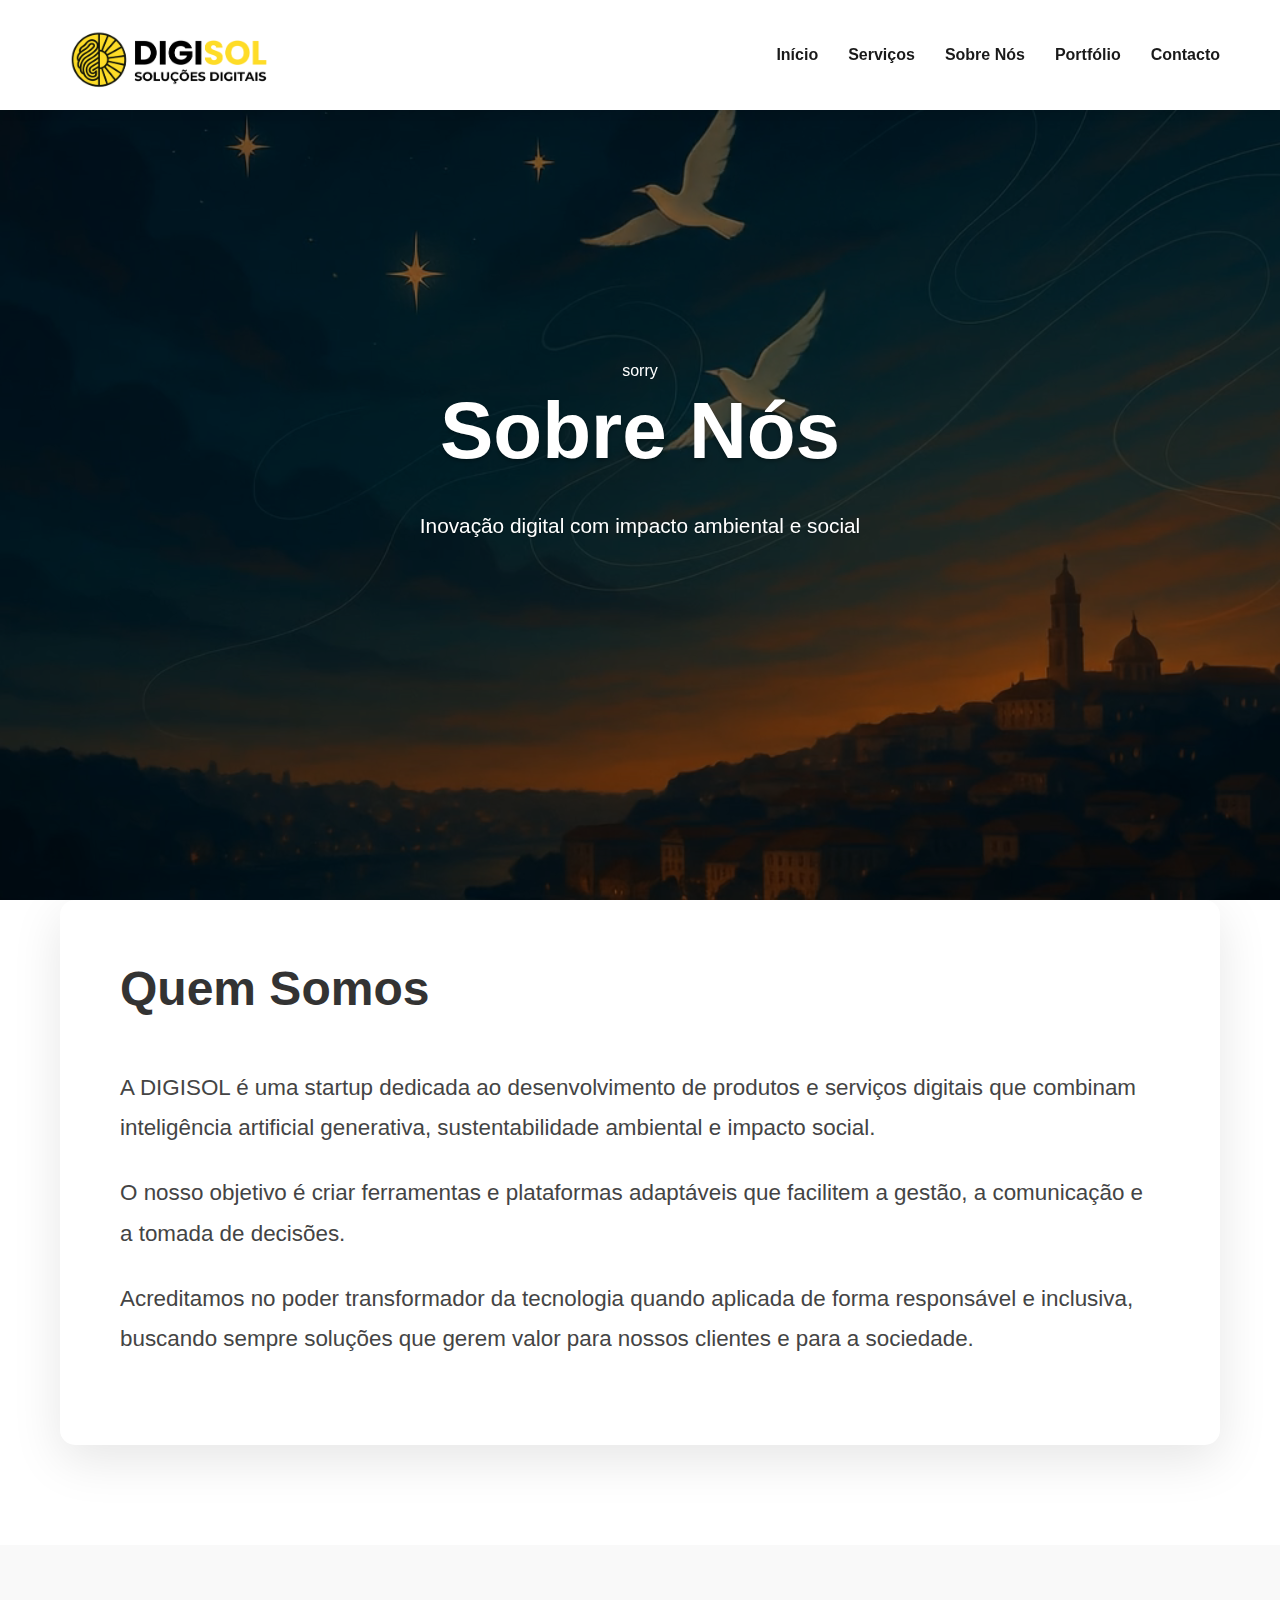
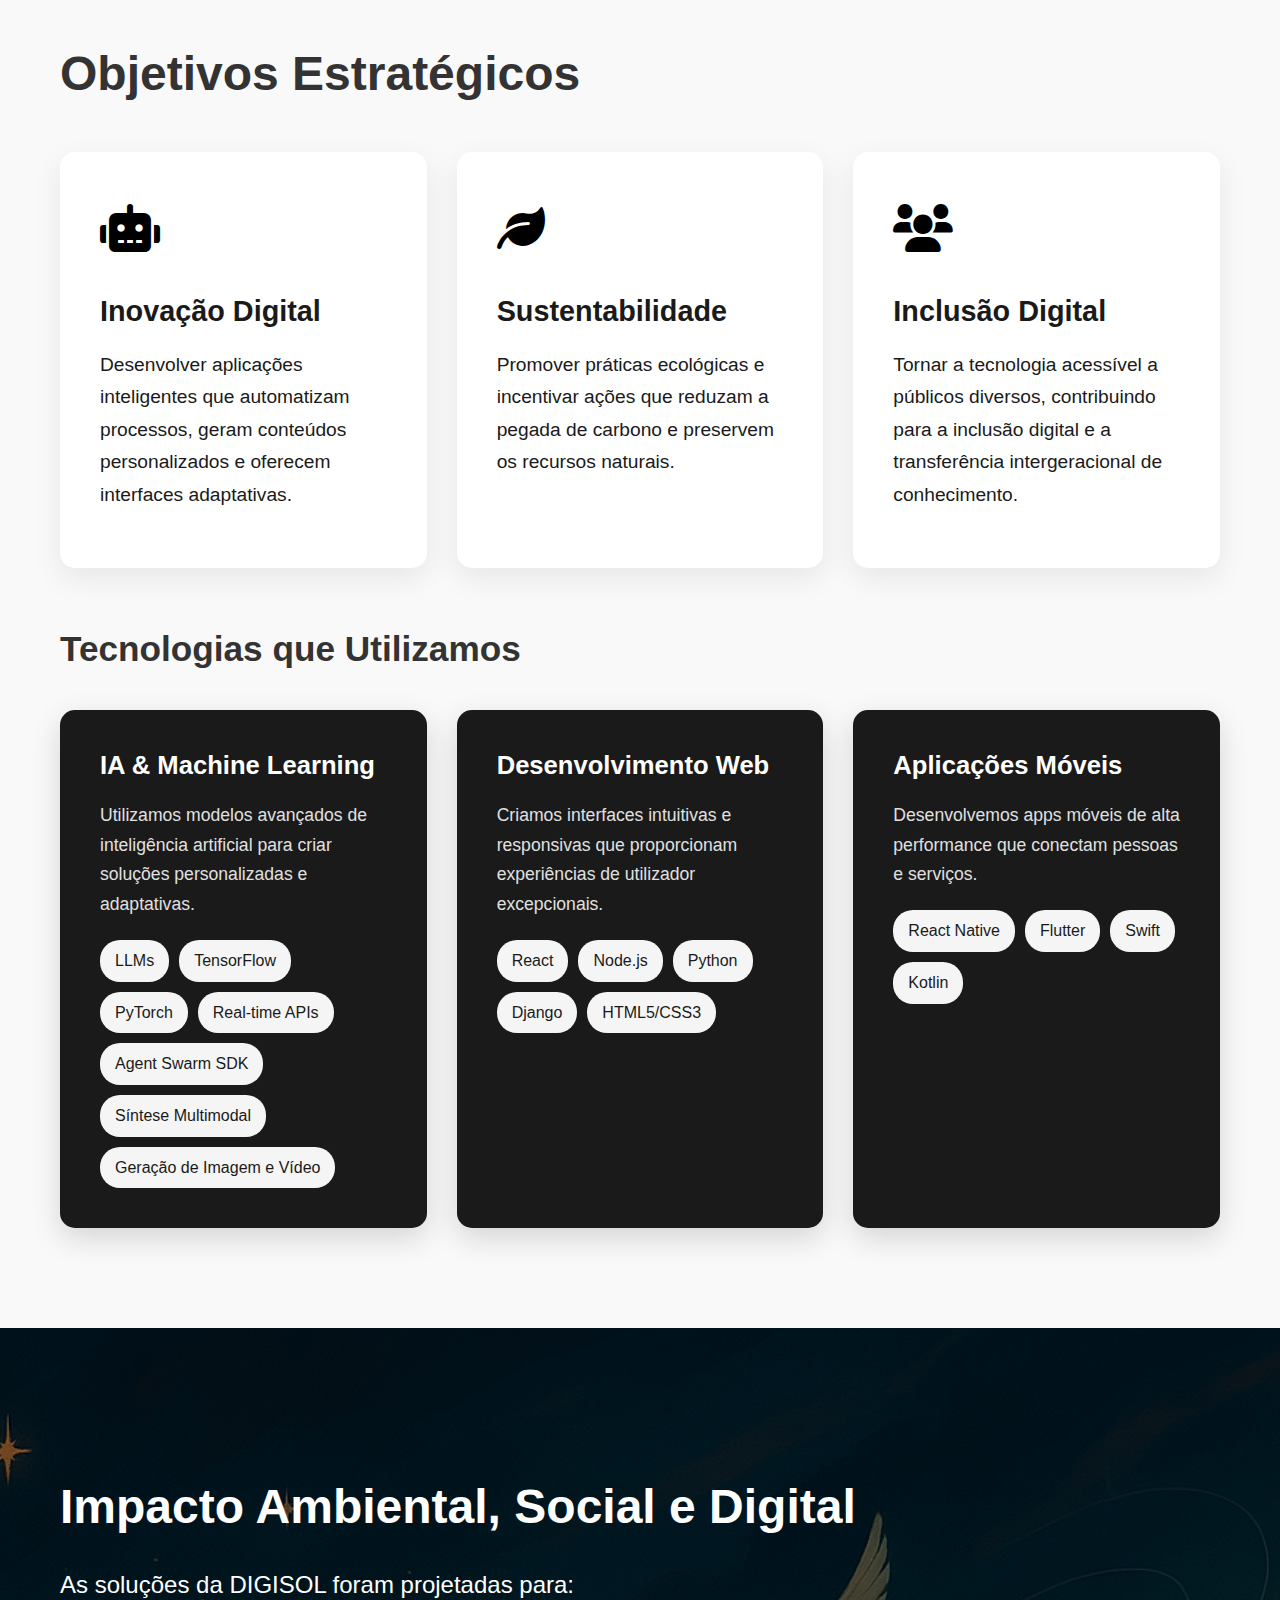
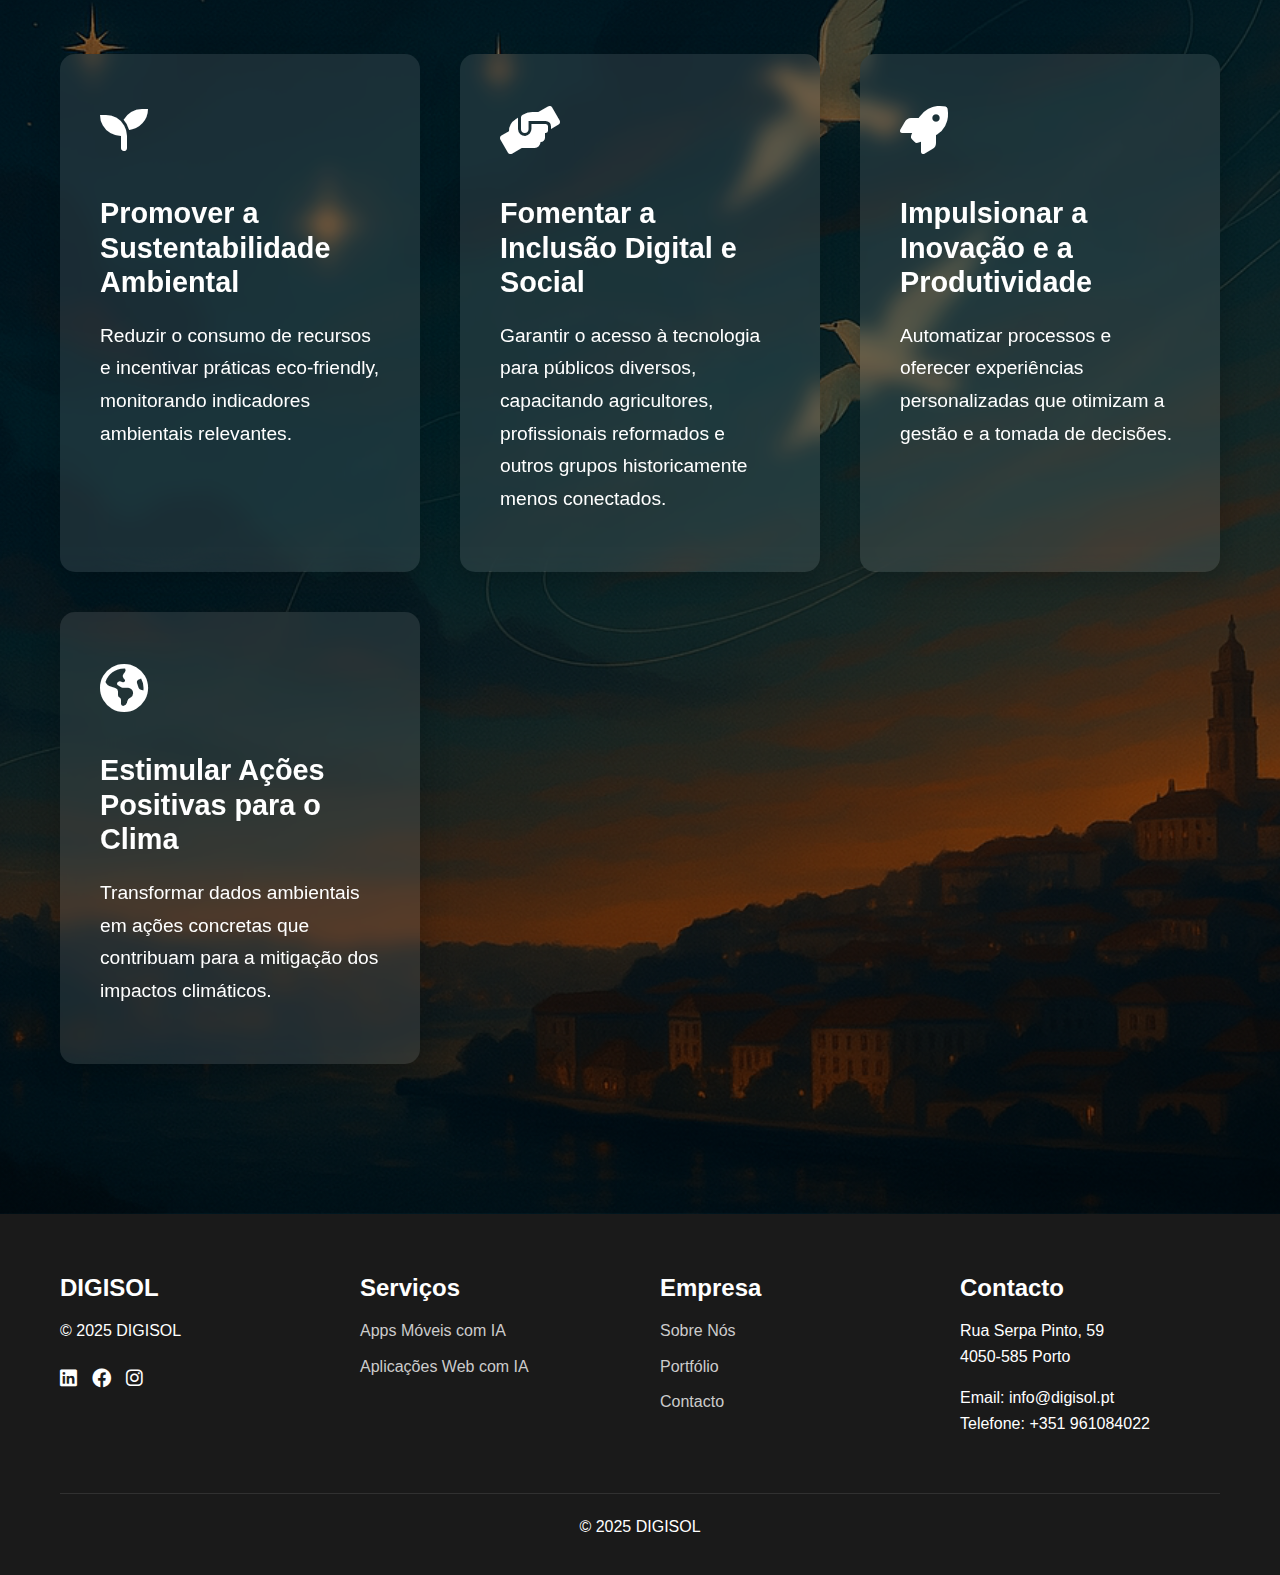
<file: html/about.html>
<!DOCTYPE html>
<html lang="pt">
<head>
    <meta charset="UTF-8">
    <meta name="viewport" content="width=device-width, initial-scale=1.0">
    <title>Sobre a DIGISOL | Inovação Digital com Impacto Ambiental e Social</title>
    <meta name="description" content="A DIGISOL é uma startup dedicada ao desenvolvimento de produtos e serviços digitais que combinam inteligência artificial generativa, sustentabilidade ambiental e impacto social.">
    <meta name="keywords" content="DIGISOL, inovação digital, impacto ambiental, impacto social, IA generativa, sustentabilidade, Portugal">
    <meta name="author" content="DIGISOL">
    <meta name="robots" content="index, follow">
    <meta property="og:title" content="Sobre a DIGISOL | Inovação Digital com Impacto">
    <meta property="og:description" content="Startup dedicada ao desenvolvimento de produtos e serviços digitais que combinam IA generativa, sustentabilidade ambiental e impacto social.">
    <meta property="og:image" content="images/logo_dg.png">
    <meta property="og:url" content="https://digisol.pt/about.html">
    <meta property="og:type" content="website">
    <meta name="twitter:card" content="summary_large_image">
    <meta name="twitter:title" content="Sobre a DIGISOL | Inovação Digital com Impacto">
    <meta name="twitter:description" content="Startup dedicada ao desenvolvimento de produtos e serviços digitais que combinam IA generativa, sustentabilidade ambiental e impacto social.">
    <meta name="twitter:image" content="images/logo_dg.png">
    <link rel="canonical" href="https://digisol.pt/about.html">
    <link rel="stylesheet" href="css/styles.css">
    <link rel="stylesheet" href="https://cdnjs.cloudflare.com/ajax/libs/font-awesome/6.0.0-beta3/css/all.min.css">
    <!-- Favicon -->
    <link rel="icon" href="images/favicon.ico" type="image/x-icon">
    <link rel="shortcut icon" href="images/favicon.ico" type="image/x-icon">
</head>
<body>
    <!-- Header -->
    <header>
        <div class="container">
            <div class="logo">
                <a href="index.html">
                    <img src="images/logo_dg.png" alt="DIGISOL Logo" class="logo-img">
                </a>
            </div>
            <nav>
                <ul>
                    <li><a href="index.html">Início</a></li>
                    <li><a href="services.html">Serviços</a></li>
                    <li><a href="about.html">Sobre Nós</a></li>
                    <li><a href="portfolio.html">Portfólio</a></li>
                    <li><a href="contact.html">Contacto</a></li>
                </ul>
            </nav>
            <div class="mobile-menu-toggle">
                <i class="fas fa-bars"></i>
            </div>
        </div>
    </header>

    <!-- About Hero Section -->
    <section class="hero about-hero">
        <video autoplay muted loop playsinline id="hero-video" style="position: absolute; width: 100%; height: 100%; object-fit: cover; z-index: 0;">
            <source src="images/porto_animated.mp4" type="video/mp4">
        </video>
        <div class="overlay" style="position: absolute; width: 100%; height: 100%; background: rgba(0, 0, 0, 0.5); z-index: 1"></div>
        <div class="container" style="height: 100%; display: flex; align-items: center; justify-content: center; position: relative; z-index: 1;">
            <div class="hero-content">sorry
                <h1 class="responsive-heading">Sobre Nós</h1>
                <p class="hero-subtitle">Inovação digital com impacto ambiental e social</p>
            </div>
        </div>
    </section>
    
    <style>
        .about-hero .hero-content {
            text-align: center;
            max-width: 1000px;
            margin: 0 auto;
        }
        
        .about-hero .responsive-heading {
            font-size: 5rem;
            margin-bottom: 30px;
            font-weight: 700;
            text-align: center;
        }
        
        .about-hero .hero-subtitle {
            font-size: 1.3rem;
            text-align: center;
            margin: 0 auto;
        }
        
        @media (max-width: 992px) {
            .about-hero .responsive-heading {
                font-size: 5.5rem;
            }
        }
        
        @media (max-width: 768px) {
            .about-hero .responsive-heading {
                font-size: 4.5rem;
                text-align: center;
            }
            
            .about-hero .hero-content {
                text-align: center;
                margin: 0 auto;
            }
            
            .about-hero .hero-subtitle {
                text-align: center;
                margin: 0 auto;
            }
        }
        
        @media (max-width: 480px) {
            .about-hero .responsive-heading {
                font-size: 3.5rem;
            }
            
            .about-hero .hero-subtitle {
                font-size: 1.4rem;
            }
        }
    </style>
    
    <!-- Quem Somos Section -->
    <section class="about-section">
        <div class="container">
            <div class="about-card">
                <h2 class="section-title" style="text-align: left !important;">Quem Somos</h2>
                <div style="text-align: left;">
                    <p class="about-text" style="text-align: left !important;">A DIGISOL é uma startup dedicada ao desenvolvimento de produtos e serviços digitais que combinam inteligência artificial generativa, sustentabilidade ambiental e impacto social.</p>
                    <p class="about-text" style="text-align: left !important;">O nosso objetivo é criar ferramentas e plataformas adaptáveis que facilitem a gestão, a comunicação e a tomada de decisões.</p>
                    <p class="about-text" style="text-align: left !important;">Acreditamos no poder transformador da tecnologia quando aplicada de forma responsável e inclusiva, buscando sempre soluções que gerem valor para nossos clientes e para a sociedade.</p>
                </div>
            </div>
        </div>
    </section>
    
    <style>
        .about-section {
            padding: 100px 0;
        }
        
        .about-card {
            background-color: white;
            border-radius: 15px;
            box-shadow: 0 15px 50px rgba(0, 0, 0, 0.1);
            padding: 60px;
            margin-top: -100px;
        }
        
        .section-title {
            margin-bottom: 50px;
            font-size: 3rem;
            color: #333;
            text-align: left;
        }
        
        .about-text {
            font-size: 1.4rem;
            line-height: 1.8;
            margin-bottom: 25px;
            color: #444;
            text-align: left;
        }
        
        @media (max-width: 768px) {
            .about-card {
                padding: 30px;
                margin-top: -50px;
            }
            
            .section-title {
                font-size: 2.2rem;
                text-align: center;
                margin-bottom: 30px;
            }
            
            .about-text {
                font-size: 1.1rem;
                text-align: center;
            }
        }
        
        @media (max-width: 480px) {
            .about-section {
                padding: 80px 0;
            }
            
            .about-card {
                padding: 20px;
            }
            
            .section-title {
                font-size: 1.8rem;
            }
            
            .about-text {
                font-size: 1rem;
            }
        }
        
        .objectives-section {
            background-color: #f9f9f9;
            padding: 100px 0;
            position: relative;
        }
        
        .objectives-grid {
            display: grid;
            grid-template-columns: repeat(3, 1fr);
            gap: 30px;
        }
        
        .objective-card {
            background-color: white;
            padding: 40px;
            border-radius: 15px;
            box-shadow: 0 10px 30px rgba(0, 0, 0, 0.08);
        }
        
        .objective-icon {
            font-size: 3rem;
            color: #000000;
            margin-bottom: 25px;
        }
        
        .objective-title {
            font-size: 1.8rem;
            margin-bottom: 20px;
            text-align: left;
        }
        
        .objective-text {
            font-size: 1.2rem;
            line-height: 1.7;
            text-align: left;
        }
        
        @media (max-width: 992px) {
            .objectives-grid {
                grid-template-columns: repeat(2, 1fr);
                gap: 20px;
            }
        }
        
        @media (max-width: 768px) {
            .objectives-grid {
                grid-template-columns: 1fr;
            }
            
            .objective-title {
                text-align: center;
                font-size: 1.6rem;
            }
            
            .objective-text {
                text-align: center;
                font-size: 1.1rem;
            }
            
            .objective-icon {
                text-align: center;
            }
        }
        
        @media (max-width: 480px) {
            .objectives-section {
                padding: 60px 0;
            }
            
            .objective-card {
                padding: 25px;
            }
            
            .objective-title {
                font-size: 1.4rem;
            }
            
            .objective-text {
                font-size: 1rem;
            }
        }
    </style>

    <!-- Objetivos Estratégicos e Tecnologias -->
    <section class="objectives-section">
        <div class="container">
            <h2 class="section-title">Objetivos Estratégicos</h2>
            <div class="objectives-grid">
                <!-- Objetivos Cards -->
                <div class="objective-card">
                    <div class="objective-icon">
                        <i class="fas fa-robot"></i>
                    </div>
                    <h3 class="objective-title">Inovação Digital</h3>
                    <p class="objective-text">Desenvolver aplicações inteligentes que automatizam processos, geram conteúdos personalizados e oferecem interfaces adaptativas.</p>
                </div>
                
                <div class="objective-card">
                    <div class="objective-icon">
                        <i class="fas fa-leaf"></i>
                    </div>
                    <h3 class="objective-title">Sustentabilidade</h3>
                    <p class="objective-text">Promover práticas ecológicas e incentivar ações que reduzam a pegada de carbono e preservem os recursos naturais.</p>
                </div>
                
                <div class="objective-card">
                    <div class="objective-icon">
                        <i class="fas fa-users"></i>
                    </div>
                    <h3 class="objective-title">Inclusão Digital</h3>
                    <p class="objective-text">Tornar a tecnologia acessível a públicos diversos, contribuindo para a inclusão digital e a transferência intergeracional de conhecimento.</p>
                </div>
            </div>
            
            <!-- Technologies Section -->
            <h3 class="tech-title">Tecnologias que Utilizamos</h3>
            <div class="tech-grid">
            
            <style>
                .tech-title {
                    font-size: 2.2rem;
                    margin: 60px 0 40px;
                    text-align: left;
                    color: #333;
                }
                
                .tech-grid {
                    display: grid;
                    grid-template-columns: repeat(3, 1fr);
                    gap: 30px;
                }
                
                @media (max-width: 992px) {
                    .tech-grid {
                        grid-template-columns: repeat(2, 1fr);
                        gap: 20px;
                    }
                }
                
                @media (max-width: 768px) {
                    .tech-grid {
                        grid-template-columns: 1fr;
                    }
                    
                    .tech-title {
                        font-size: 1.8rem;
                        text-align: center;
                    }
                }
                
                @media (max-width: 480px) {
                    .tech-title {
                        font-size: 1.6rem;
                        margin: 40px 0 30px;
                    }
                }
            </style>
                <!-- IA & Machine Learning -->
                <div class="tech-card">
                    <h4 class="tech-card-title">IA & Machine Learning</h4>
                    <p class="tech-card-text">Utilizamos modelos avançados de inteligência artificial para criar soluções personalizadas e adaptativas.</p>
                    <div class="tech-tags">
                        <span class="tech-tag">LLMs</span>
                        <span class="tech-tag">TensorFlow</span>
                        <span class="tech-tag">PyTorch</span>
                        <span class="tech-tag">Real-time APIs</span>
                        <span class="tech-tag">Agent Swarm SDK</span>
                        <span class="tech-tag">Síntese Multimodal</span>
                        <span class="tech-tag">Geração de Imagem e Vídeo</span>
                    </div>
                </div>
                
                <style>
                    .tech-card {
                        background-color: #1a1a1a;
                        padding: 40px;
                        border-radius: 15px;
                        box-shadow: 0 10px 30px rgba(0, 0, 0, 0.15);
                    }
                    
                    .tech-card-title {
                        font-size: 1.6rem;
                        margin-bottom: 20px;
                        text-align: left;
                        color: white;
                    }
                    
                    .tech-card-text {
                        font-size: 1.1rem;
                        line-height: 1.7;
                        margin-bottom: 20px;
                        text-align: left;
                        color: #e0e0e0;
                    }
                    
                    .tech-tags {
                        display: flex;
                        flex-wrap: wrap;
                        gap: 10px;
                    }
                    
                    .tech-tag {
                        display: inline-block;
                        padding: 8px 15px;
                        background-color: #f5f5f5;
                        border-radius: 20px;
                        font-size: 1rem;
                    }
                    
                    @media (max-width: 768px) {
                        .tech-card {
                            padding: 30px;
                        }
                        
                        .tech-card-title {
                            text-align: center;
                            font-size: 1.4rem;
                        }
                        
                        .tech-card-text {
                            text-align: center;
                            font-size: 1rem;
                        }
                        
                        .tech-tags {
                            justify-content: center;
                        }
                    }
                    
                    @media (max-width: 480px) {
                        .tech-card {
                            padding: 20px;
                        }
                        
                        .tech-tag {
                            padding: 6px 12px;
                            font-size: 0.9rem;
                        }
                    }
                </style>
                
                <!-- Desenvolvimento Web -->
                <div class="tech-card">
                    <h4 class="tech-card-title">Desenvolvimento Web</h4>
                    <p class="tech-card-text">Criamos interfaces intuitivas e responsivas que proporcionam experiências de utilizador excepcionais.</p>
                    <div class="tech-tags">
                        <span class="tech-tag">React</span>
                        <span class="tech-tag">Node.js</span>
                        <span class="tech-tag">Python</span>
                        <span class="tech-tag">Django</span>
                        <span class="tech-tag">HTML5/CSS3</span>
                    </div>
                </div>
                
                <!-- Aplicações Móveis -->
                <div class="tech-card">
                    <h4 class="tech-card-title">Aplicações Móveis</h4>
                    <p class="tech-card-text">Desenvolvemos apps móveis de alta performance que conectam pessoas e serviços.</p>
                    <div class="tech-tags">
                        <span class="tech-tag">React Native</span>
                        <span class="tech-tag">Flutter</span>
                        <span class="tech-tag">Swift</span>
                        <span class="tech-tag">Kotlin</span>
                    </div>
                </div>
            </div>
        </div>
    </section>

    <!-- Impacto -->
    <section class="impact-section">
        <div class="container">
            <h2 class="impact-title">Impacto Ambiental, Social e Digital</h2>
            <p class="impact-subtitle">As soluções da DIGISOL foram projetadas para:</p>
            <div class="impact-grid">
            
            <style>
                .impact-section {
                    background: linear-gradient(rgba(0, 0, 0, 0.5), rgba(0, 0, 0, 0.5)), url('images/bkg3.png');
                    background-size: cover;
                    background-position: center;
                    padding: 150px 0;
                    color: white;
                    position: relative;
                }
                
                .impact-title {
                    font-size: 3rem;
                    margin-bottom: 30px;
                    text-align: left;
                }
                
                .impact-subtitle {
                    font-size: 1.5rem;
                    margin-bottom: 50px;
                    text-align: left;
                }
                
                .impact-grid {
                    display: grid;
                    grid-template-columns: repeat(auto-fit, minmax(300px, 1fr));
                    gap: 40px;
                }
                
                @media (max-width: 992px) {
                    .impact-grid {
                        grid-template-columns: repeat(2, 1fr);
                    }
                    
                    .impact-title {
                        font-size: 2.5rem;
                    }
                    
                    .impact-subtitle {
                        font-size: 1.3rem;
                    }
                }
                
                @media (max-width: 768px) {
                    .impact-section {
                        padding: 100px 0;
                    }
                    
                    .impact-grid {
                        grid-template-columns: 1fr;
                        gap: 30px;
                    }
                    
                    .impact-title {
                        font-size: 2.2rem;
                        text-align: center;
                    }
                    
                    .impact-subtitle {
                        font-size: 1.2rem;
                        text-align: center;
                        margin-bottom: 40px;
                    }
                }
                
                @media (max-width: 480px) {
                    .impact-section {
                        padding: 80px 0;
                    }
                    
                    .impact-title {
                        font-size: 1.8rem;
                    }
                    
                    .impact-subtitle {
                        font-size: 1.1rem;
                        margin-bottom: 30px;
                    }
                }
            </style>
                <div class="impact-card">
                    <div class="impact-icon">
                        <i class="fas fa-seedling"></i>
                    </div>
                    <h3 class="impact-card-title">Promover a Sustentabilidade Ambiental</h3>
                    <p class="impact-card-text">Reduzir o consumo de recursos e incentivar práticas eco-friendly, monitorando indicadores ambientais relevantes.</p>
                </div>
                
                <style>
                    .impact-card {
                        background-color: rgba(255, 255, 255, 0.1);
                        backdrop-filter: blur(10px);
                        padding: 40px;
                        border-radius: 15px;
                        box-shadow: 0 10px 30px rgba(0, 0, 0, 0.2);
                    }
                    
                    .impact-icon {
                        font-size: 3rem;
                        color: #ffffff;
                        margin-bottom: 25px;
                    }
                    
                    .impact-card-title {
                        font-size: 1.8rem;
                        margin-bottom: 20px;
                        text-align: left;
                    }
                    
                    .impact-card-text {
                        font-size: 1.2rem;
                        line-height: 1.7;
                        text-align: left;
                    }
                    
                    @media (max-width: 768px) {
                        .impact-card {
                            padding: 30px;
                        }
                        
                        .impact-card-title {
                            font-size: 1.6rem;
                            text-align: center;
                        }
                        
                        .impact-card-text {
                            font-size: 1.1rem;
                            text-align: center;
                        }
                        
                        .impact-icon {
                            text-align: center;
                            margin-bottom: 20px;
                        }
                    }
                    
                    @media (max-width: 480px) {
                        .impact-card {
                            padding: 25px;
                        }
                        
                        .impact-card-title {
                            font-size: 1.4rem;
                        }
                        
                        .impact-card-text {
                            font-size: 1rem;
                        }
                    }
                </style>
                <div class="impact-card">
                    <div class="impact-icon">
                        <i class="fas fa-hands-helping"></i>
                    </div>
                    <h3 class="impact-card-title">Fomentar a Inclusão Digital e Social</h3>
                    <p class="impact-card-text">Garantir o acesso à tecnologia para públicos diversos, capacitando agricultores, profissionais reformados e outros grupos historicamente menos conectados.</p>
                </div>
                <div class="impact-card">
                    <div class="impact-icon">
                        <i class="fas fa-rocket"></i>
                    </div>
                    <h3 class="impact-card-title">Impulsionar a Inovação e a Produtividade</h3>
                    <p class="impact-card-text">Automatizar processos e oferecer experiências personalizadas que otimizam a gestão e a tomada de decisões.</p>
                </div>
                <div class="impact-card">
                    <div class="impact-icon">
                        <i class="fas fa-globe-americas"></i>
                    </div>
                    <h3 class="impact-card-title">Estimular Ações Positivas para o Clima</h3>
                    <p class="impact-card-text">Transformar dados ambientais em ações concretas que contribuam para a mitigação dos impactos climáticos.</p>
                </div>
            </div>

        </div>
    </section>


    <!-- Footer -->
    <footer>
        <div class="container">
            <div class="footer-grid">
                <div class="footer-col">
                    <h3>DIGISOL</h3>
                    <p>&copy; 2025 DIGISOL</p>
                    <div class="social-links">
                        <a href="#"><i class="fab fa-linkedin"></i></a>
                        <a href="#"><i class="fab fa-facebook"></i></a>
                        <a href="#"><i class="fab fa-instagram"></i></a>
                    </div>
                </div>
                <div class="footer-col">
                    <h3>Serviços</h3>
                    <ul>
                        <li><a href="services.html#ai-mobile-apps">Apps Móveis com IA</a></li>
                        <li><a href="services.html#ai-web-apps">Aplicações Web com IA</a></li>
                    </ul>
                </div>
                <div class="footer-col">
                    <h3>Empresa</h3>
                    <ul>
                        <li><a href="about.html">Sobre Nós</a></li>
                        <li><a href="portfolio.html">Portfólio</a></li>
                        <li><a href="contact.html">Contacto</a></li>
                    </ul>
                </div>
                <div class="footer-col">
                    <h3>Contacto</h3>
                    <p>Rua Serpa Pinto, 59<br>4050-585 Porto</p>
                    <p>Email: info@digisol.pt<br>Telefone: +351 961084022</p>
                </div>
            </div>
            <div class="copyright">
                <p>&copy; 2025 DIGISOL</p>
            </div>
        </div>
    </footer>

    <script src="js/main.js"></script>
</body>
</html>
</file>
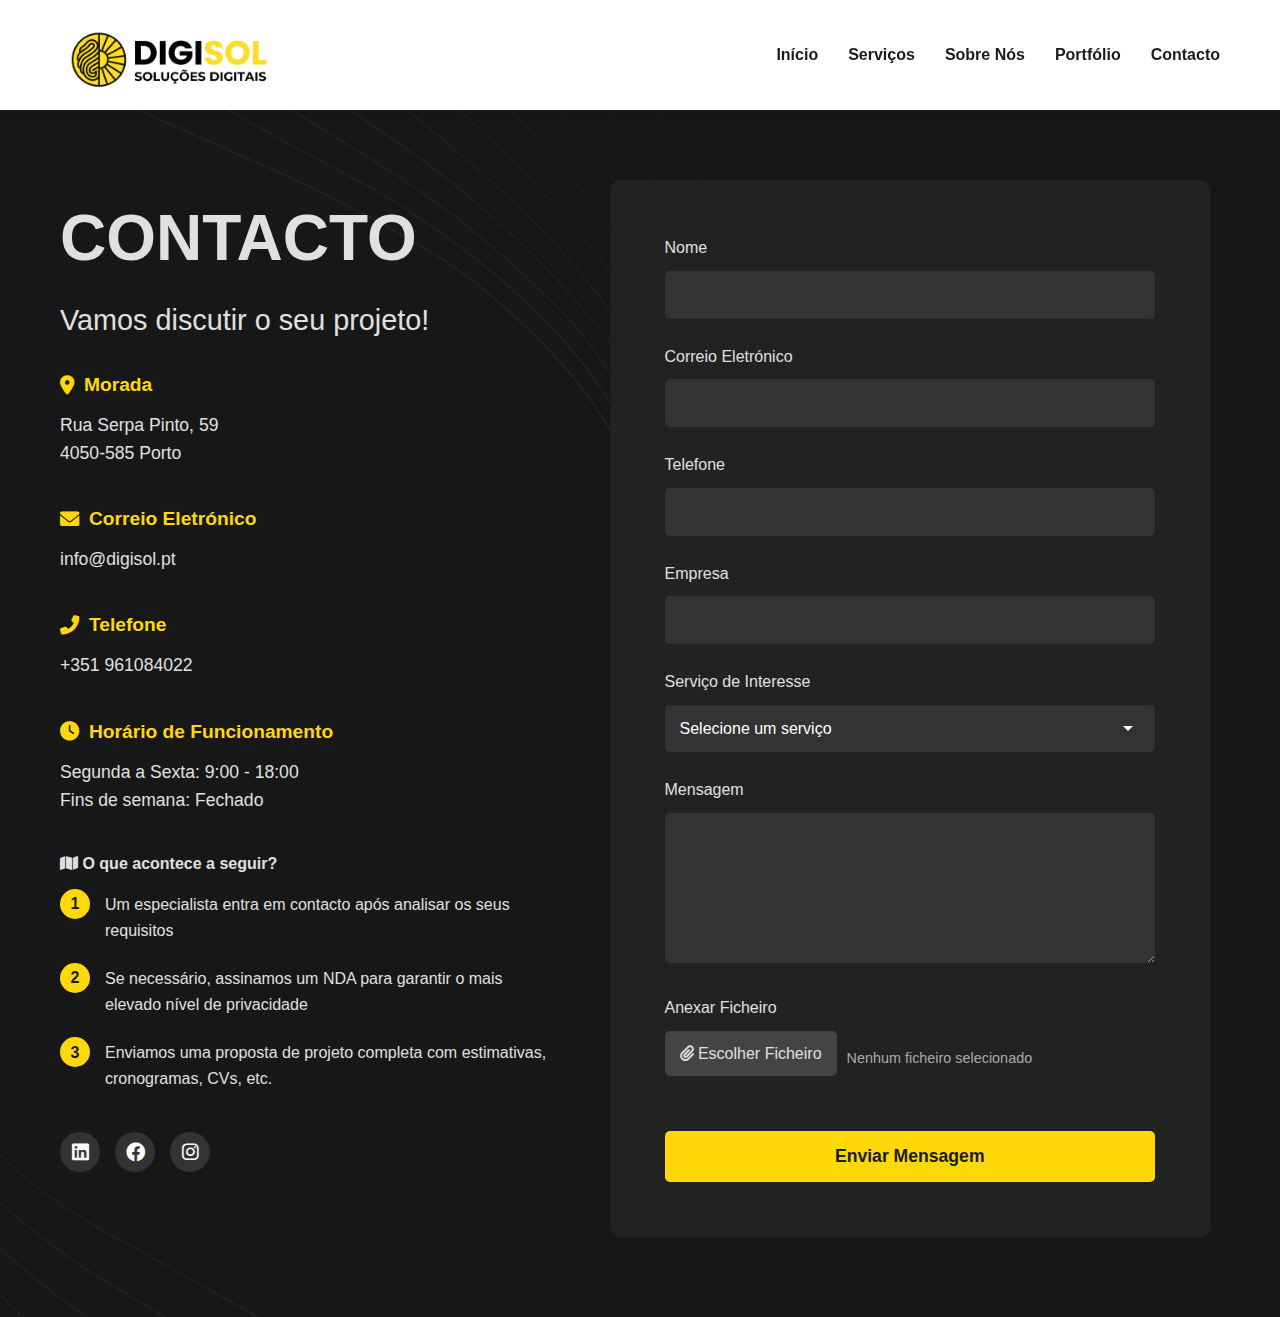
<file: html/contact.html>
<!DOCTYPE html>
<html lang="pt">
<head>
    <meta charset="UTF-8">
    <meta name="viewport" content="width=device-width, initial-scale=1.0">
    <title>Contacte a DIGISOL | Soluções Digitais em Portugal</title>
    <meta name="description" content="Entre em contacto com a DIGISOL para discutir o seu projeto digital. Oferecemos soluções inovadoras com inteligência artificial em toda Portugal.">
    <meta name="keywords" content="contacto, DIGISOL, soluções digitais, inteligência artificial, desenvolvimento web, Portugal">
    <meta name="author" content="DIGISOL">
    <meta name="robots" content="index, follow">
    <meta property="og:title" content="Contacte a DIGISOL | Soluções Digitais em Portugal">
    <meta property="og:description" content="Entre em contacto com a DIGISOL para discutir o seu projeto digital. Oferecemos soluções inovadoras com IA em Portugal.">
    <meta property="og:image" content="images/logo_dg.png">
    <meta property="og:url" content="https://digisol.pt/contact.html">
    <meta property="og:type" content="website">
    <meta name="twitter:card" content="summary_large_image">
    <meta name="twitter:title" content="Contacte a DIGISOL | Soluções Digitais em Portugal">
    <meta name="twitter:description" content="Entre em contacto com a DIGISOL para discutir o seu projeto digital. Oferecemos soluções inovadoras com IA em Portugal.">
    <meta name="twitter:image" content="images/logo_dg.png">
    <link rel="canonical" href="https://digisol.pt/contact.html">
    <link rel="stylesheet" href="css/styles.css">
    <link rel="stylesheet" href="https://cdnjs.cloudflare.com/ajax/libs/font-awesome/6.0.0-beta3/css/all.min.css">
    <!-- Favicon -->
    <link rel="icon" href="images/favicon.ico" type="image/x-icon">
    <link rel="shortcut icon" href="images/favicon.ico" type="image/x-icon">
    <style>
        body {
            margin: 0;
            padding: 0;
            color: #fff;
        }
        
        .contact-section {
            background: linear-gradient(rgba(26, 26, 26, 0.85), rgba(26, 26, 26, 0.85)), url('images/bkg7.png');
            background-size: cover;
            background-position: center;
            min-height: 100vh;
            display: flex;
            align-items: center;
            padding-top: 180px;
            padding-bottom: 80px;
        }
        
        .contact-container {
            max-width: 1200px;
            margin: 0 auto;
            padding: 0 20px;
        }
        
        .contact-info h1 {
            font-size: 4rem;
            margin-bottom: 20px;
            font-weight: 700;
            text-align: left;
        }
        
        @media (max-width: 992px) {
            .contact-info h1 {
                font-size: 3.5rem;
            }
        }
        
        @media (max-width: 768px) {
            .contact-grid {
                grid-template-columns: 1fr;
            }
            
            .contact-info h1 {
                font-size: 3rem;
                text-align: center;
                margin-top: 0;
            }
            
            .contact-info h2 {
                text-align: center;
            }
            
            .contact-info .hero-subtitle {
                text-align: left !important;
            }
            
            .contact-section {
                padding-top: 160px;
            }
        }
        
        @media (max-width: 480px) {
            .contact-info h1 {
                font-size: 2.5rem;
                margin-top: 0;
            }
            
            .contact-info h2 {
                font-size: 1.5rem;
            }
            
            .contact-info .hero-subtitle {
                text-align: left !important;
                font-size: 1.5rem;
            }
            
            .contact-section {
                padding-top: 140px;
                min-height: auto;
            }
        }
        
        .contact-info h2 {
            font-size: 2rem;
            font-weight: 400;
            margin-bottom: 40px;
            color: #e0e0e0;
            text-align: left;
        }
        
        .contact-info .hero-subtitle {
            font-size: 1.8rem;
            font-weight: 500;
            margin-bottom: 30px;
            text-align: left !important;
        }
        
        .contact-grid {
            display: grid;
            grid-template-columns: 0.9fr 1.1fr;
            gap: 50px;
            padding: 0;
        }
        
        .contact-form {
            background-color: #222;
            padding: 55px;
            border-radius: 10px;
            margin-right: 10px;
        }
        
        .form-group {
            margin-bottom: 25px;
        }
        
        .form-group label {
            display: block;
            margin-bottom: 10px;
            font-weight: 500;
            color: #e0e0e0;
        }
        
        .form-group input,
        .form-group textarea,
        .form-group select {
            width: 100%;
            padding: 15px;
            background-color: #333;
            border: none;
            border-radius: 5px;
            color: #fff;
            font-size: 1rem;
        }
        
        .form-group input:focus,
        .form-group textarea:focus,
        .form-group select:focus {
            outline: none;
            box-shadow: 0 0 0 2px var(--primary-color);
        }
        
        .form-group textarea {
            min-height: 150px;
            resize: vertical;
        }
        
        .form-group select {
            appearance: none;
            background-image: url('data:image/svg+xml;utf8,<svg fill="white" height="24" viewBox="0 0 24 24" width="24" xmlns="http://www.w3.org/2000/svg"><path d="M7 10l5 5 5-5z"/><path d="M0 0h24v24H0z" fill="none"/></svg>');
            background-repeat: no-repeat;
            background-position: right 15px center;
        }
        
        .submit-btn {
            background-color: var(--primary-color);
            color: var(--dark-color);
            font-size: 1.1rem;
            font-weight: 700;
            padding: 15px 40px;
            border: none;
            border-radius: 5px;
            cursor: pointer;
            transition: all 0.3s ease;
            display: inline-block;
            margin-top: 20px;
            width: 100%;
        }
        
        .submit-btn:hover {
            background-color: var(--secondary-color);
        }
        
        .contact-info {
            color: #e0e0e0;
        }
        
        .contact-info h3 {
            font-size: 1.8rem;
            margin-bottom: 30px;
            color: #fff;
        }
        
        .info-item {
            margin-bottom: 40px;
        }
        
        .info-item h4 {
            font-size: 1.2rem;
            margin-bottom: 15px;
            color: var(--primary-color);
            display: flex;
            align-items: center;
        }
        
        .info-item h4 i {
            margin-right: 10px;
        }
        
        .info-item p {
            font-size: 1.1rem;
            line-height: 1.6;
        }
        
        
        .social-links {
            display: flex;
            gap: 15px;
            margin-top: 20px;
        }
        
        .social-links a {
            display: inline-flex;
            align-items: center;
            justify-content: center;
            width: 40px;
            height: 40px;
            background-color: #333;
            border-radius: 50%;
            color: #fff;
            transition: all 0.3s ease;
            text-decoration: none;
        }
        
        .social-links a:hover {
            background-color: var(--primary-color);
            color: var(--dark-color);
        }
        
        .roadmap {
            margin-top: 40px;
            margin-bottom: 40px;
        }
        
        .roadmap-item {
            display: flex;
            align-items: flex-start;
            margin-bottom: 20px;
        }
        
        .roadmap-number {
            display: flex;
            align-items: center;
            justify-content: center;
            width: 30px;
            height: 30px;
            background-color: var(--primary-color);
            color: var(--dark-color);
            border-radius: 50%;
            font-weight: bold;
            margin-right: 15px;
            flex-shrink: 0;
        }
        
        .roadmap-item p {
            margin: 0;
            padding-top: 3px;
        }
        
        .file-input-container {
            position: relative;
            display: flex;
            align-items: center;
        }
        
        .file-input {
            position: absolute;
            left: 0;
            top: 0;
            opacity: 0;
            width: 0.1px;
            height: 0.1px;
        }
        
        .file-label {
            display: inline-block;
            background-color: #444;
            color: #fff;
            padding: 10px 15px;
            border-radius: 5px;
            cursor: pointer;
            margin-right: 10px;
            transition: all 0.3s ease;
        }
        
        .file-label:hover {
            background-color: #555;
        }
        
        .file-name {
            color: #aaa;
            font-size: 0.9rem;
        }
        
        @media (max-width: 992px) {
            .contact-grid {
                grid-template-columns: 1fr;
                gap: 40px;
            }
            
            .contact-info h1 {
                font-size: 3rem;
            }
            
            .contact-info h2 {
                font-size: 1.6rem;
            }
        }
    </style>
</head>
<body>
    <!-- Header -->
    <header>
        <div class="container">
            <div class="logo">
                <a href="index.html">
                    <img src="images/logo_dg.png" alt="DIGISOL Logo" class="logo-img">
                </a>
            </div>
            <nav>
                <ul>
                    <li><a href="index.html">Início</a></li>
                    <li><a href="services.html">Serviços</a></li>
                    <li><a href="about.html">Sobre Nós</a></li>
                    <li><a href="portfolio.html">Portfólio</a></li>
                    <li><a href="contact.html">Contacto</a></li>
                </ul>
            </nav>
            <div class="mobile-menu-toggle">
                <i class="fas fa-bars" style="color: #000;"></i>
            </div>
        </div>
    </header>

    <!-- Contact Section -->
    <section class="contact-section">
        <div class="contact-container">
            <div class="contact-grid">
                <div class="contact-info">
                    <h1 class="responsive-heading" style="margin-top: 0; padding-top: 20px; text-align: left;">CONTACTO</h1>
                    <p class="hero-subtitle" style="text-align: left !important;">Vamos discutir o seu projeto!</p>
                    
                    <div class="info-item">
                        <h4><i class="fas fa-map-marker-alt"></i> Morada</h4>
                        <p>Rua Serpa Pinto, 59<br>4050-585 Porto</p>
                    </div>
                    
                    <div class="info-item">
                        <h4><i class="fas fa-envelope"></i> Correio Eletrónico</h4>
                        <p>info@digisol.pt</p>
                    </div>
                    
                    <div class="info-item">
                        <h4><i class="fas fa-phone-alt"></i> Telefone</h4>
                        <p>+351 961084022</p>
                    </div>
                    
                    <div class="info-item">
                        <h4><i class="fas fa-clock"></i> Horário de Funcionamento</h4>
                        <p>Segunda a Sexta: 9:00 - 18:00<br>Fins de semana: Fechado</p>
                    </div>
                    
                    <div class="roadmap">
                        <h4><i class="fas fa-map"></i> O que acontece a seguir?</h4>
                        <div class="roadmap-item">
                            <div class="roadmap-number">1</div>
                            <p>Um especialista entra em contacto após analisar os seus requisitos</p>
                        </div>
                        <div class="roadmap-item">
                            <div class="roadmap-number">2</div>
                            <p>Se necessário, assinamos um NDA para garantir o mais elevado nível de privacidade</p>
                        </div>
                        <div class="roadmap-item">
                            <div class="roadmap-number">3</div>
                            <p>Enviamos uma proposta de projeto completa com estimativas, cronogramas, CVs, etc.</p>
                        </div>
                    </div>
                    
                    
                    <div class="social-links">
                        <a href="#"><i class="fab fa-linkedin"></i></a>
                        <a href="#"><i class="fab fa-facebook"></i></a>
                        <a href="#"><i class="fab fa-instagram"></i></a>
                    </div>
                </div>
                
                <div class="contact-form">
                    <form id="contactForm">
                        <div class="form-group">
                            <label for="name">Nome</label>
                            <input type="text" id="name" name="name" required>
                        </div>
                        <div class="form-group">
                            <label for="email">Correio Eletrónico</label>
                            <input type="email" id="email" name="email" required>
                        </div>
                        <div class="form-group">
                            <label for="phone">Telefone</label>
                            <input type="tel" id="phone" name="phone">
                        </div>
                        <div class="form-group">
                            <label for="company">Empresa</label>
                            <input type="text" id="company" name="company">
                        </div>
                        <div class="form-group">
                            <label for="service">Serviço de Interesse</label>
                            <select id="service" name="service">
                                <option value="">Selecione um serviço</option>
                                <option value="web">Desenvolvimento Web</option>
                                <option value="mobile">Aplicações Móveis</option>
                                <option value="ai">Inteligência Artificial</option>
                                <option value="consulting">Consultoria</option>
                                <option value="other">Outro</option>
                            </select>
                        </div>
                        <div class="form-group">
                            <label for="message">Mensagem</label>
                            <textarea id="message" name="message" rows="5" required></textarea>
                        </div>
                        <div class="form-group">
                            <label for="attachment">Anexar Ficheiro</label>
                            <div class="file-input-container">
                                <input type="file" id="attachment" name="attachment" class="file-input">
                                <label for="attachment" class="file-label"><i class="fas fa-paperclip"></i> Escolher Ficheiro</label>
                                <span class="file-name">Nenhum ficheiro selecionado</span>
                            </div>
                        </div>
                        <button type="submit" class="submit-btn">Enviar Mensagem</button>
                    </form>
                </div>
            </div>
        </div>
    </section>

    <script src="js/main.js"></script>
</body>
</html>
</file>
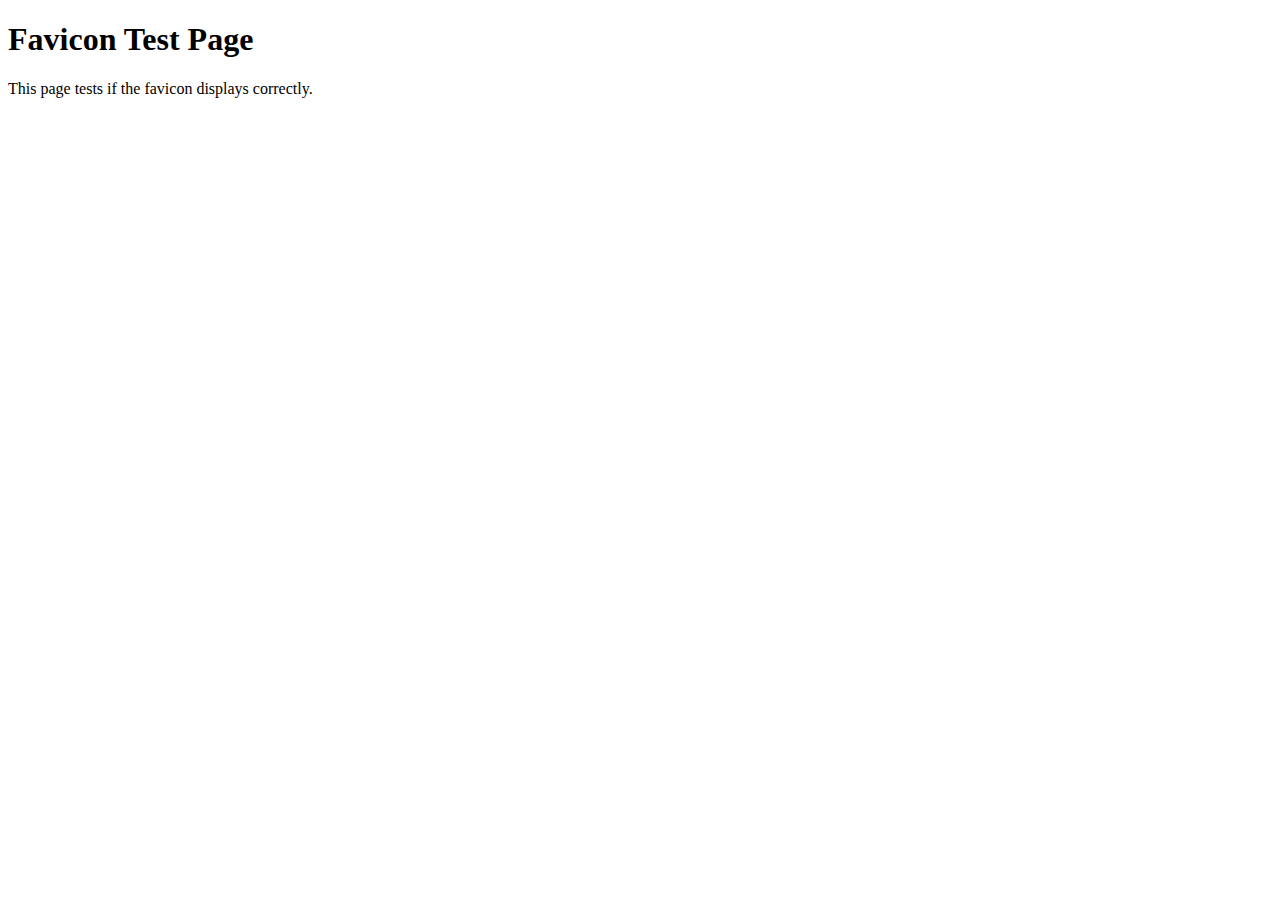
<file: html/favicon-test.html>
<!DOCTYPE html>
<html lang="pt">
<head>
    <meta charset="UTF-8">
    <meta name="viewport" content="width=device-width, initial-scale=1.0">
    <title>Favicon Test</title>
    
    <!-- Basic Favicon -->
    <link rel="icon" href="favicon.ico">
    
    <!-- Alternative formats -->
    <link rel="icon" type="image/png" href="images/logo_dg.png">
    <link rel="apple-touch-icon" href="images/logo_dg.png">
</head>
<body>
    <h1>Favicon Test Page</h1>
    <p>This page tests if the favicon displays correctly.</p>
</body>
</html>
</file>
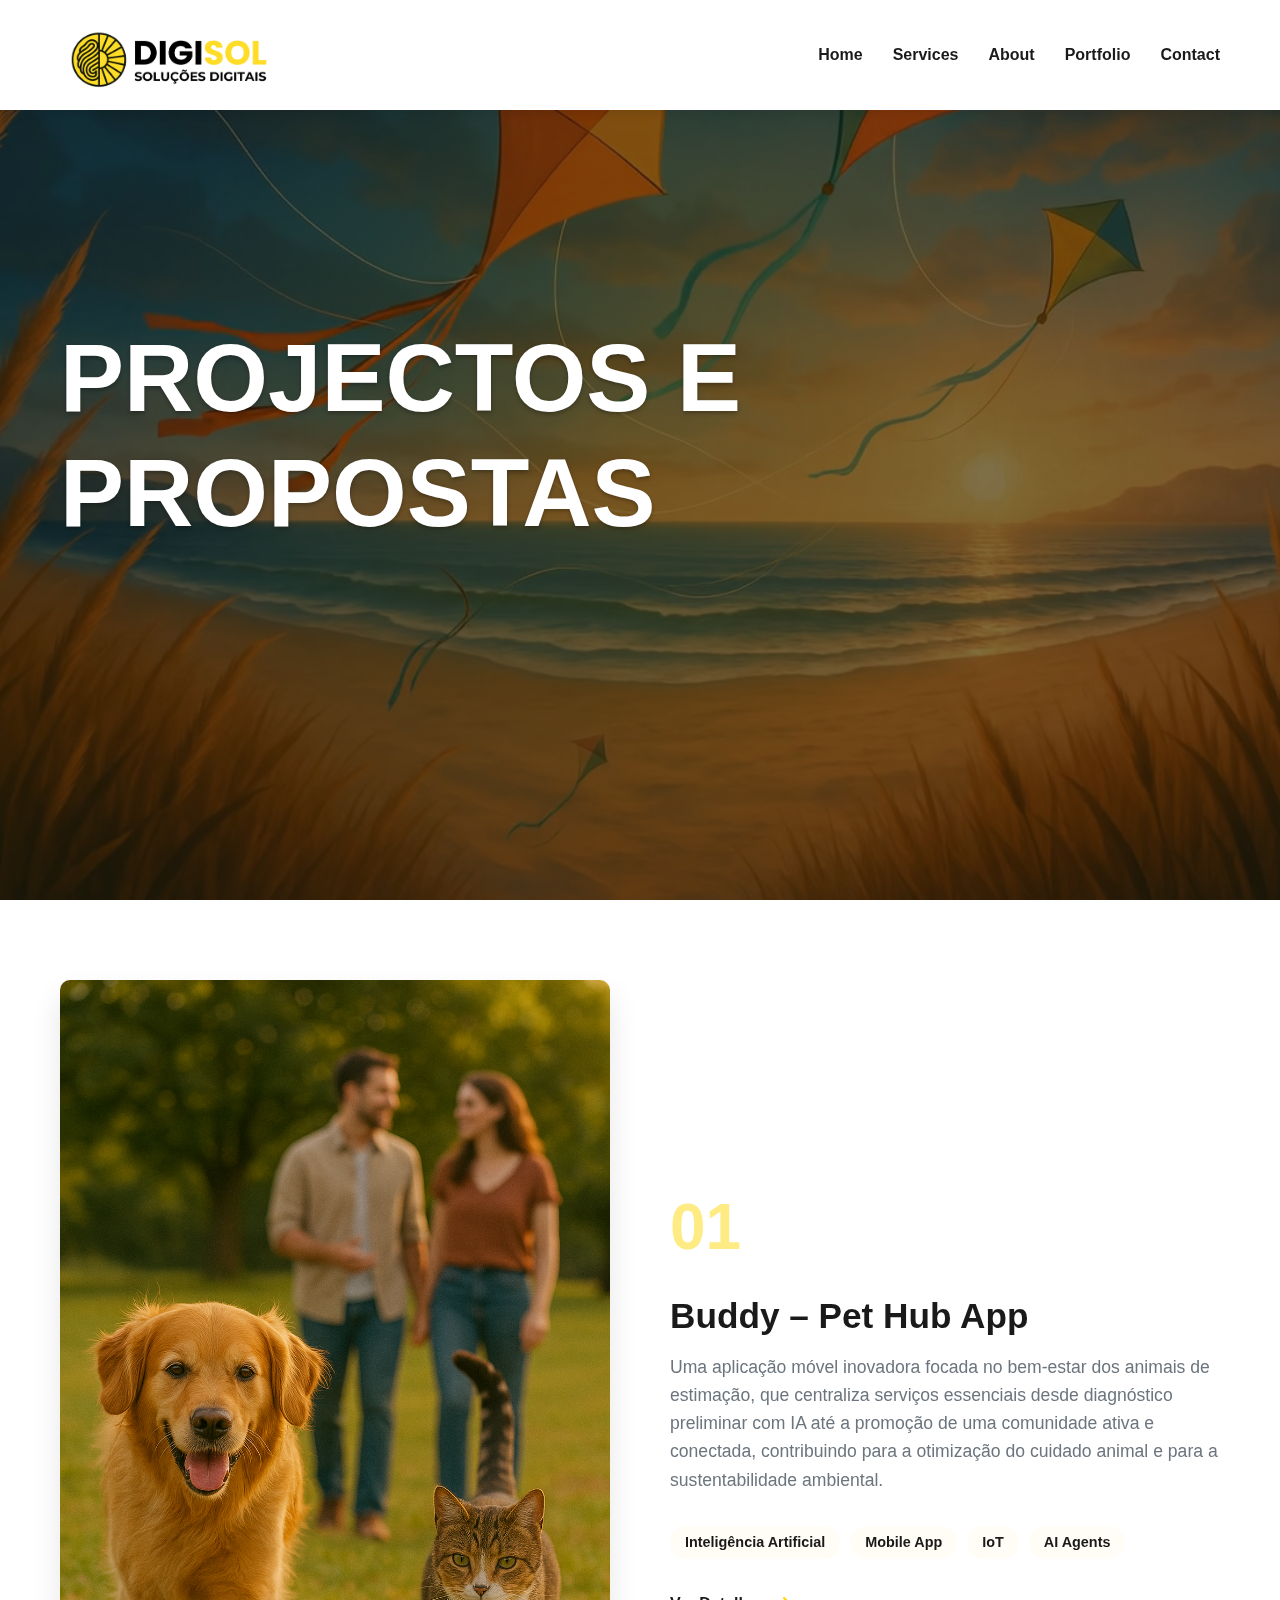
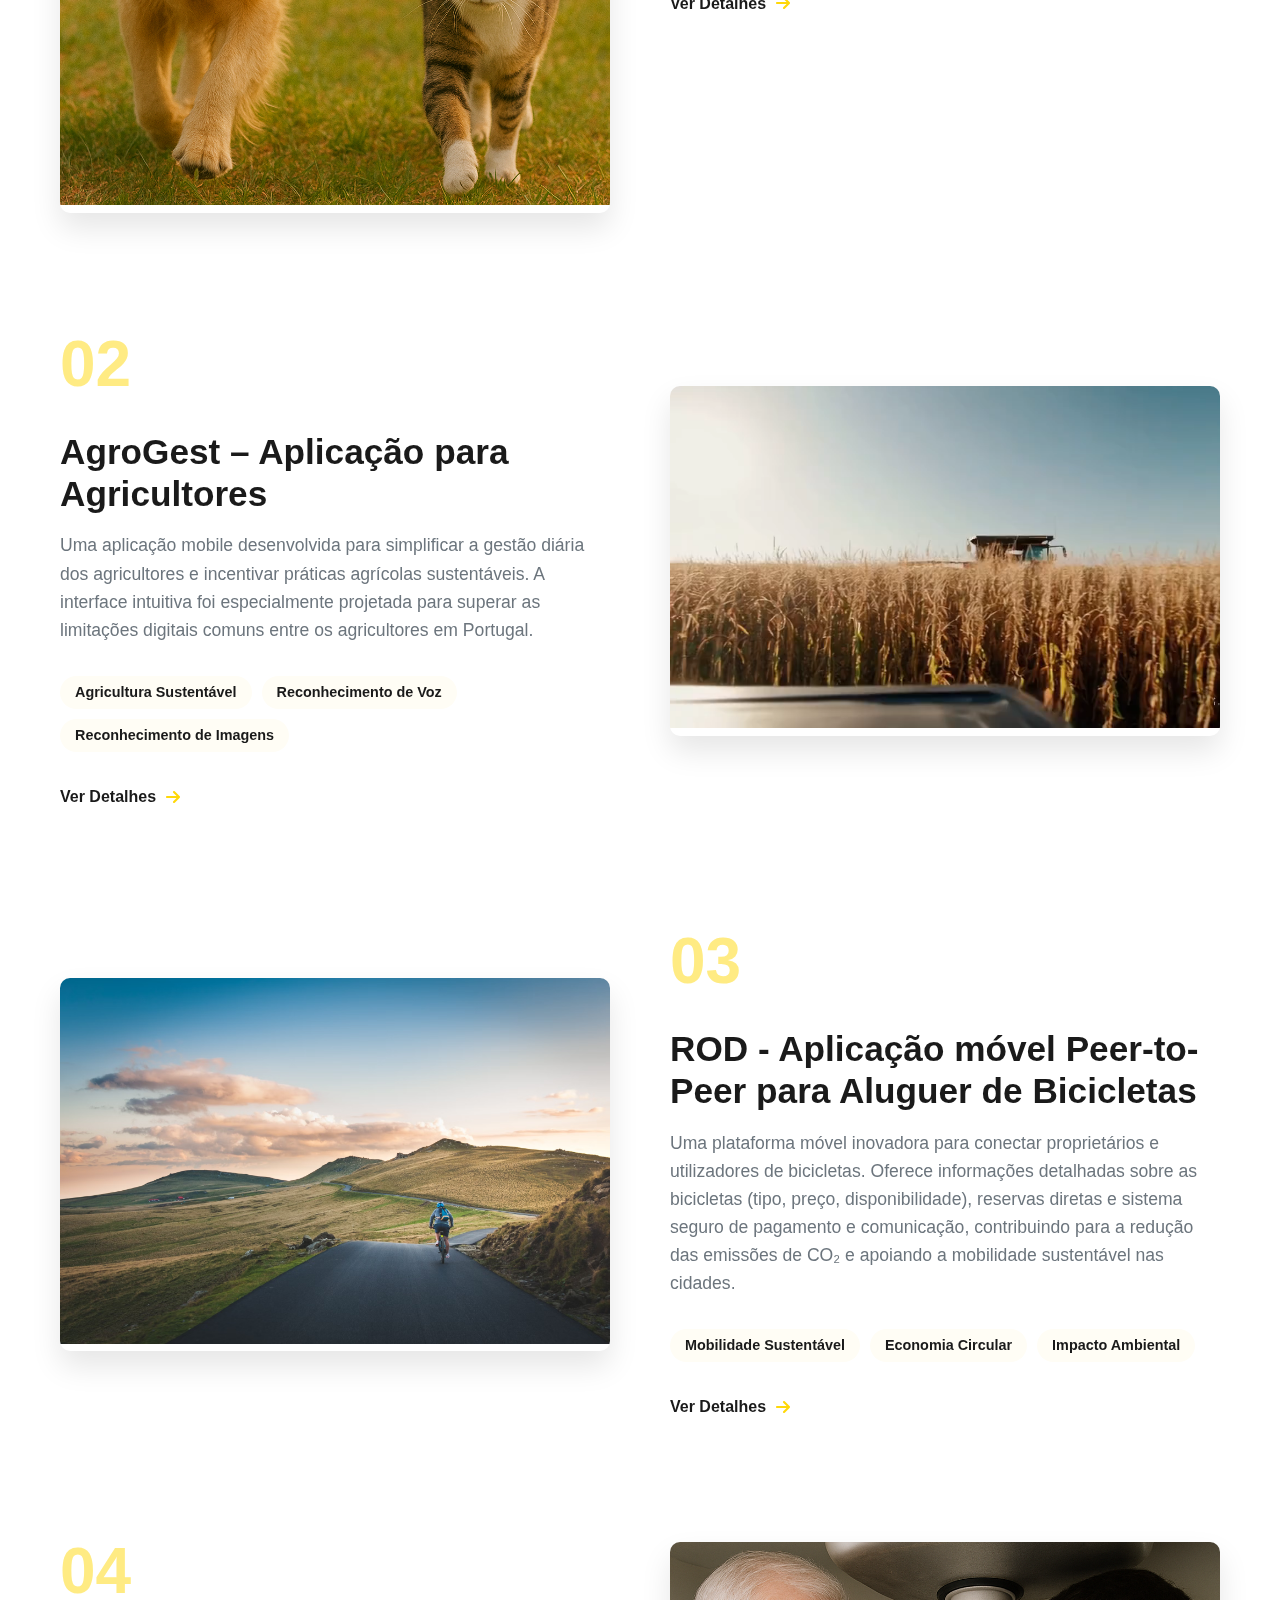
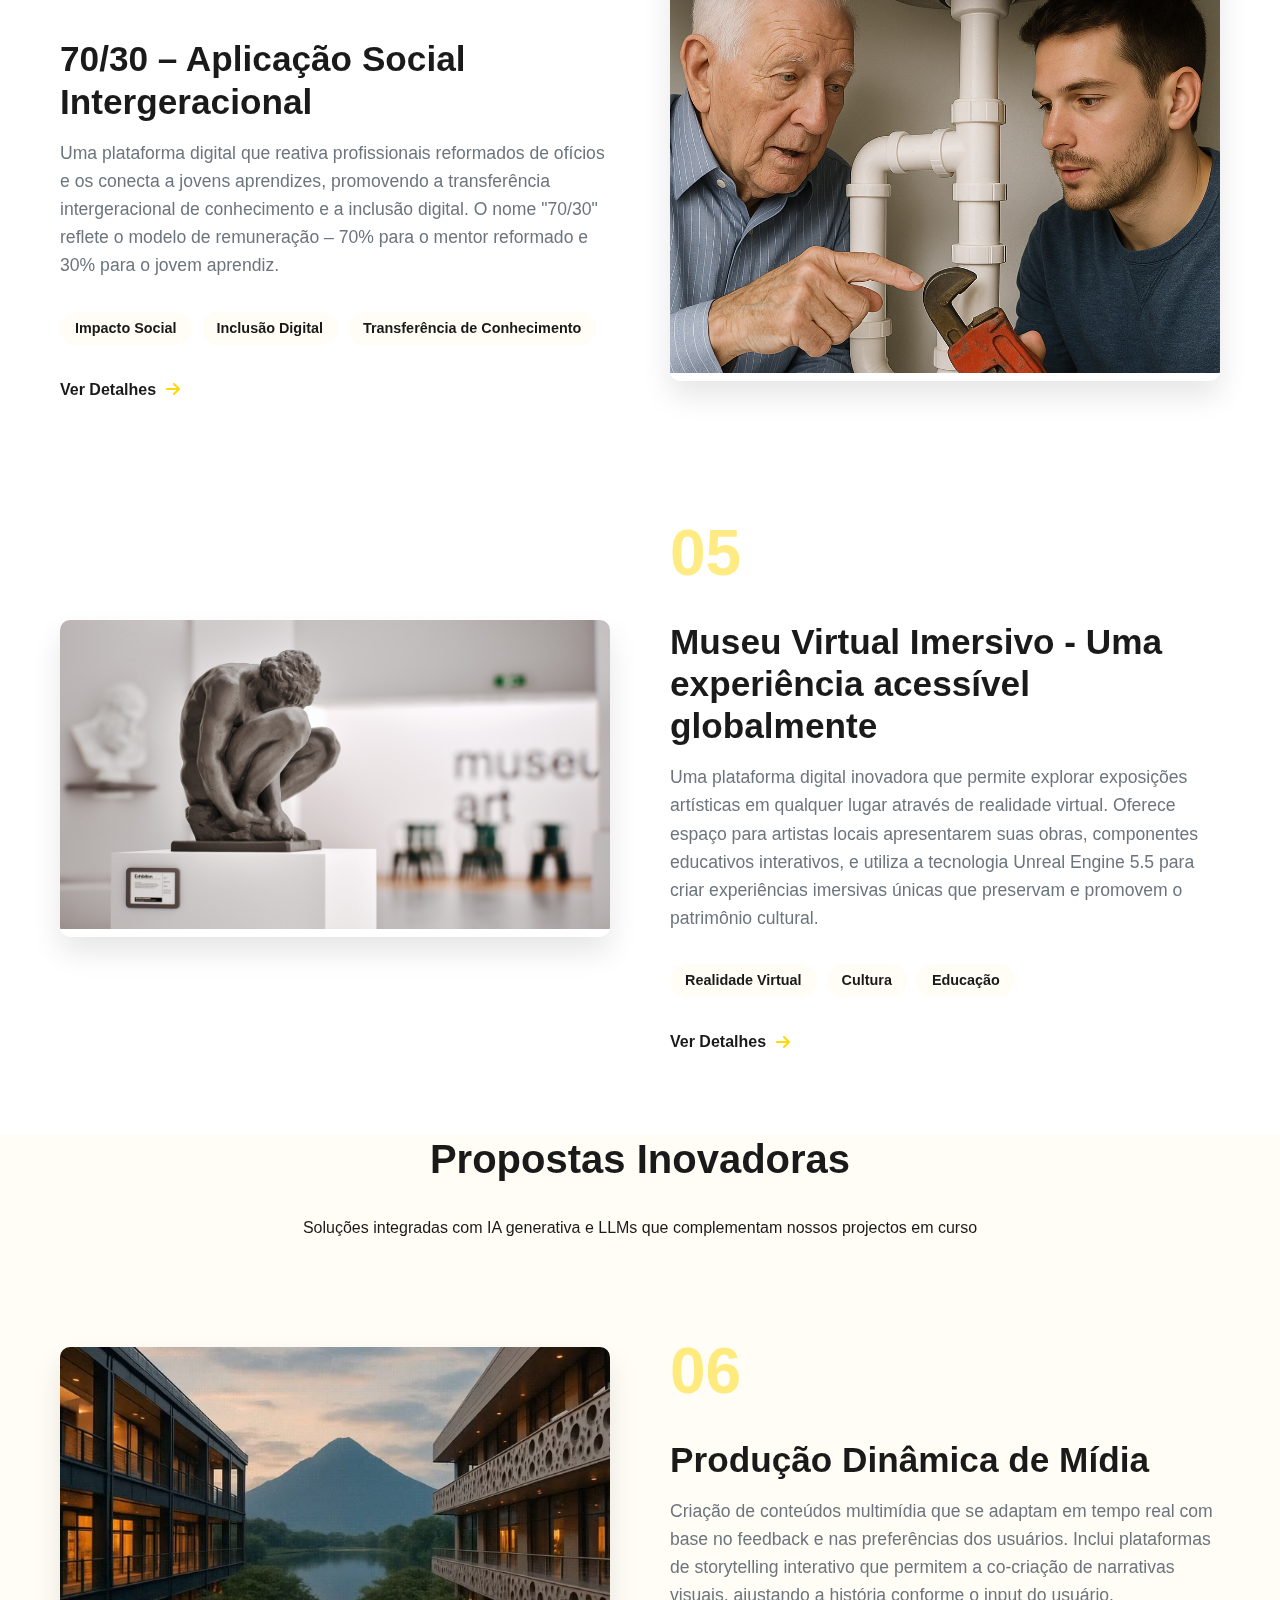
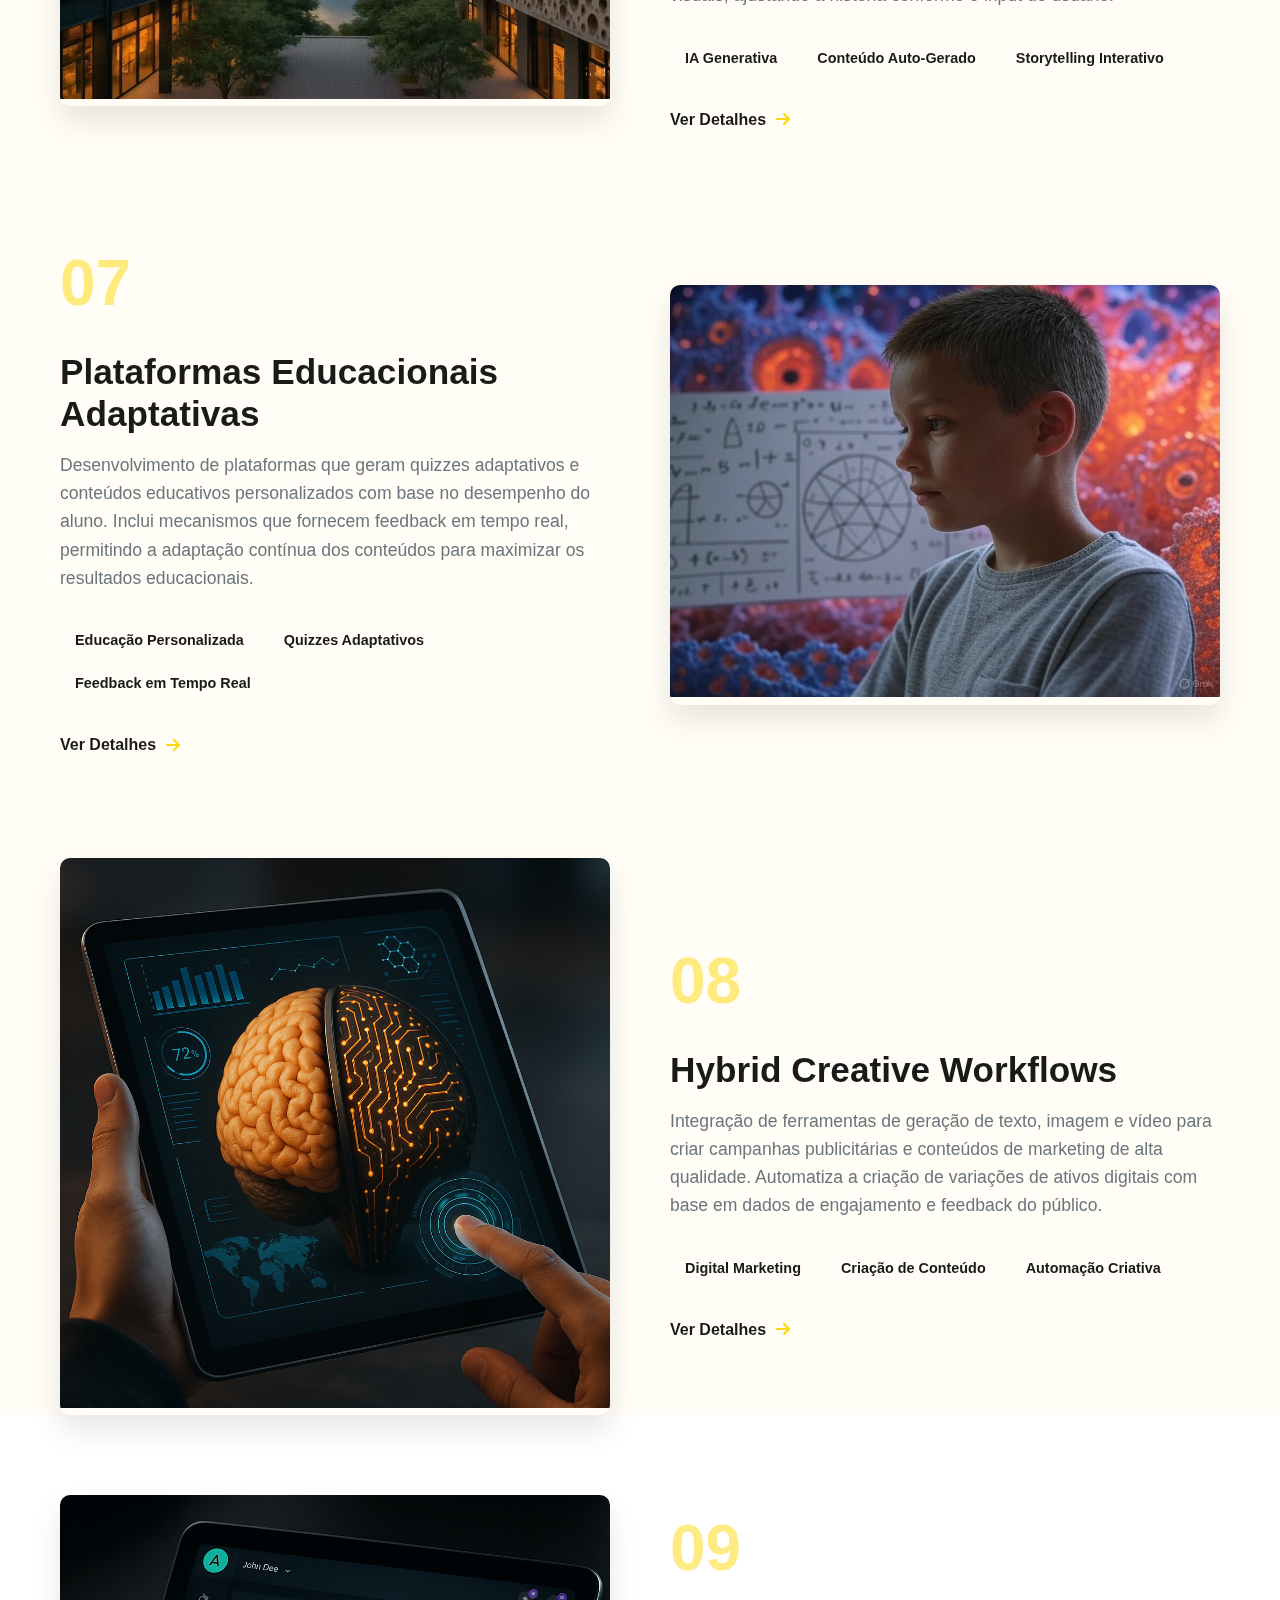
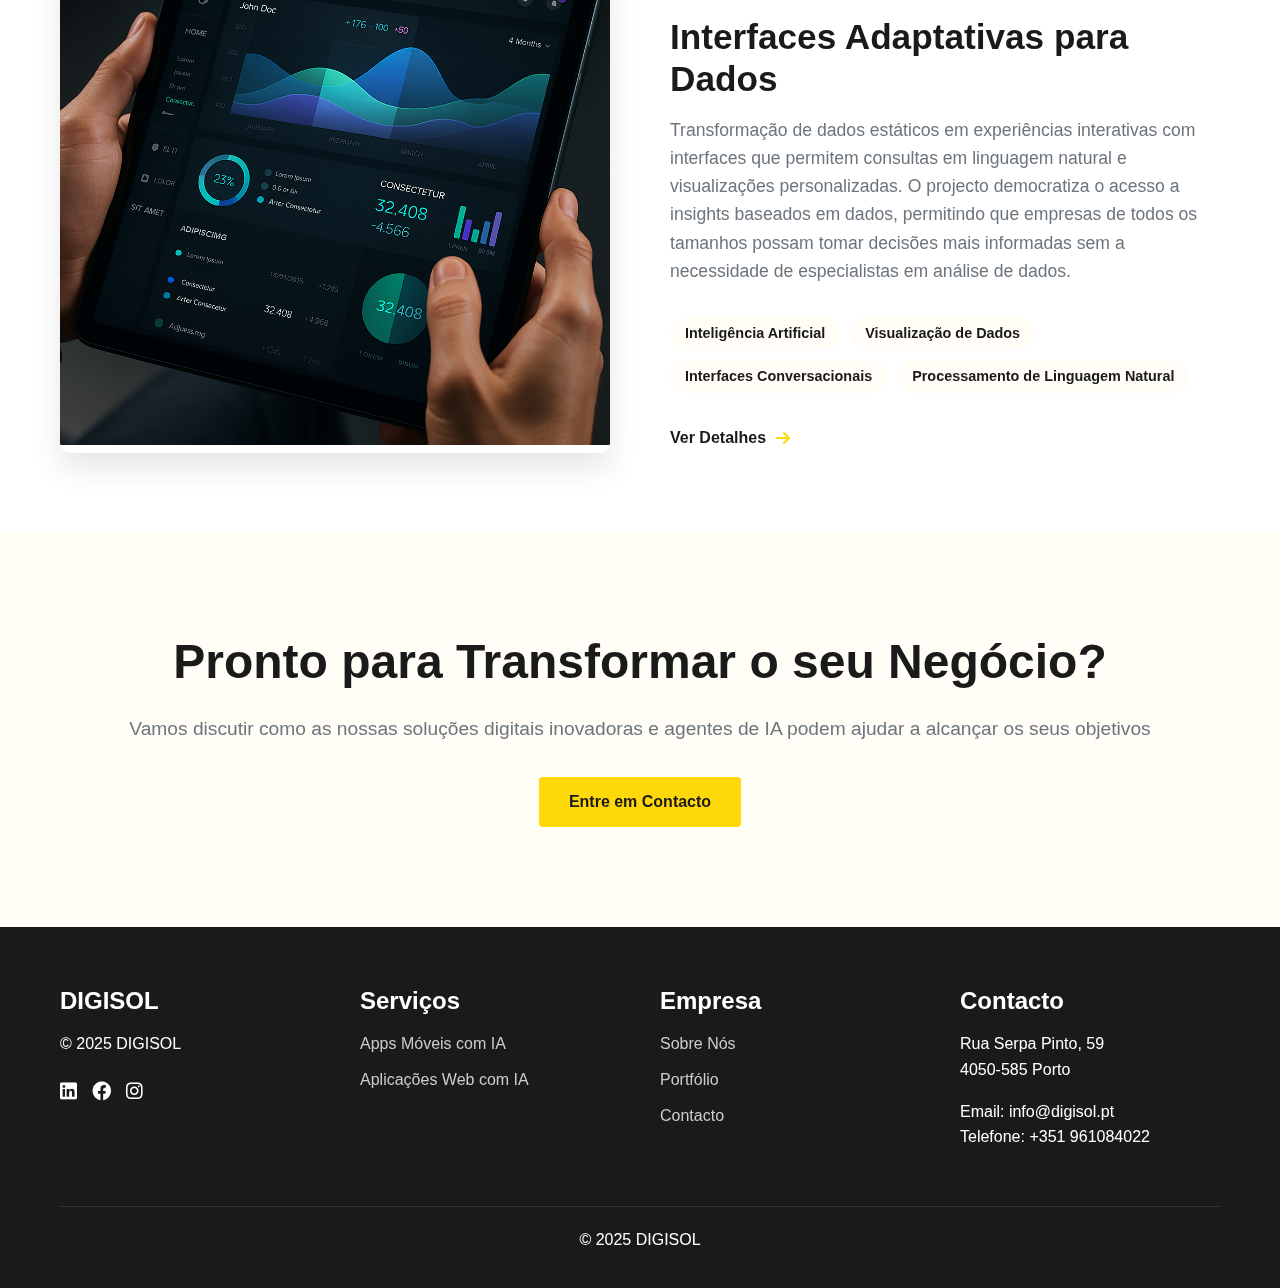
<file: html/portfolio.html>
<!DOCTYPE html>
<html lang="pt">
<head>
    <meta charset="UTF-8">
    <meta name="viewport" content="width=device-width, initial-scale=1.0">
    <title>Portfólio de Projectos Digitais | DIGISOL Portugal</title>
    <meta name="description" content="Conheça os projectos inovadores da DIGISOL com inteligência artificial, aplicações móveis e plataformas web. Soluções digitais personalizadas em Portugal.">
    <meta name="keywords" content="portfólio digital, projectos IA, aplicações móveis, desenvolvimento web, inteligência artificial, Portugal">
    <meta name="author" content="DIGISOL">
    <meta name="robots" content="index, follow">
    <meta property="og:title" content="Portfólio de Projectos Digitais | DIGISOL Portugal">
    <meta property="og:description" content="Conheça os projectos inovadores da DIGISOL com inteligência artificial, aplicações móveis e plataformas web.">
    <meta property="og:image" content="images/logo_dg.png">
    <meta property="og:url" content="https://digisol.pt/portfolio.html">
    <meta property="og:type" content="website">
    <meta name="twitter:card" content="summary_large_image">
    <meta name="twitter:title" content="Portfólio de Projectos Digitais | DIGISOL Portugal">
    <meta name="twitter:description" content="Conheça os projectos inovadores da DIGISOL com inteligência artificial, aplicações móveis e plataformas web.">
    <meta name="twitter:image" content="images/logo_dg.png">
    <link rel="canonical" href="https://digisol.pt/portfolio.html">
    <link rel="stylesheet" href="css/styles.css">
    <link rel="stylesheet" href="https://cdnjs.cloudflare.com/ajax/libs/font-awesome/6.0.0-beta3/css/all.min.css">
    <!-- Favicon -->
    <link rel="icon" href="images/favicon.ico" type="image/x-icon">
    <link rel="shortcut icon" href="images/favicon.ico" type="image/x-icon">
    <style>
        /* Portfolio specific styles */
        .portfolio-hero {
            position: relative;
            height: 100vh;
            color: white;
            display: flex;
            align-items: center;
        }
        
        .portfolio-hero .hero-content {
            text-align: left;
            max-width: 1000px;
            margin-left: 0;
            position: relative;
            z-index: 2;
        }
        
        .portfolio-hero .responsive-heading {
            font-size: 6rem;
            margin-bottom: 30px;
            font-weight: 700;
            text-align: left;
        }
        
        @media (max-width: 992px) {
            .portfolio-hero .responsive-heading {
                font-size: 4.5rem;
            }
        }
        
        @media (max-width: 768px) {
            .portfolio-hero .responsive-heading {
                font-size: 3.5rem;
            }
        }
        
        @media (max-width: 480px) {
            .portfolio-hero .responsive-heading {
                font-size: 2.8rem;
            }
        }
        
        .projects-grid {
            display: grid;
            grid-template-columns: 1fr;
            gap: 100px;
            margin: 80px 0;
        }
        
        .project-item {
            display: grid;
            grid-template-columns: 1fr 1fr;
            gap: 60px;
            align-items: center;
        }
        
        .project-item:nth-child(even) {
            direction: rtl;
        }
        
        .project-item:nth-child(even) .project-content {
            direction: ltr;
        }
        
        .project-image {
            position: relative;
            overflow: hidden;
            border-radius: 10px;
            box-shadow: 0 15px 30px rgba(0, 0, 0, 0.1);
        }
        
        .project-image img {
            width: 100%;
            height: auto;
            transition: transform 0.5s ease;
        }
        
        .project-image:hover img {
            transform: scale(1.05);
        }
        
        .project-number {
            font-size: 4rem;
            font-weight: 700;
            color: var(--primary-color);
            opacity: 0.5;
            margin-bottom: 1rem;
            display: block;
        }
        
        .project-content h3 {
            font-size: 2.2rem;
            margin-bottom: 1rem;
        }
        
        .project-content p {
            font-size: 1.1rem;
            color: var(--gray-color);
            margin-bottom: 2rem;
        }
        
        .project-tags {
            display: flex;
            flex-wrap: wrap;
            gap: 10px;
            margin-bottom: 2rem;
        }
        
        .project-tag {
            background-color: var(--light-color);
            color: var(--dark-color);
            padding: 5px 15px;
            border-radius: 20px;
            font-size: 0.9rem;
            font-weight: 600;
        }
        
        .view-project-btn {
            display: inline-flex;
            align-items: center;
            gap: 10px;
            font-weight: 600;
            color: var(--dark-color);
            transition: gap 0.3s ease;
        }
        
        .view-project-btn:hover {
            gap: 15px;
        }
        
        .view-project-btn i {
            color: var(--primary-color);
        }
        
        @media (max-width: 992px) {
            .project-item {
                grid-template-columns: 1fr;
                gap: 40px;
            }
            
            .project-item:nth-child(even) {
                direction: ltr;
            }
            
            .project-number {
                font-size: 3rem;
            }
        }
    </style>
</head>
<body>
    <!-- Header -->
    <header>
        <div class="container">
            <div class="logo">
                <a href="index.html">
                    <img src="images/logo_dg.png" alt="DIGISOL Logo" class="logo-img">
                </a>
            </div>
            <nav>
                <ul>
                    <li><a href="index.html">Home</a></li>
                    <li><a href="services.html">Services</a></li>
                    <li><a href="about.html">About</a></li>
                    <li><a href="portfolio.html">Portfolio</a></li>
                    <li><a href="contact.html">Contact</a></li>
                </ul>
            </nav>
            <div class="mobile-menu-toggle">
                <i class="fas fa-bars"></i>
            </div>
        </div>
    </header>

    <!-- Hero Section -->
    <section class="hero portfolio-hero">
        <video autoplay muted loop playsinline id="hero-video" style="position: absolute; top: 0; left: 0; width: 100%; height: 100%; object-fit: cover; z-index: -1;">
            <source src="images/beach_animated.mp4" type="video/mp4">
        </video>
        <div class="overlay" style="position: absolute; top: 0; left: 0; width: 100%; height: 100%; background: rgba(0, 0, 0, 0.5); z-index: 0;"></div>
        <div class="container">
            <div class="hero-content">
                <h1 class="responsive-heading">PROJECTOS E PROPOSTAS</h1>
            </div>
        </div>
    </section>

    <!-- Projects Showcase -->
    <section class="projects-showcase">
        <div class="container">
            <div class="projects-grid">
                <!-- Project 1: Buddy - Pet Hub App -->
                <div class="project-item" id="buddy">
                    <div class="project-image">
                        <img src="images/couplepets.png" alt="Buddy - Pet Hub App">
                    </div>
                    <div class="project-content">
                        <span class="project-number">01</span>
                        <h3>Buddy – Pet Hub App</h3>
                        <p>Uma aplicação móvel inovadora focada no bem-estar dos animais de estimação, que centraliza serviços essenciais desde diagnóstico preliminar com IA até a promoção de uma comunidade ativa e conectada, contribuindo para a otimização do cuidado animal e para a sustentabilidade ambiental.</p>
                        <div class="project-tags">
                            <span class="project-tag">Inteligência Artificial</span>
                            <span class="project-tag">Mobile App</span>
                            <span class="project-tag">IoT</span>
                            <span class="project-tag">AI Agents</span>
                        </div>
                        <a href="projects/buddy.html" class="view-project-btn">Ver Detalhes <i class="fas fa-arrow-right"></i></a>
                    </div>
                </div>

                <!-- Project 2: AgroGest -->
                <div class="project-item" id="agrogest">
                    <div class="project-image">
                        <video autoplay muted loop playsinline style="width: 100%; height: 100%; object-fit: cover;">
                            <source src="images/farm.mp4" type="video/mp4">
                            Your browser does not support the video tag.
                        </video>
                    </div>
                    <div class="project-content">
                        <span class="project-number">02</span>
                        <h3>AgroGest – Aplicação para Agricultores</h3>
                        <p>Uma aplicação mobile desenvolvida para simplificar a gestão diária dos agricultores e incentivar práticas agrícolas sustentáveis. A interface intuitiva foi especialmente projetada para superar as limitações digitais comuns entre os agricultores em Portugal.</p>
                        <div class="project-tags">
                            <span class="project-tag">Agricultura Sustentável</span>
                            <span class="project-tag">Reconhecimento de Voz</span>
                            <span class="project-tag">Reconhecimento de Imagens</span>
                        </div>
                        <a href="projects/agrogest.html" class="view-project-btn">Ver Detalhes <i class="fas fa-arrow-right"></i></a>
                    </div>
                </div>

                <!-- Project 3: ROD -->
                <div class="project-item" id="rod">
                    <div class="project-image">
                        <img src="images/bike_rod.jpg" alt="ROD - Aplicação móvel Peer-to-Peer para Aluguer de Bicicletas">
                    </div>
                    <div class="project-content">
                        <span class="project-number">03</span>
                        <h3>ROD - Aplicação móvel Peer-to-Peer para Aluguer de Bicicletas</h3>
                        <p>Uma plataforma móvel inovadora para conectar proprietários e utilizadores de bicicletas. Oferece informações detalhadas sobre as bicicletas (tipo, preço, disponibilidade), reservas diretas e sistema seguro de pagamento e comunicação, contribuindo para a redução das emissões de CO₂ e apoiando a mobilidade sustentável nas cidades.</p>
                        <div class="project-tags">
                            <span class="project-tag">Mobilidade Sustentável</span>
                            <span class="project-tag">Economia Circular</span>
                            <span class="project-tag">Impacto Ambiental</span>
                        </div>
                        <a href="projects/rod.html" class="view-project-btn">Ver Detalhes <i class="fas fa-arrow-right"></i></a>
                    </div>
                </div>
                
                <!-- Project 4: 70/30 -->
                <div class="project-item" id="7030">
                    <div class="project-image">
                        <img src="images/7030img.png" alt="70/30 - Aplicação Social Intergeracional">
                    </div>
                    <div class="project-content">
                        <span class="project-number">04</span>
                        <h3>70/30 – Aplicação Social Intergeracional</h3>
                        <p>Uma plataforma digital que reativa profissionais reformados de ofícios e os conecta a jovens aprendizes, promovendo a transferência intergeracional de conhecimento e a inclusão digital. O nome "70/30" reflete o modelo de remuneração – 70% para o mentor reformado e 30% para o jovem aprendiz.</p>
                        <div class="project-tags">
                            <span class="project-tag">Impacto Social</span>
                            <span class="project-tag">Inclusão Digital</span>
                            <span class="project-tag">Transferência de Conhecimento</span>
                        </div>
                        <a href="projects/7030.html" class="view-project-btn">Ver Detalhes <i class="fas fa-arrow-right"></i></a>
                    </div>
                </div>

                <!-- Project 5: Museu Virtual Imersivo -->
                <div class="project-item" id="museu-virtual">
                    <div class="project-image">
                        <img src="images/museu4.jpg" alt="Museu Virtual Imersivo - Uma experiência acessível globalmente">
                    </div>
                    <div class="project-content">
                        <span class="project-number">05</span>
                        <h3>Museu Virtual Imersivo - Uma experiência acessível globalmente</h3>
                        <p>Uma plataforma digital inovadora que permite explorar exposições artísticas em qualquer lugar através de realidade virtual. Oferece espaço para artistas locais apresentarem suas obras, componentes educativos interativos, e utiliza a tecnologia Unreal Engine 5.5 para criar experiências imersivas únicas que preservam e promovem o patrimônio cultural.</p>
                        <div class="project-tags">
                            <span class="project-tag">Realidade Virtual</span>
                            <span class="project-tag">Cultura</span>
                            <span class="project-tag">Educação</span>
                        </div>
                        <a href="projects/museu-virtual.html" class="view-project-btn">Ver Detalhes <i class="fas fa-arrow-right"></i></a>
                    </div>
                </div>
            </div>
        </div>
    </section>

    <!-- Additional Innovative Solutions Section -->
    <section class="projects-showcase" style="background-color: var(--light-color);">
        <div class="container">
            <h2 style="margin-top: 40px;">Propostas Inovadoras</h2>
            <p style="text-align: center; margin-bottom: 60px;">Soluções integradas com IA generativa e LLMs que complementam nossos projectos em curso</p>
            
            <div class="projects-grid">
                <!-- Project 5: Produção Dinâmica de Mídia -->
                <div class="project-item" id="midia-dinamica">
                    <div class="project-image">
                        <video autoplay muted loop playsinline style="width: 100%; height: 100%; object-fit: cover;">
                            <source src="images/drone.mp4" type="video/mp4">
                            Your browser does not support the video tag.
                        </video>
                    </div>
                    <div class="project-content">
                        <span class="project-number">06</span>
                        <h3>Produção Dinâmica de Mídia</h3>
                        <p>Criação de conteúdos multimídia que se adaptam em tempo real com base no feedback e nas preferências dos usuários. Inclui plataformas de storytelling interativo que permitem a co-criação de narrativas visuais, ajustando a história conforme o input do usuário.</p>
                        <div class="project-tags">
                            <span class="project-tag">IA Generativa</span>
                            <span class="project-tag">Conteúdo Auto-Gerado</span>
                            <span class="project-tag">Storytelling Interativo</span>
                        </div>
                        <a href="projects/midia-dinamica.html" class="view-project-btn">Ver Detalhes <i class="fas fa-arrow-right"></i></a>
                    </div>
                </div>

                <!-- Project 7: Plataformas Educacionais Adaptativas -->
                <div class="project-item" id="plataformas-educacionais">
                    <div class="project-image">
                        <img src="images/aikid.jpeg" alt="Plataformas Educacionais Adaptativas">
                    </div>
                    <div class="project-content">
                        <span class="project-number">07</span>
                        <h3>Plataformas Educacionais Adaptativas</h3>
                        <p>Desenvolvimento de plataformas que geram quizzes adaptativos e conteúdos educativos personalizados com base no desempenho do aluno. Inclui mecanismos que fornecem feedback em tempo real, permitindo a adaptação contínua dos conteúdos para maximizar os resultados educacionais.</p>
                        <div class="project-tags">
                            <span class="project-tag">Educação Personalizada</span>
                            <span class="project-tag">Quizzes Adaptativos</span>
                            <span class="project-tag">Feedback em Tempo Real</span>
                        </div>
                        <a href="projects/plataformas-educacionais.html" class="view-project-btn">Ver Detalhes <i class="fas fa-arrow-right"></i></a>
                    </div>
                </div>

                <!-- Project 8: Hybrid Creative Workflows -->
                <div class="project-item" id="hybrid-creative">
                    <div class="project-image">
                        <img src="images/brainapp.png" alt="Hybrid Creative Workflows para Digital Marketing">
                    </div>
                    <div class="project-content">
                        <span class="project-number">08</span>
                        <h3>Hybrid Creative Workflows</h3>
                        <p>Integração de ferramentas de geração de texto, imagem e vídeo para criar campanhas publicitárias e conteúdos de marketing de alta qualidade. Automatiza a criação de variações de ativos digitais com base em dados de engajamento e feedback do público.</p>
                        <div class="project-tags">
                            <span class="project-tag">Digital Marketing</span>
                            <span class="project-tag">Criação de Conteúdo</span>
                            <span class="project-tag">Automação Criativa</span>
                        </div>
                        <a href="projects/hybrid-creative.html" class="view-project-btn">Ver Detalhes <i class="fas fa-arrow-right"></i></a>
                    </div>
                </div>
            </div>
        </div>
    </section>
    
    <!-- Additional Projects Section -->
    <section class="projects-showcase">
        <div class="container">
            
            <div class="projects-grid">
                <!-- Project 9: Interfaces Adaptativas para Dados -->
                <div class="project-item" id="interfaces-adaptativas">
                    <div class="project-image">
                        <img src="images/mobile3.png" alt="Interfaces Adaptativas para Dados">
                    </div>
                    <div class="project-content">
                        <span class="project-number">09</span>
                        <h3>Interfaces Adaptativas para Dados</h3>
                        <p>Transformação de dados estáticos em experiências interativas com interfaces que permitem consultas em linguagem natural e visualizações personalizadas. O projecto democratiza o acesso a insights baseados em dados, permitindo que empresas de todos os tamanhos possam tomar decisões mais informadas sem a necessidade de especialistas em análise de dados.</p>
                        <div class="project-tags">
                            <span class="project-tag">Inteligência Artificial</span>
                            <span class="project-tag">Visualização de Dados</span>
                            <span class="project-tag">Interfaces Conversacionais</span>
                            <span class="project-tag">Processamento de Linguagem Natural</span>
                        </div>
                        <a href="projects/interfaces-adaptativas.html" class="view-project-btn">Ver Detalhes <i class="fas fa-arrow-right"></i></a>
                    </div>
                </div>
                


            </div>
        </div>
    </section>

    <!-- CTA Section -->
    <section class="cta-section">
        <div class="container">
            <div class="cta-content">
                <h2>Pronto para Transformar o seu Negócio?</h2>
                <p>Vamos discutir como as nossas soluções digitais inovadoras e agentes de IA podem ajudar a alcançar os seus objetivos</p>
                <a href="contact.html" class="btn primary-btn">Entre em Contacto</a>
            </div>
        </div>
    </section>

    <!-- Footer -->
    <footer>
        <div class="container">
            <div class="footer-grid">
                <div class="footer-col">
                    <h3>DIGISOL</h3>
                    <p>&copy; 2025 DIGISOL</p>
                    <div class="social-links">
                        <a href="#"><i class="fab fa-linkedin"></i></a>
                        <a href="#"><i class="fab fa-facebook"></i></a>
                        <a href="#"><i class="fab fa-instagram"></i></a>
                    </div>
                </div>
                <div class="footer-col">
                    <h3>Serviços</h3>
                    <ul>
                        <li><a href="services.html#ai-mobile-apps">Apps Móveis com IA</a></li>
                        <li><a href="services.html#ai-web-apps">Aplicações Web com IA</a></li>
                    </ul>
                </div>
                <div class="footer-col">
                    <h3>Empresa</h3>
                    <ul>
                        <li><a href="about.html">Sobre Nós</a></li>
                        <li><a href="portfolio.html">Portfólio</a></li>
                        <li><a href="contact.html">Contacto</a></li>
                    </ul>
                </div>
                <div class="footer-col">
                    <h3>Contacto</h3>
                    <p>Rua Serpa Pinto, 59<br>4050-585 Porto</p>
                    <p>Email: info@digisol.pt<br>Telefone: +351 961084022</p>
                </div>
            </div>
            <div class="copyright">
                <p>&copy; 2025 DIGISOL</p>
            </div>
        </div>
    </footer>

    <script src="js/main.js"></script>
</body>
</html>
</file>
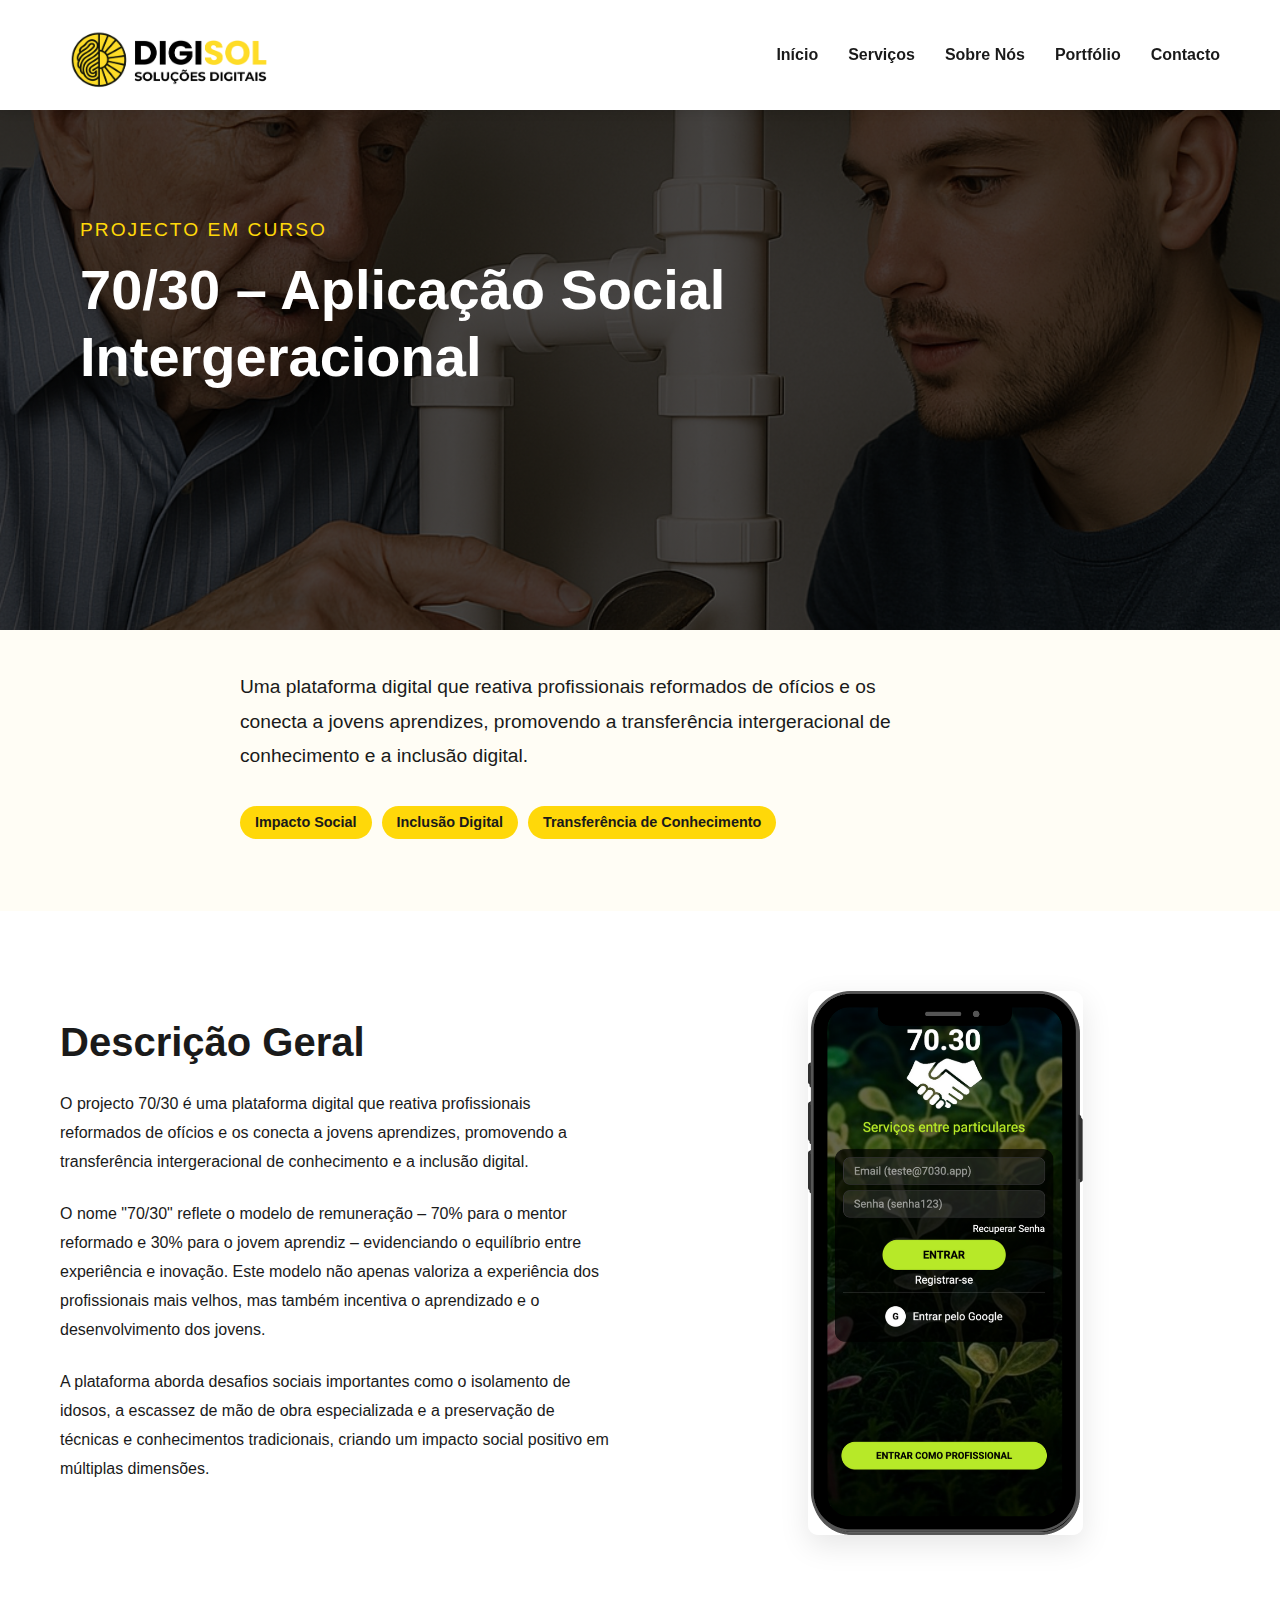
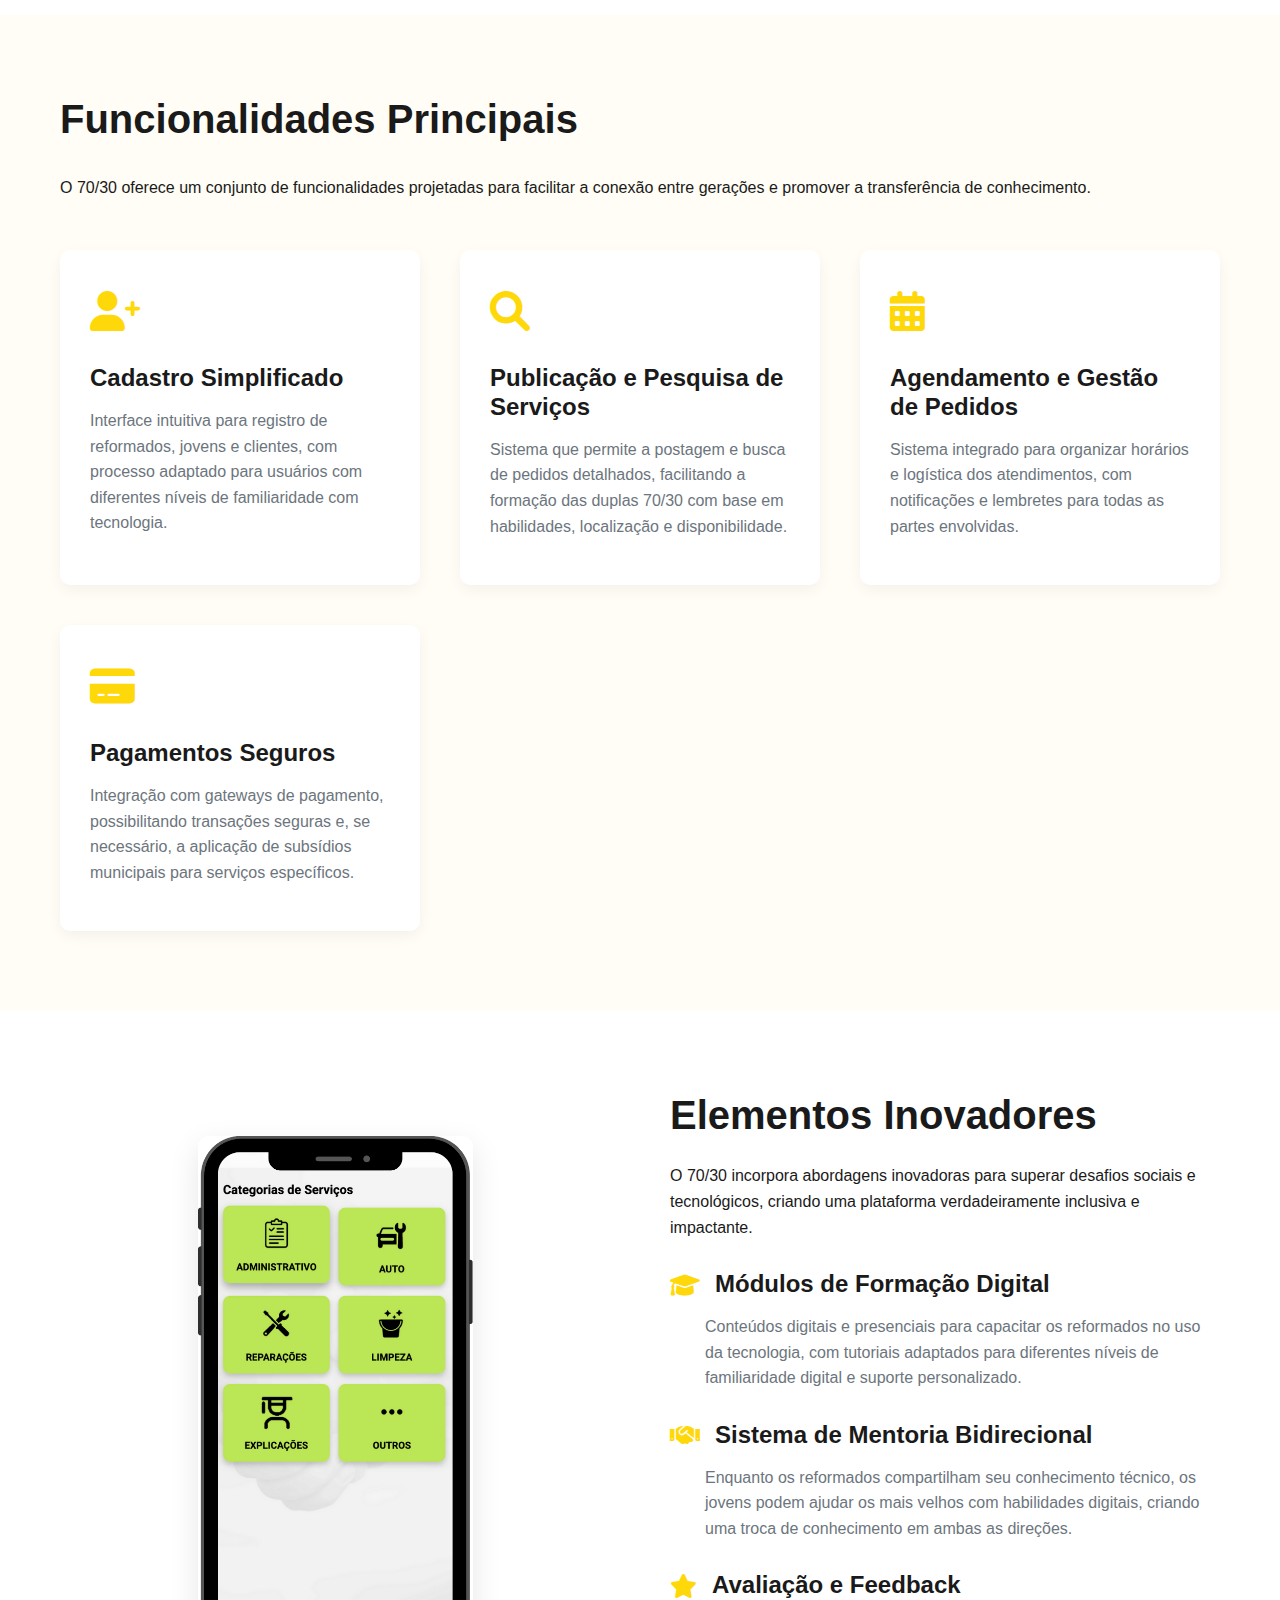
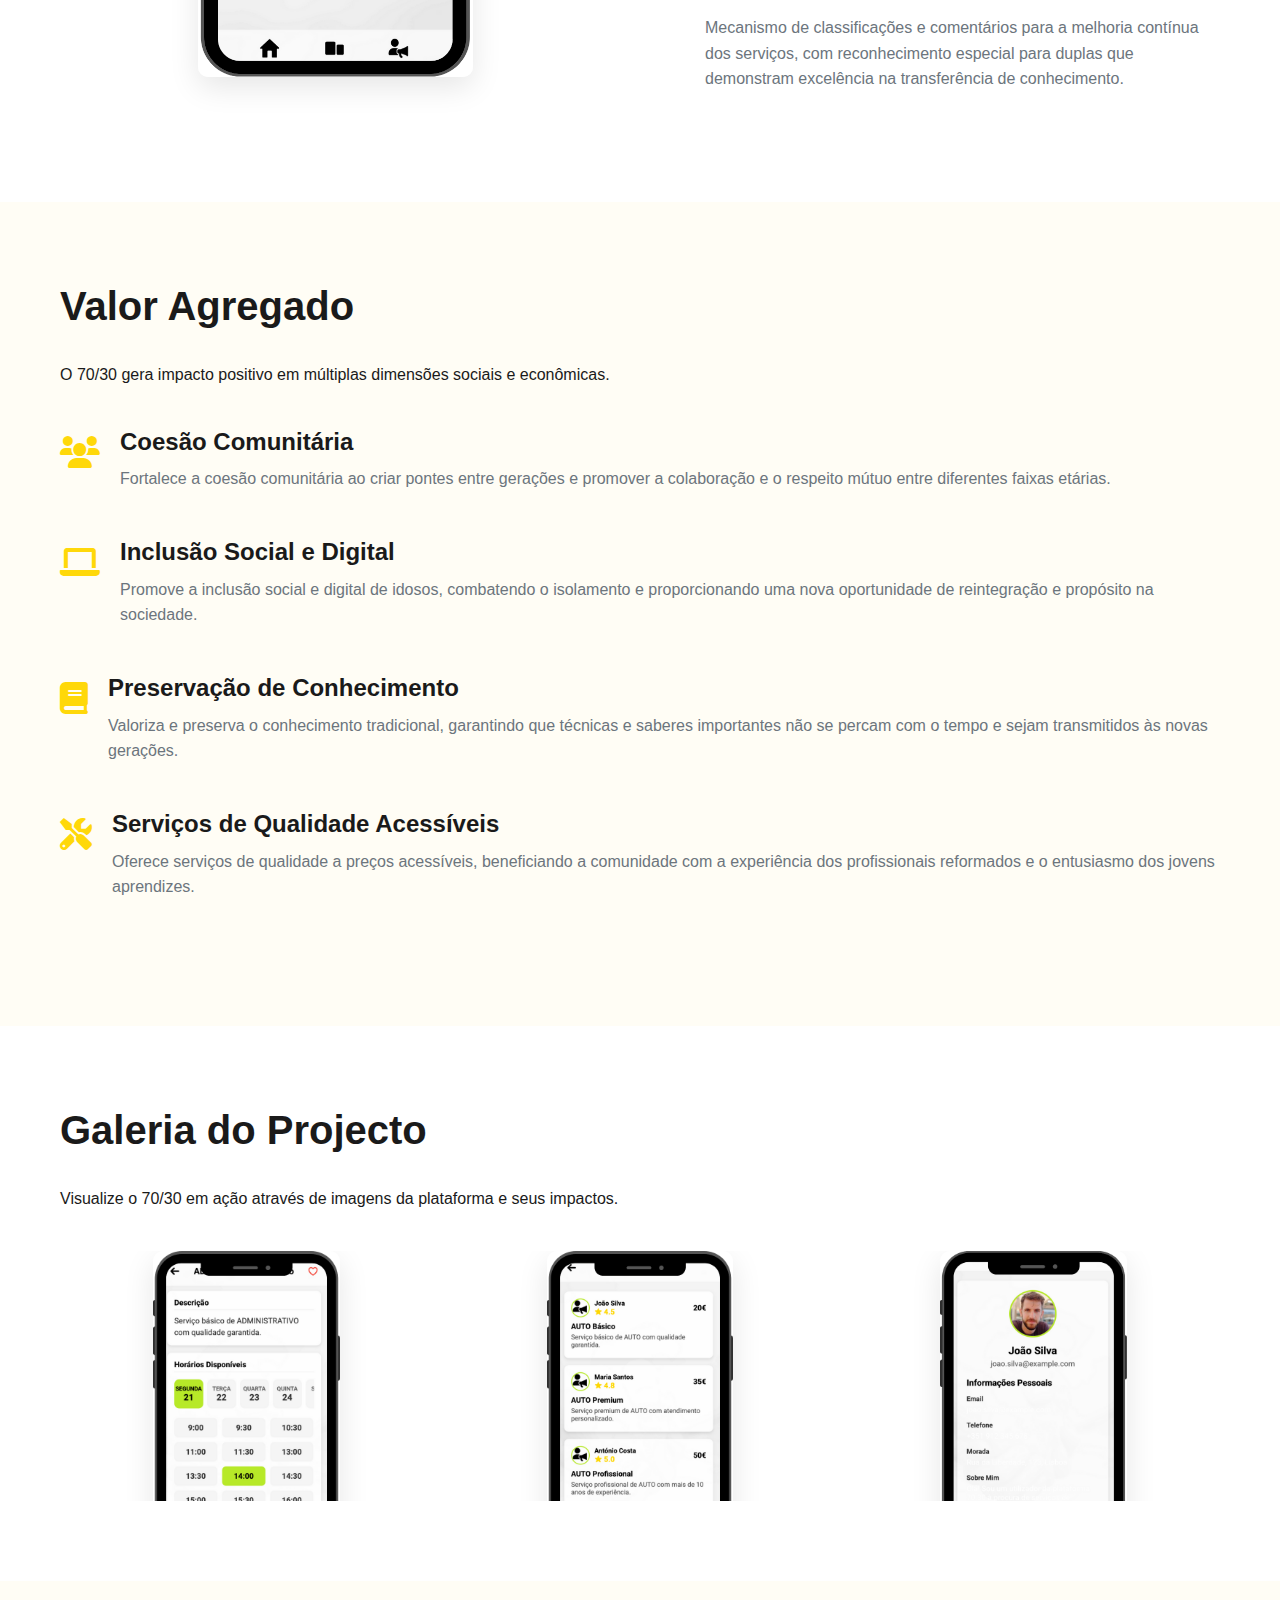
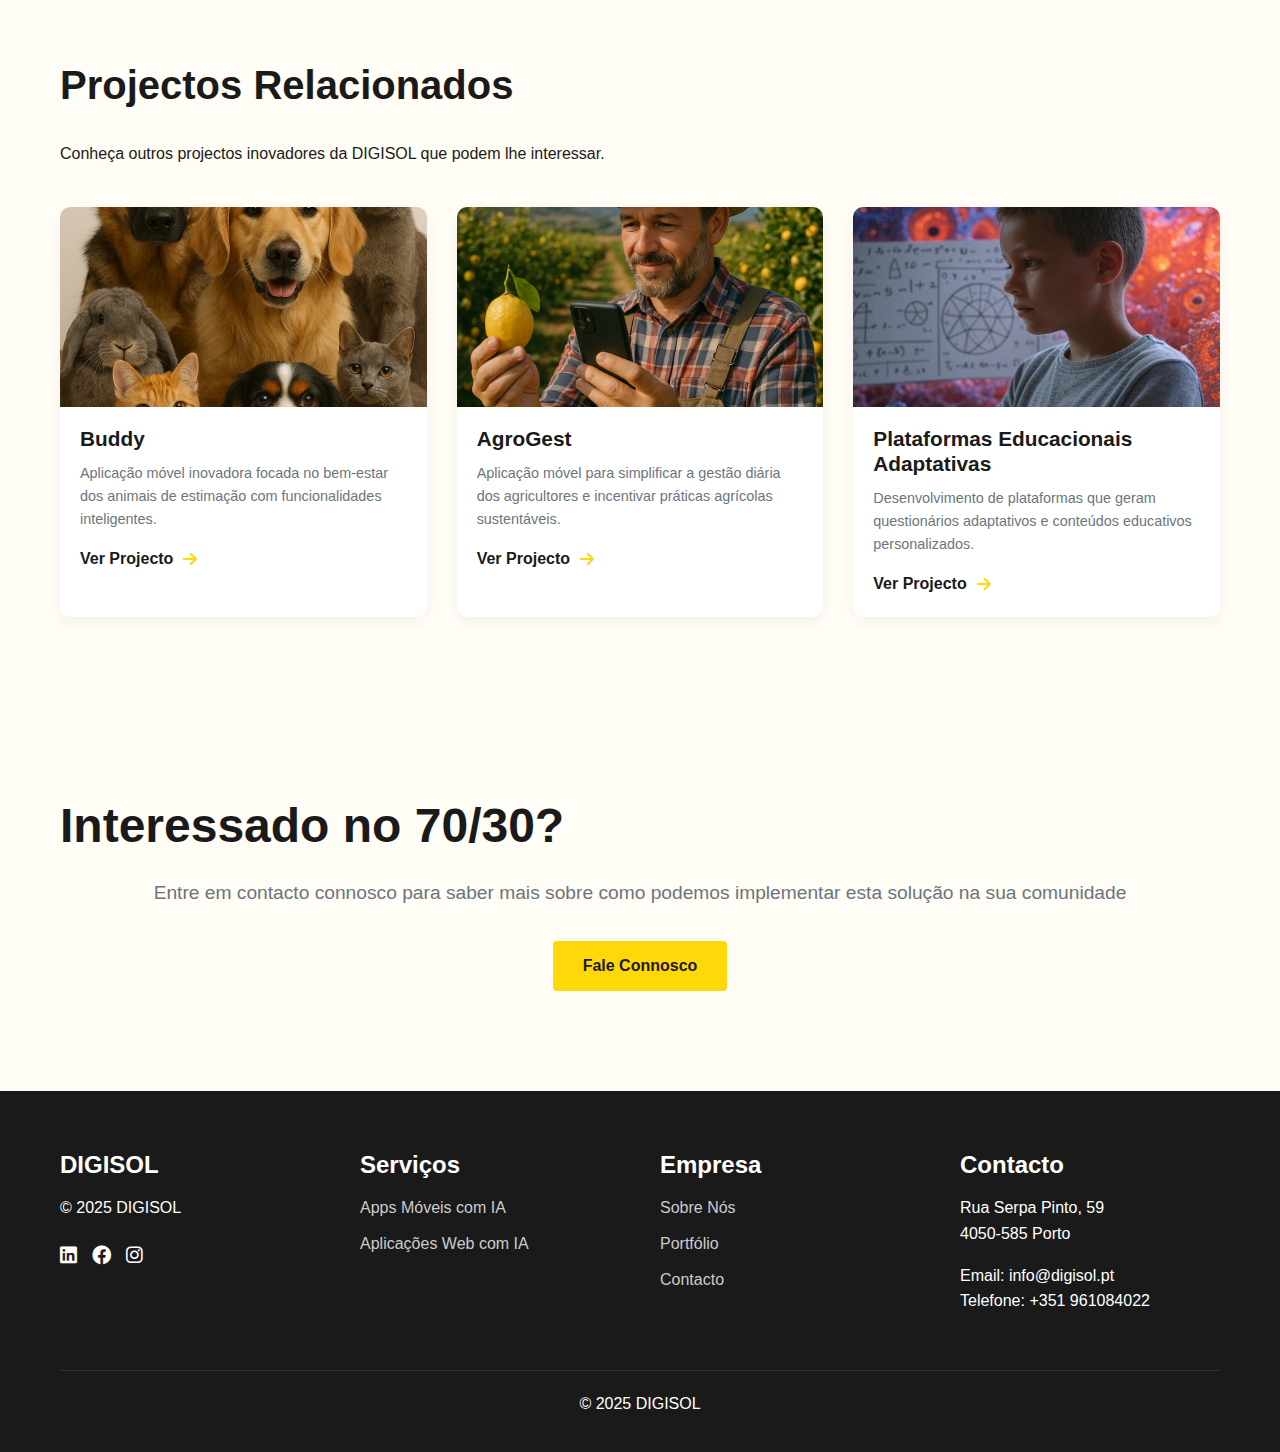
<file: html/projects/7030.html>
<!DOCTYPE html>
<html lang="pt">
<head>
    <meta charset="UTF-8">
    <meta name="viewport" content="width=device-width, initial-scale=1.0">
    <title>70/30 - Plataforma de Mentoria Intergeracional | DIGISOL Portugal</title>
    <meta name="description" content="Plataforma digital que conecta profissionais reformados a jovens aprendizes em Portugal, promovendo a transferência de conhecimento e a colaboração intergeracional.">
    <meta name="keywords" content="70/30, mentoria intergeracional, transferência de conhecimento, aplicação social, aprendizagem colaborativa, reformados, jovens profissionais, Portugal">
    <meta name="author" content="DIGISOL">
    <meta name="robots" content="index, follow">
    <meta property="og:title" content="70/30 - Plataforma de Mentoria Intergeracional | DIGISOL Portugal">
    <meta property="og:description" content="Plataforma digital que conecta profissionais reformados a jovens aprendizes em Portugal, promovendo a transferência de conhecimento.">
    <meta property="og:image" content="../images/7030img.png">
    <meta property="og:url" content="https://digisol.pt/projects/7030.html">
    <meta property="og:type" content="website">
    <meta name="twitter:card" content="summary_large_image">
    <meta name="twitter:title" content="70/30 - Plataforma de Mentoria Intergeracional | DIGISOL Portugal">
    <meta name="twitter:description" content="Plataforma digital que conecta profissionais reformados a jovens aprendizes em Portugal, promovendo a transferência de conhecimento.">
    <meta name="twitter:image" content="../images/7030img.png">
    <link rel="canonical" href="https://digisol.pt/projects/7030.html">
    <link rel="stylesheet" href="../css/styles.css">
    <link rel="stylesheet" href="../css/project-pages.css">
    <link rel="stylesheet" href="https://cdnjs.cloudflare.com/ajax/libs/font-awesome/6.0.0-beta3/css/all.min.css">
    <!-- Favicon -->
    <link rel="icon" href="../images/favicon.ico" type="image/x-icon">
    <link rel="shortcut icon" href="../images/favicon.ico" type="image/x-icon">
    <style>
        /* Project-specific background */
        .project-hero {
            background: linear-gradient(rgba(0, 0, 0, 0.7), rgba(0, 0, 0, 0.7)), url('../images/7030img.png');
            background-size: cover;
            background-repeat: no-repeat;
            background-position: center;
        }

        .project-hero-content {
            position: relative;
            z-index: 1;
            max-width: 800px;
            text-align: center;
        }

        .project-hero h1 {
            font-size: 3.5rem;
            margin-bottom: 1.5rem;
        }

        .project-hero p {
            font-size: 1.2rem;
            margin-bottom: 2rem;
            line-height: 1.8;
        }

        .project-tags {
            display: flex;
            flex-wrap: wrap;
            gap: 10px;
            margin-bottom: 2rem;
        }
        
        .project-tag {
            background-color: var(--primary-color);
            color: var(--dark-color);
            padding: 5px 15px;
            border-radius: 20px;
            font-size: 0.9rem;
            font-weight: 600;
        }

        .project-overview {
            padding: 80px 0;
        }

        .project-overview-grid {
            display: grid;
            grid-template-columns: 1fr 1fr;
            gap: 60px;
            align-items: center;
        }

        .project-overview-content h2 {
            text-align: left;
            margin-bottom: 1.5rem;
        }

        .project-overview-content p {
            margin-bottom: 1.5rem;
            line-height: 1.8;
        }

        .project-overview-image img {
            width: 50%;
            border-radius: 10px;
            box-shadow: 0 10px 30px rgba(0, 0, 0, 0.1);
            display: block;
            margin: 0 auto;
        }

        .project-features {
            padding: 80px 0;
            background-color: var(--light-color);
        }

        .feature-list {
            margin-top: 50px;
            display: grid;
            grid-template-columns: repeat(auto-fit, minmax(300px, 1fr));
            gap: 40px;
        }

        .feature-item {
            background-color: white;
            padding: 30px;
            border-radius: 10px;
            box-shadow: 0 5px 15px rgba(0, 0, 0, 0.05);
            transition: transform 0.3s ease;
        }

        .feature-item:hover {
            transform: translateY(-10px);
        }

        .feature-icon {
            font-size: 2.5rem;
            color: var(--primary-color);
            margin-bottom: 20px;
        }

        .feature-item h3 {
            margin-bottom: 15px;
        }

        .feature-item p {
            color: var(--gray-color);
            line-height: 1.6;
        }

        .project-innovation {
            padding: 80px 0;
        }

        .innovation-grid {
            display: grid;
            grid-template-columns: 1fr 1fr;
            gap: 60px;
            align-items: center;
        }

        .innovation-content h2 {
            text-align: left;
            margin-bottom: 1.5rem;
        }

        .innovation-list {
            margin-top: 30px;
        }

        .innovation-item {
            margin-bottom: 30px;
        }

        .innovation-item h3 {
            display: flex;
            align-items: center;
            margin-bottom: 15px;
        }

        .innovation-item h3 i {
            color: var(--primary-color);
            margin-right: 15px;
        }

        .innovation-item p {
            padding-left: 35px;
            color: var(--gray-color);
            line-height: 1.6;
        }

        .innovation-image img {
            width: 50%;
            border-radius: 10px;
            box-shadow: 0 10px 30px rgba(0, 0, 0, 0.1);
            display: block;
            margin: 0 auto;
        }

        .project-value {
            padding: 80px 0;
            background-color: var(--light-color);
        }

        .value-list {
            margin-top: 40px;
        }

        .value-item {
            display: flex;
            margin-bottom: 30px;
        }

        .value-icon {
            font-size: 2rem;
            color: var(--primary-color);
            margin-right: 20px;
            flex-shrink: 0;
        }

        .value-content h3 {
            margin-bottom: 10px;
        }

        .value-content p {
            color: var(--gray-color);
            line-height: 1.6;
        }

        .project-gallery {
            padding: 80px 0;
        }

        .gallery-grid {
            display: grid;
            grid-template-columns: repeat(auto-fit, minmax(300px, 1fr));
            gap: 20px;
            margin-top: 40px;
        }

        .gallery-item {
            position: relative;
            overflow: hidden;
            border-radius: 10px;
            height: 250px;
        }

        .gallery-item img {
            width: 50%;
            height: auto;
            object-fit: contain;
            transition: transform 0.5s ease;
            display: block;
            margin: 0 auto;
        }

        .gallery-item:hover img {
            transform: scale(1.05);
        }

        .related-projects {
            padding: 80px 0;
            background-color: var(--light-color);
        }

        .related-grid {
            display: grid;
            grid-template-columns: repeat(auto-fit, minmax(300px, 1fr));
            gap: 30px;
            margin-top: 40px;
        }

        .related-item {
            background-color: white;
            border-radius: 10px;
            overflow: hidden;
            box-shadow: 0 5px 15px rgba(0, 0, 0, 0.05);
            transition: transform 0.3s ease;
        }

        .related-item:hover {
            transform: translateY(-10px);
        }

        .related-image {
            height: 200px;
            overflow: hidden;
        }

        .related-image img {
            width: 100%;
            height: 100%;
            object-fit: cover;
            transition: transform 0.5s ease;
        }

        .related-item:hover .related-image img {
            transform: scale(1.05);
        }

        .related-content {
            padding: 20px;
        }

        .related-content h3 {
            margin-bottom: 10px;
            font-size: 1.3rem;
        }

        .related-content p {
            color: var(--gray-color);
            margin-bottom: 15px;
            font-size: 0.9rem;
        }

        .view-project-btn {
            display: inline-flex;
            align-items: center;
            gap: 10px;
            font-weight: 600;
            color: var(--dark-color);
            transition: gap 0.3s ease;
        }
        
        .view-project-btn:hover {
            gap: 15px;
        }
        
        .view-project-btn i {
            color: var(--primary-color);
        }

        .gallery-section {
            padding: 80px 0;
            background-color: #f9f9f9;
        }
        
        .gallery-section h2 {
            text-align: center;
            font-size: 2.5rem;
            margin-bottom: 50px;
            color: black;
        }

        @media (max-width: 992px) {
            .project-overview-grid,
            .innovation-grid {
                grid-template-columns: 1fr;
                gap: 40px;
            }

            .project-hero h1 {
                font-size: 2.8rem;
            }
            
            .feature-list {
                grid-template-columns: repeat(auto-fit, minmax(250px, 1fr));
            }
            
            .gallery-grid {
                grid-template-columns: repeat(auto-fit, minmax(250px, 1fr));
            }
            
            .related-grid {
                grid-template-columns: 1fr;
                gap: 30px;
            }
        }
        
        @media (max-width: 768px) {
            .project-hero {
                height: auto;
                min-height: 500px;
                padding: 100px 0;
            }
            
            .project-hero-content {
                text-align: center;
            }
            
            .project-hero h1 {
                font-size: 2.5rem;
            }
            
            .project-tags {
                justify-content: center;
            }
            
            .project-overview-image img,
            .innovation-image img,
            .gallery-item img {
                width: 70%;
                margin: 0 auto;
                display: block;
            }
            
            .related-item {
                flex-direction: column;
            }
            
            .related-image {
                width: 100%;
                margin-bottom: 20px;
            }
            
            .related-content {
                width: 100%;
                padding-left: 0;
            }
        }
        
        @media (max-width: 480px) {
            .project-hero h1 {
                font-size: 2rem;
            }
            
            .project-hero p {
                font-size: 1rem;
            }
            
            .feature-item {
                height: 250px;
            }
            
            .project-overview-image img,
            .innovation-image img,
            .gallery-item img {
                width: 100%;
            }
        }
    </style>
</head>
<body>
    <!-- Header -->
    <header>
        <div class="container">
            <div class="logo">
                <a href="../index.html">
                    <img src="../images/logo_dg.png" alt="DIGISOL Logo" class="logo-img">
                </a>
            </div>
            <nav>
                <ul>
                    <li><a href="../index.html">Início</a></li>
                    <li><a href="../services.html">Serviços</a></li>
                    <li><a href="../about.html">Sobre Nós</a></li>
                    <li><a href="../portfolio.html">Portfólio</a></li>
                    <li><a href="../contact.html">Contacto</a></li>
                </ul>
            </nav>
            <div class="mobile-menu-toggle">
                <i class="fas fa-bars"></i>
            </div>
        </div>
    </header>

    <!-- Project Hero Section -->
    <section class="project-hero">
        <div class="container">
            <div class="project-hero-content">
                <span class="hero-label">Projecto em Curso</span>
                <h1>70/30 – Aplicação Social Intergeracional</h1>
            </div>
        </div>
    </section>

    <!-- Project Description Section -->
    <section class="project-description">
        <div class="container">
            <div class="project-description-content">
                <p>Uma plataforma digital que reativa profissionais reformados de ofícios e os conecta a jovens aprendizes, promovendo a transferência intergeracional de conhecimento e a inclusão digital.</p>
                <div class="project-tags">
                    <span class="project-tag">Impacto Social</span>
                    <span class="project-tag">Inclusão Digital</span>
                    <span class="project-tag">Transferência de Conhecimento</span>
                </div>
            </div>
        </div>
    </section>

    <!-- Project Overview Section -->
    <section class="project-overview">
        <div class="container">
            <div class="project-overview-grid">
                <div class="project-overview-content">
                    <h2>Descrição Geral</h2>
                    <p>O projecto 70/30 é uma plataforma digital que reativa profissionais reformados de ofícios e os conecta a jovens aprendizes, promovendo a transferência intergeracional de conhecimento e a inclusão digital.</p>
                    <p>O nome "70/30" reflete o modelo de remuneração – 70% para o mentor reformado e 30% para o jovem aprendiz – evidenciando o equilíbrio entre experiência e inovação. Este modelo não apenas valoriza a experiência dos profissionais mais velhos, mas também incentiva o aprendizado e o desenvolvimento dos jovens.</p>
                    <p>A plataforma aborda desafios sociais importantes como o isolamento de idosos, a escassez de mão de obra especializada e a preservação de técnicas e conhecimentos tradicionais, criando um impacto social positivo em múltiplas dimensões.</p>
                </div>
                <div class="project-overview-image">
                    <img src="../images/70301.png" alt="70/30 App Overview">
                </div>
            </div>
        </div>
    </section>

    <!-- Project Features Section -->
    <section class="project-features">
        <div class="container">
            <h2>Funcionalidades Principais</h2>
            <p class="text-center">O 70/30 oferece um conjunto de funcionalidades projetadas para facilitar a conexão entre gerações e promover a transferência de conhecimento.</p>
            
            <div class="feature-list">
                <div class="feature-item">
                    <div class="feature-icon">
                        <i class="fas fa-user-plus"></i>
                    </div>
                    <h3>Cadastro Simplificado</h3>
                    <p>Interface intuitiva para registro de reformados, jovens e clientes, com processo adaptado para usuários com diferentes níveis de familiaridade com tecnologia.</p>
                </div>
                
                <div class="feature-item">
                    <div class="feature-icon">
                        <i class="fas fa-search"></i>
                    </div>
                    <h3>Publicação e Pesquisa de Serviços</h3>
                    <p>Sistema que permite a postagem e busca de pedidos detalhados, facilitando a formação das duplas 70/30 com base em habilidades, localização e disponibilidade.</p>
                </div>
                
                <div class="feature-item">
                    <div class="feature-icon">
                        <i class="fas fa-calendar-alt"></i>
                    </div>
                    <h3>Agendamento e Gestão de Pedidos</h3>
                    <p>Sistema integrado para organizar horários e logística dos atendimentos, com notificações e lembretes para todas as partes envolvidas.</p>
                </div>
                
                <div class="feature-item">
                    <div class="feature-icon">
                        <i class="fas fa-credit-card"></i>
                    </div>
                    <h3>Pagamentos Seguros</h3>
                    <p>Integração com gateways de pagamento, possibilitando transações seguras e, se necessário, a aplicação de subsídios municipais para serviços específicos.</p>
                </div>
            </div>
        </div>
    </section>

    <!-- Project Innovation Section -->
    <section class="project-innovation">
        <div class="container">
            <div class="innovation-grid">
                <div class="innovation-image">
                    <img src="../images/70302.png" alt="70/30 App Innovations">
                </div>
                <div class="innovation-content">
                    <h2>Elementos Inovadores</h2>
                    <p>O 70/30 incorpora abordagens inovadoras para superar desafios sociais e tecnológicos, criando uma plataforma verdadeiramente inclusiva e impactante.</p>
                    
                    <div class="innovation-list">
                        <div class="innovation-item">
                            <h3><i class="fas fa-graduation-cap"></i> Módulos de Formação Digital</h3>
                            <p>Conteúdos digitais e presenciais para capacitar os reformados no uso da tecnologia, com tutoriais adaptados para diferentes níveis de familiaridade digital e suporte personalizado.</p>
                        </div>
                        
                        <div class="innovation-item">
                            <h3><i class="fas fa-handshake"></i> Sistema de Mentoria Bidirecional</h3>
                            <p>Enquanto os reformados compartilham seu conhecimento técnico, os jovens podem ajudar os mais velhos com habilidades digitais, criando uma troca de conhecimento em ambas as direções.</p>
                        </div>
                        
                        <div class="innovation-item">
                            <h3><i class="fas fa-star"></i> Avaliação e Feedback</h3>
                            <p>Mecanismo de classificações e comentários para a melhoria contínua dos serviços, com reconhecimento especial para duplas que demonstram excelência na transferência de conhecimento.</p>
                        </div>
                    </div>
                </div>
            </div>
        </div>
    </section>

    <!-- Project Value Section -->
    <section class="project-value">
        <div class="container">
            <h2>Valor Agregado</h2>
            <p class="text-center">O 70/30 gera impacto positivo em múltiplas dimensões sociais e econômicas.</p>
            
            <div class="value-list">
                <div class="value-item">
                    <div class="value-icon">
                        <i class="fas fa-users"></i>
                    </div>
                    <div class="value-content">
                        <h3>Coesão Comunitária</h3>
                        <p>Fortalece a coesão comunitária ao criar pontes entre gerações e promover a colaboração e o respeito mútuo entre diferentes faixas etárias.</p>
                    </div>
                </div>
                
                <div class="value-item">
                    <div class="value-icon">
                        <i class="fas fa-laptop"></i>
                    </div>
                    <div class="value-content">
                        <h3>Inclusão Social e Digital</h3>
                        <p>Promove a inclusão social e digital de idosos, combatendo o isolamento e proporcionando uma nova oportunidade de reintegração e propósito na sociedade.</p>
                    </div>
                </div>
                
                <div class="value-item">
                    <div class="value-icon">
                        <i class="fas fa-book"></i>
                    </div>
                    <div class="value-content">
                        <h3>Preservação de Conhecimento</h3>
                        <p>Valoriza e preserva o conhecimento tradicional, garantindo que técnicas e saberes importantes não se percam com o tempo e sejam transmitidos às novas gerações.</p>
                    </div>
                </div>
                
                <div class="value-item">
                    <div class="value-icon">
                        <i class="fas fa-tools"></i>
                    </div>
                    <div class="value-content">
                        <h3>Serviços de Qualidade Acessíveis</h3>
                        <p>Oferece serviços de qualidade a preços acessíveis, beneficiando a comunidade com a experiência dos profissionais reformados e o entusiasmo dos jovens aprendizes.</p>
                    </div>
                </div>
            </div>
        </div>
    </section>

    <!-- Project Gallery Section -->
    <section class="project-gallery">
        <div class="container">
            <h2>Galeria do Projecto</h2>
            <p class="text-center">Visualize o 70/30 em ação através de imagens da plataforma e seus impactos.</p>
            
            <div class="gallery-grid">
                <div class="gallery-item">
                    <img src="../images/70303.png" alt="70/30 Interface">
                </div>
                <div class="gallery-item">
                    <img src="../images/70304.png" alt="70/30 Mentorship">
                </div>
                <div class="gallery-item">
                    <img src="../images/70305.png" alt="70/30 Community">
                </div>
            </div>
        </div>
    </section>

    <!-- Related Projects Section -->
    <section class="related-projects">
        <div class="container">
            <h2>Projectos Relacionados</h2>
            <p class="text-center">Conheça outros projectos inovadores da DIGISOL que podem lhe interessar.</p>
            
            <div class="related-grid">
                <div class="related-item">
                    <div class="related-image">
                        <img src="../images/buddies.png" alt="Buddy">
                    </div>
                    <div class="related-content">
                        <h3>Buddy</h3>
                        <p>Aplicação móvel inovadora focada no bem-estar dos animais de estimação com funcionalidades inteligentes.</p>
                        <a href="buddy.html" class="view-project-btn">Ver Projecto <i class="fas fa-arrow-right"></i></a>
                    </div>
                </div>
                
                <div class="related-item">
                    <div class="related-image">
                        <img src="../images/farmer.png" alt="AgroGest">
                    </div>
                    <div class="related-content">
                        <h3>AgroGest</h3>
                        <p>Aplicação móvel para simplificar a gestão diária dos agricultores e incentivar práticas agrícolas sustentáveis.</p>
                        <a href="agrogest.html" class="view-project-btn">Ver Projecto <i class="fas fa-arrow-right"></i></a>
                    </div>
                </div>
                
                <div class="related-item">
                    <div class="related-image">
                        <img src="../images/aikid.jpeg" alt="Plataformas Educacionais Adaptativas">
                    </div>
                    <div class="related-content">
                        <h3>Plataformas Educacionais Adaptativas</h3>
                        <p>Desenvolvimento de plataformas que geram questionários adaptativos e conteúdos educativos personalizados.</p>
                        <a href="plataformas-educacionais.html" class="view-project-btn">Ver Projecto <i class="fas fa-arrow-right"></i></a>
                    </div>
                </div>
            </div>
        </div>
    </section>

    <!-- CTA Section -->
    <section class="cta-section">
        <div class="container">
            <div class="cta-content">
                <h2>Interessado no 70/30?</h2>
                <p>Entre em contacto connosco para saber mais sobre como podemos implementar esta solução na sua comunidade</p>
                <a href="../contact.html" class="btn primary-btn">Fale Connosco</a>
            </div>
        </div>
    </section>

    <!-- Footer -->
    <footer>
        <div class="container">
            <div class="footer-grid">
                <div class="footer-col">
                    <h3>DIGISOL</h3>
                    <p>&copy; 2025 DIGISOL</p>
                    <div class="social-links">
                        <a href="#"><i class="fab fa-linkedin"></i></a>
                        <a href="#"><i class="fab fa-facebook"></i></a>
                        <a href="#"><i class="fab fa-instagram"></i></a>
                    </div>
                </div>
                <div class="footer-col">
                    <h3>Serviços</h3>
                    <ul>
                        <li><a href="../services.html#ai-mobile-apps">Apps Móveis com IA</a></li>
                        <li><a href="../services.html#ai-web-apps">Aplicações Web com IA</a></li>
                    </ul>
                </div>
                <div class="footer-col">
                    <h3>Empresa</h3>
                    <ul>
                        <li><a href="../about.html">Sobre Nós</a></li>
                        <li><a href="../portfolio.html">Portfólio</a></li>
                        <li><a href="../contact.html">Contacto</a></li>
                    </ul>
                </div>
                <div class="footer-col">
                    <h3>Contacto</h3>
                    <p>Rua Serpa Pinto, 59<br>4050-585 Porto</p>
                    <p>Email: info@digisol.pt<br>Telefone: +351 961084022</p>
                </div>
            </div>
            <div class="copyright">
                <p>&copy; 2025 DIGISOL</p>
            </div>
        </div>
    </footer>

    <script src="../js/main.js"></script>
</body>
</html>
</file>
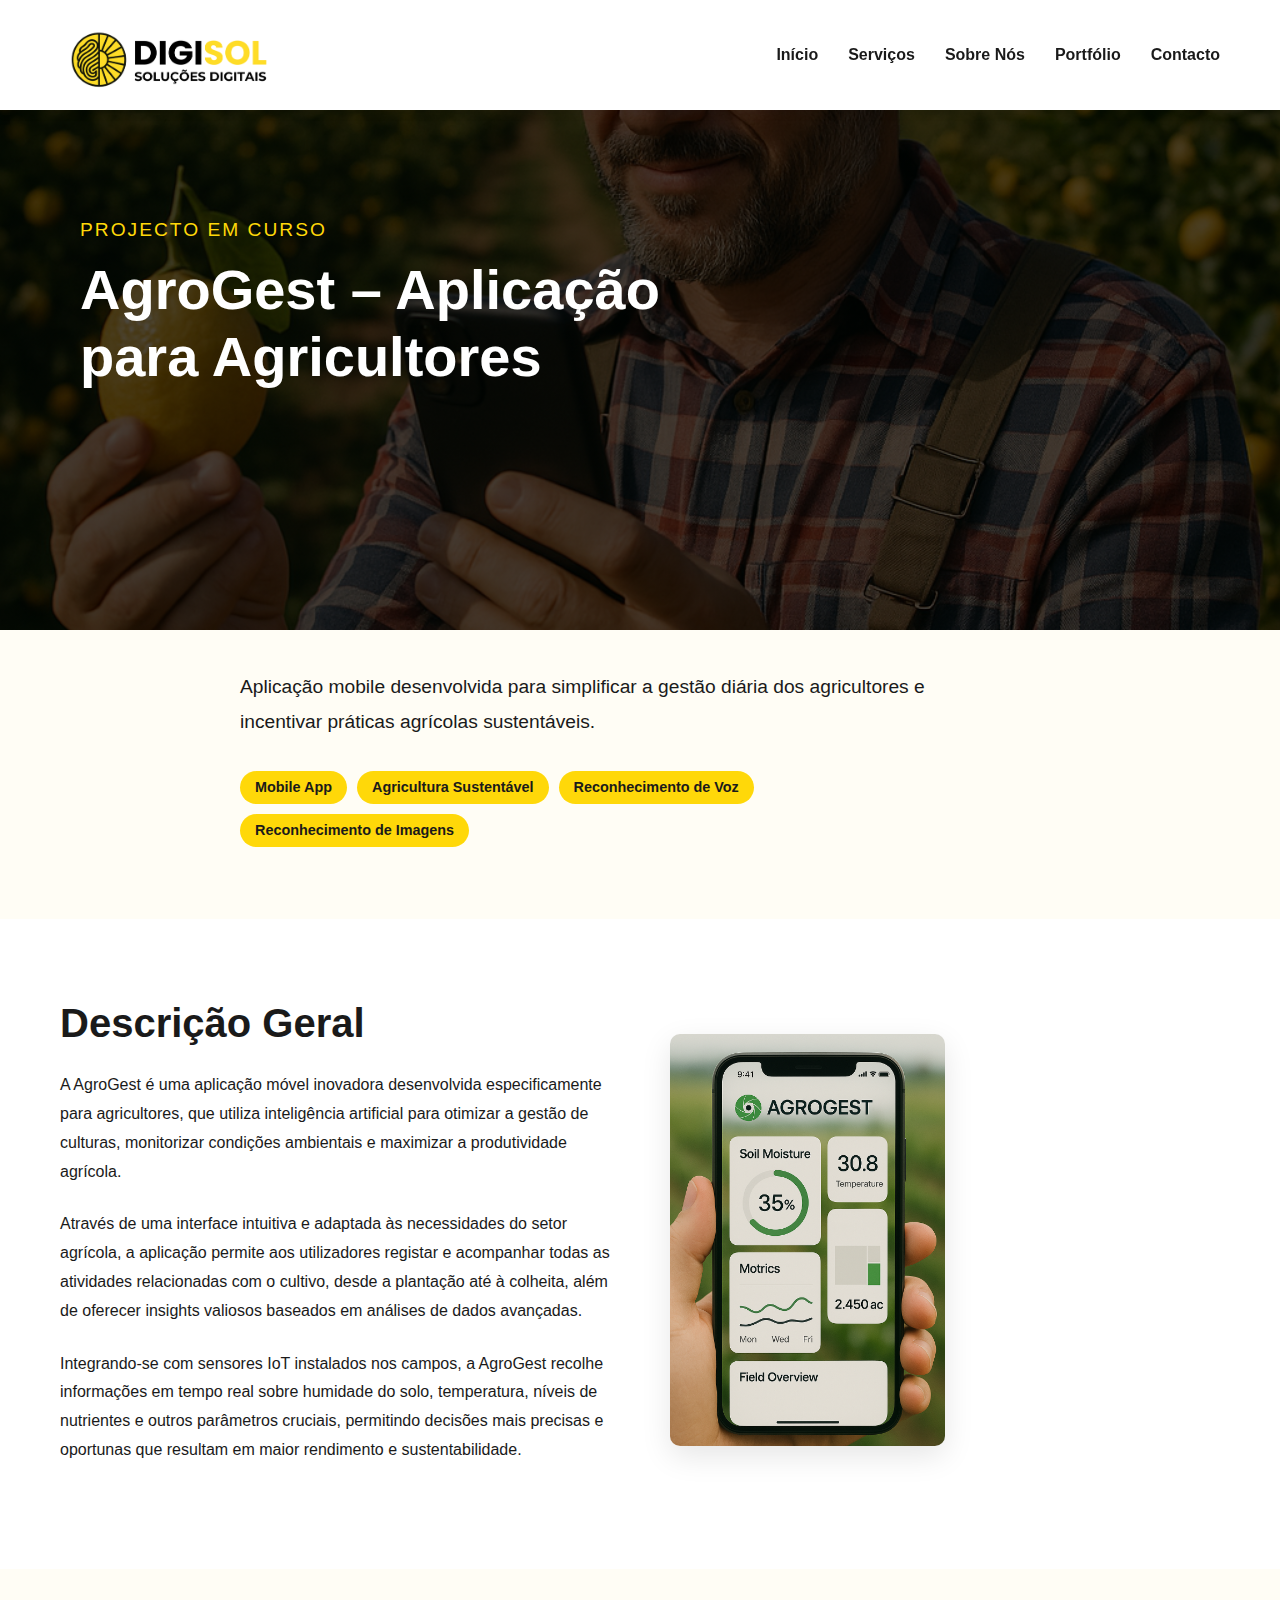
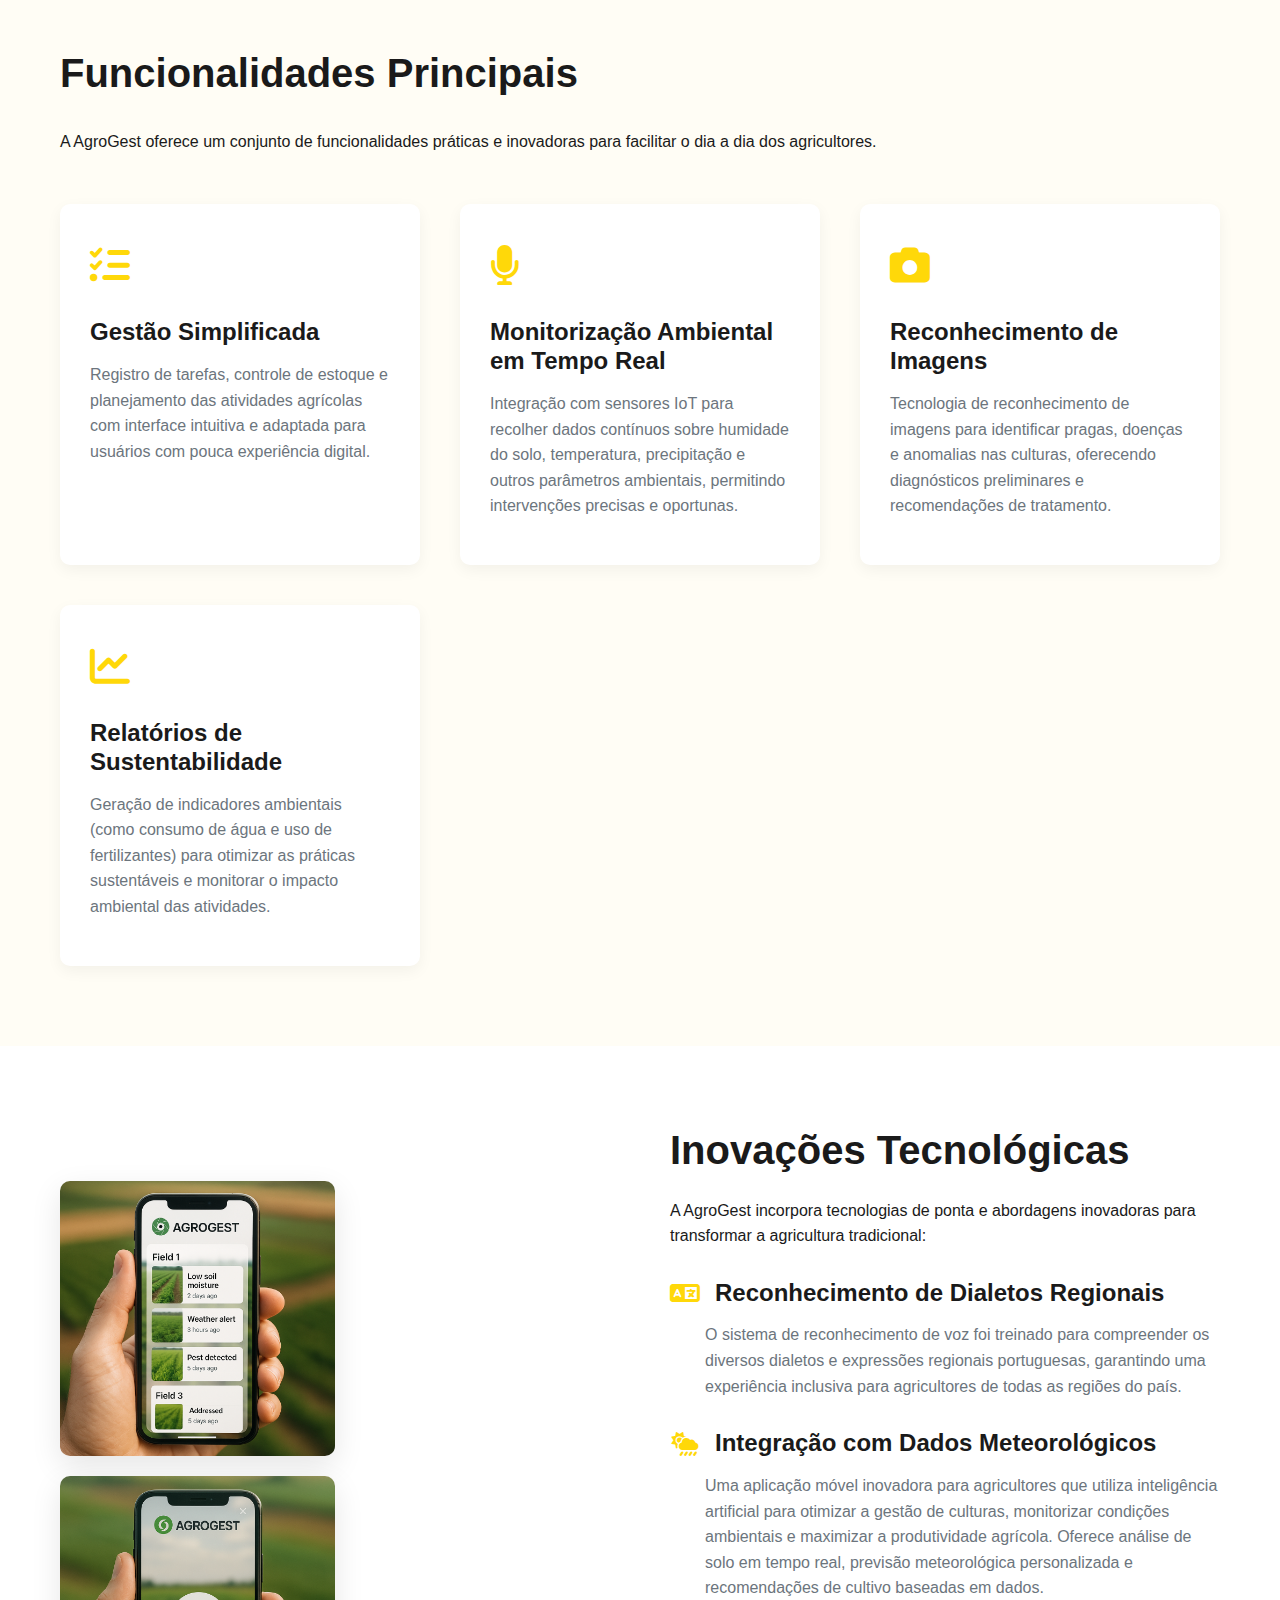
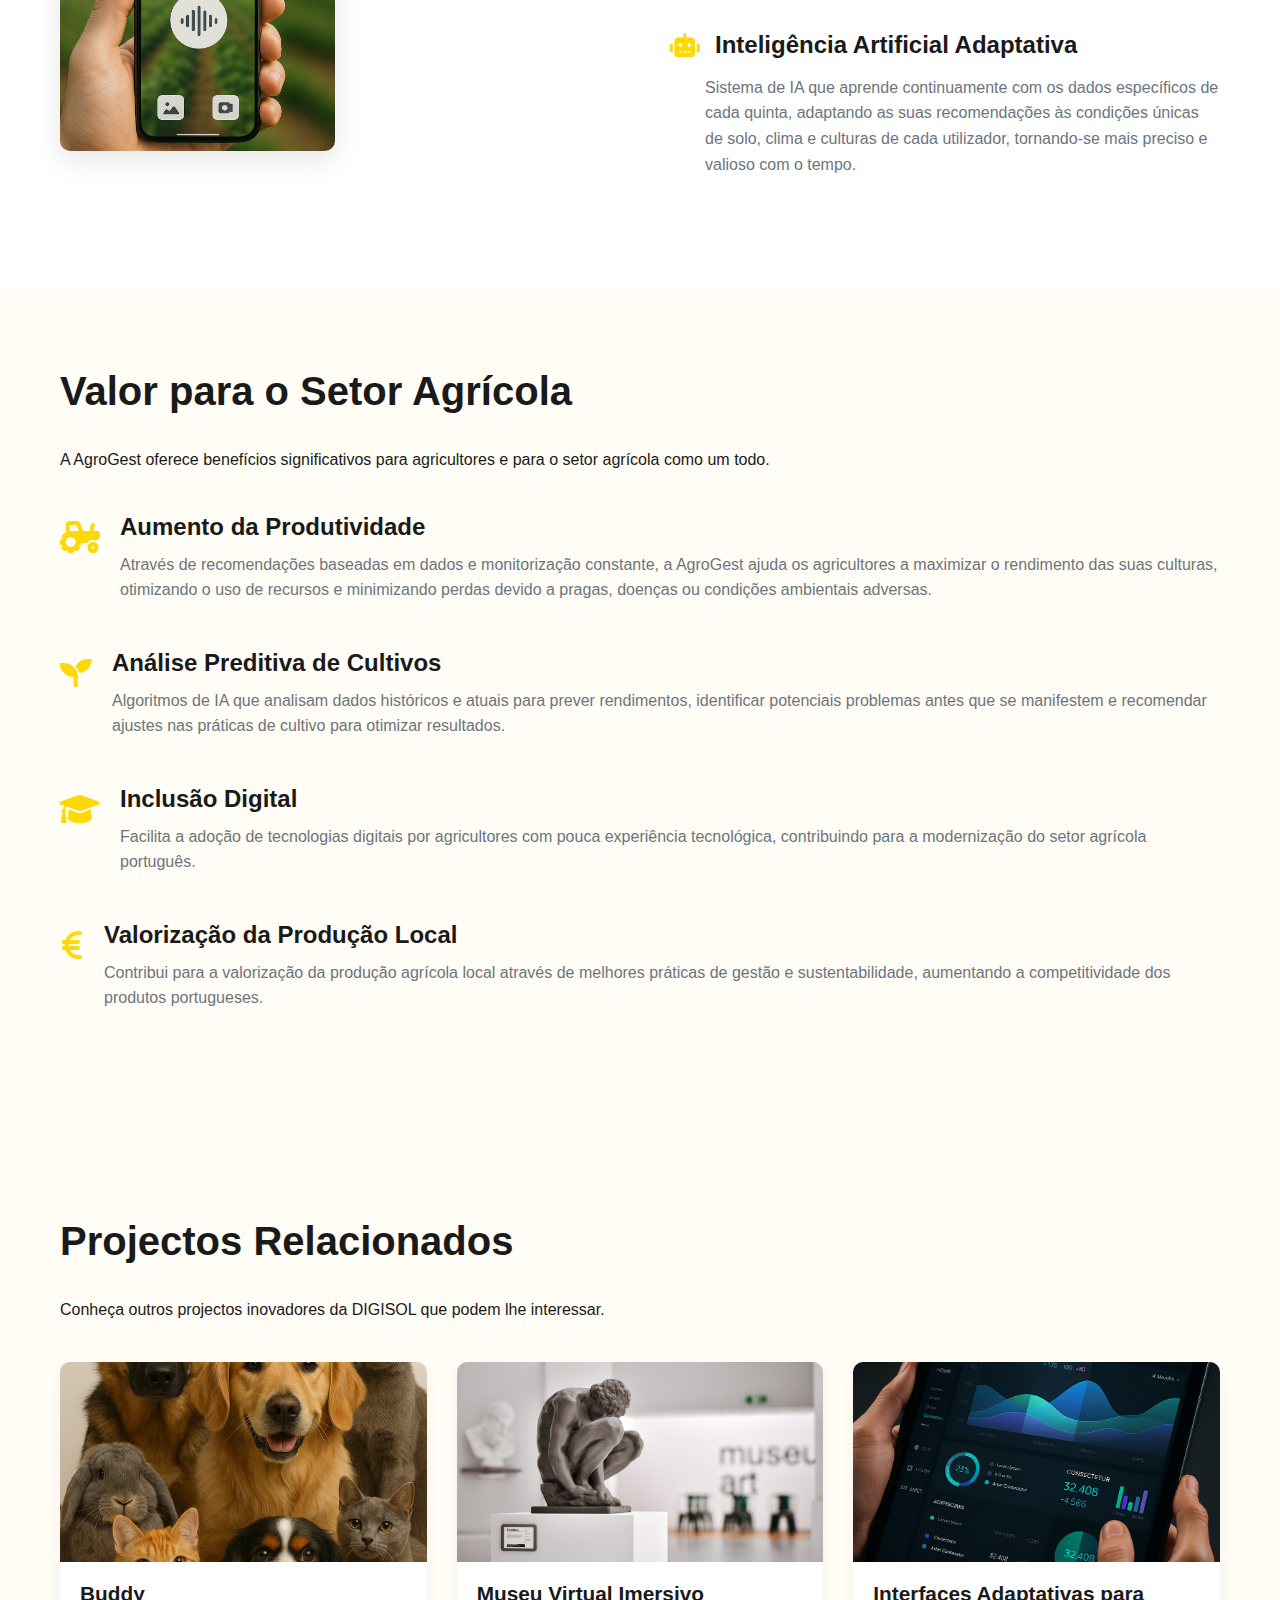
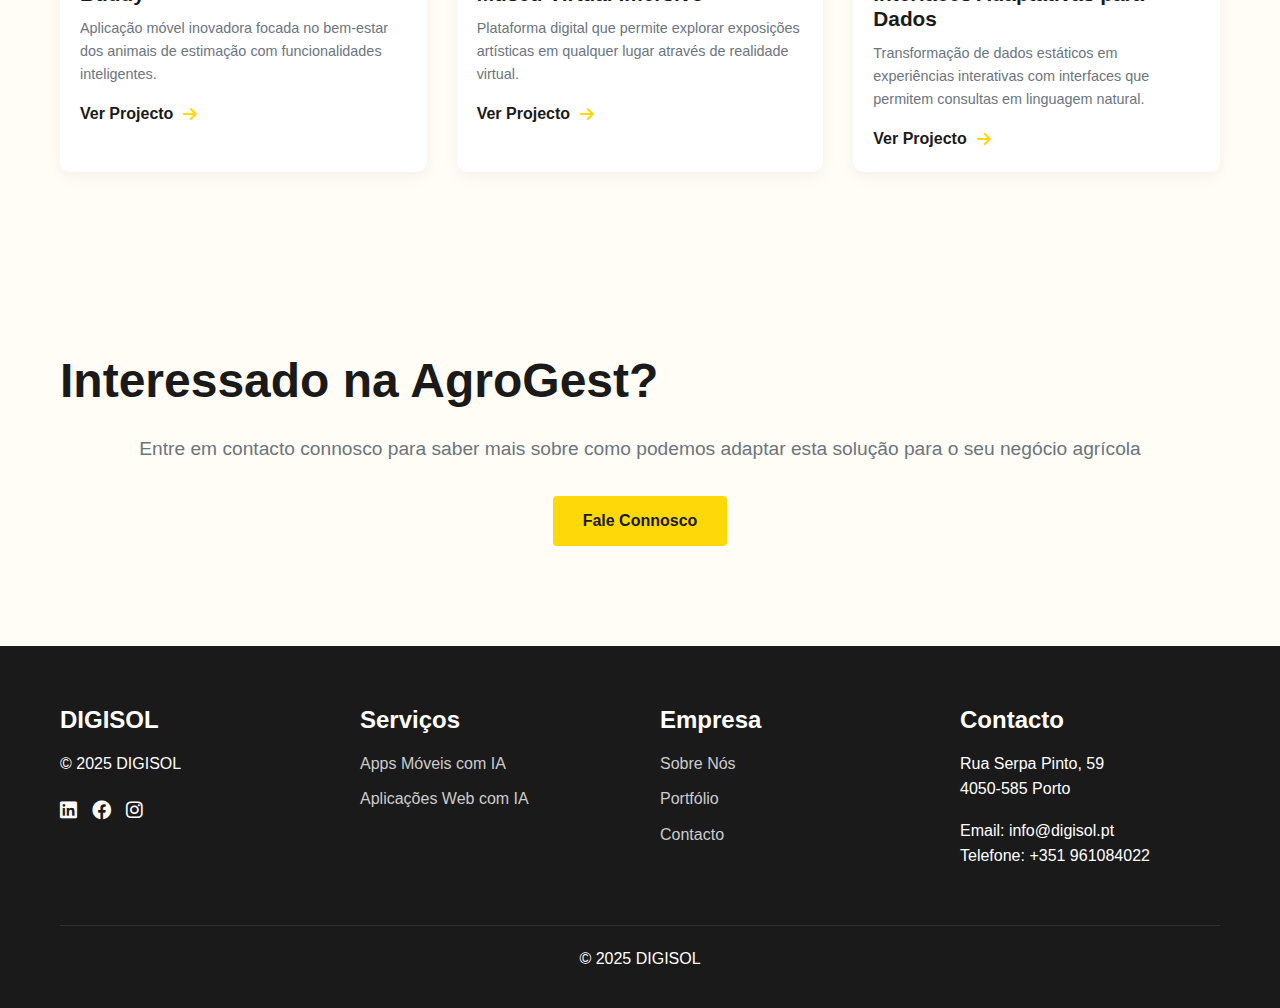
<file: html/projects/agrogest.html>
<!DOCTYPE html>
<html lang="pt">
<head>
    <meta charset="UTF-8">
    <meta name="viewport" content="width=device-width, initial-scale=1.0">
    <title>AgroGest - Aplicação Inteligente para Agricultores | DIGISOL Portugal</title>
    <meta name="description" content="Solução digital inovadora para gestão agrícola em Portugal. Otimize a produção, monitorize culturas e aumente a rentabilidade com inteligência artificial.">
    <meta name="keywords" content="AgroGest, gestão agrícola, agricultura digital, aplicação para agricultores, agricultura inteligente, agricultura de precisão, Portugal">
    <meta name="author" content="DIGISOL">
    <meta name="robots" content="index, follow">
    <meta property="og:title" content="AgroGest - Aplicação Inteligente para Agricultores | DIGISOL Portugal">
    <meta property="og:description" content="Solução digital inovadora para gestão agrícola em Portugal. Otimize a produção e aumente a rentabilidade com inteligência artificial.">
    <meta property="og:image" content="../images/farmer.png">
    <meta property="og:url" content="https://digisol.pt/projects/agrogest.html">
    <meta property="og:type" content="website">
    <meta name="twitter:card" content="summary_large_image">
    <meta name="twitter:title" content="AgroGest - Aplicação Inteligente para Agricultores | DIGISOL Portugal">
    <meta name="twitter:description" content="Solução digital inovadora para gestão agrícola em Portugal. Otimize a produção e aumente a rentabilidade com inteligência artificial.">
    <meta name="twitter:image" content="../images/farmer.png">
    <link rel="canonical" href="https://digisol.pt/projects/agrogest.html">
    <link rel="stylesheet" href="../css/styles.css">
    <link rel="stylesheet" href="../css/project-pages.css">
    <link rel="stylesheet" href="https://cdnjs.cloudflare.com/ajax/libs/font-awesome/6.0.0-beta3/css/all.min.css">
    <!-- Favicon -->
    <link rel="icon" href="../images/favicon.ico" type="image/x-icon">
    <link rel="shortcut icon" href="../images/favicon.ico" type="image/x-icon">
    <style>
        /* Project-specific background */
        .project-hero {
            background: linear-gradient(rgba(0, 0, 0, 0.7), rgba(0, 0, 0, 0.7)), url('../images/farmer.png');
            background-size: cover;
            background-position: center;
        }

        .project-hero-content {
            max-width: 800px;
        }

        .project-hero h1 {
            font-size: 3.5rem;
            margin-bottom: 1.5rem;
        }

        .project-hero p {
            font-size: 1.2rem;
            margin-bottom: 2rem;
            line-height: 1.8;
        }

        .project-tags {
            display: flex;
            flex-wrap: wrap;
            gap: 10px;
            margin-bottom: 2rem;
        }
        
        .project-tag {
            background-color: var(--primary-color);
            color: var(--dark-color);
            padding: 5px 15px;
            border-radius: 20px;
            font-size: 0.9rem;
            font-weight: 600;
        }

        .project-overview {
            padding: 80px 0;
        }

        .project-overview-grid {
            display: grid;
            grid-template-columns: 1fr 1fr;
            gap: 60px;
            align-items: center;
        }

        .project-overview-content h2 {
            text-align: left;
            margin-bottom: 1.5rem;
        }

        .project-overview-content p {
            margin-bottom: 1.5rem;
            line-height: 1.8;
        }

        .project-overview-image img {
            width: 100%;
            border-radius: 10px;
            box-shadow: 0 10px 30px rgba(0, 0, 0, 0.1);
        }

        .project-features {
            padding: 80px 0;
            background-color: var(--light-color);
        }

        .feature-list {
            margin-top: 50px;
            display: grid;
            grid-template-columns: repeat(auto-fit, minmax(300px, 1fr));
            gap: 40px;
        }

        .feature-item {
            background-color: white;
            padding: 30px;
            border-radius: 10px;
            box-shadow: 0 5px 15px rgba(0, 0, 0, 0.05);
            transition: transform 0.3s ease;
        }

        .feature-item:hover {
            transform: translateY(-10px);
        }

        .feature-icon {
            font-size: 2.5rem;
            color: var(--primary-color);
            margin-bottom: 20px;
        }

        .feature-item h3 {
            margin-bottom: 15px;
        }

        .feature-item p {
            color: var(--gray-color);
            line-height: 1.6;
        }

        .project-innovation {
            padding: 80px 0;
        }

        .innovation-grid {
            display: grid;
            grid-template-columns: 1fr 1fr;
            gap: 60px;
            align-items: center;
        }

        .innovation-content h2 {
            text-align: left;
            margin-bottom: 1.5rem;
        }

        .innovation-list {
            margin-top: 30px;
        }

        .innovation-item {
            margin-bottom: 30px;
        }

        .innovation-item h3 {
            display: flex;
            align-items: center;
            margin-bottom: 15px;
        }

        .innovation-item h3 i {
            color: var(--primary-color);
            margin-right: 15px;
        }

        .innovation-item p {
            padding-left: 35px;
            color: var(--gray-color);
            line-height: 1.6;
        }

        .innovation-image img {
            width: 100%;
            border-radius: 10px;
            box-shadow: 0 10px 30px rgba(0, 0, 0, 0.1);
        }

        .project-value {
            padding: 80px 0;
            background-color: var(--light-color);
        }

        .value-list {
            margin-top: 40px;
        }

        .value-item {
            display: flex;
            margin-bottom: 30px;
        }

        .value-icon {
            font-size: 2rem;
            color: var(--primary-color);
            margin-right: 20px;
            flex-shrink: 0;
        }

        .value-content h3 {
            margin-bottom: 10px;
        }

        .value-content p {
            color: var(--gray-color);
            line-height: 1.6;
        }

        .project-gallery {
            padding: 80px 0;
        }

        .gallery-grid {
            display: grid;
            grid-template-columns: repeat(auto-fit, minmax(300px, 1fr));
            gap: 20px;
            margin-top: 40px;
        }

        .gallery-item {
            position: relative;
            overflow: hidden;
            border-radius: 10px;
            height: 250px;
        }

        .gallery-item img {
            width: 100%;
            height: 100%;
            object-fit: cover;
            transition: transform 0.5s ease;
        }

        .gallery-item:hover img {
            transform: scale(1.05);
        }

        .related-projects {
            padding: 80px 0;
            background-color: var(--light-color);
        }

        .related-grid {
            display: grid;
            grid-template-columns: repeat(auto-fit, minmax(300px, 1fr));
            gap: 30px;
            margin-top: 40px;
        }

        .related-item {
            background-color: white;
            border-radius: 10px;
            overflow: hidden;
            box-shadow: 0 5px 15px rgba(0, 0, 0, 0.05);
            transition: transform 0.3s ease;
        }

        .related-item:hover {
            transform: translateY(-10px);
        }

        .related-image {
            height: 200px;
            overflow: hidden;
        }

        .related-image img {
            width: 100%;
            height: 100%;
            object-fit: cover;
            transition: transform 0.5s ease;
        }

        .related-item:hover .related-image img {
            transform: scale(1.05);
        }

        .related-content {
            padding: 20px;
        }

        .related-content h3 {
            margin-bottom: 10px;
            font-size: 1.3rem;
        }

        .related-content p {
            color: var(--gray-color);
            margin-bottom: 15px;
            font-size: 0.9rem;
        }

        .view-project-btn {
            display: inline-flex;
            align-items: center;
            gap: 10px;
            font-weight: 600;
            color: var(--dark-color);
            transition: gap 0.3s ease;
        }
        
        .view-project-btn:hover {
            gap: 15px;
        }
        
        .view-project-btn i {
            color: var(--primary-color);
        }

        @media (max-width: 992px) {
            .project-overview-grid,
            .innovation-grid {
                grid-template-columns: 1fr;
                gap: 40px;
            }

            .project-hero h1 {
                font-size: 2.8rem;
            }
            
            .feature-list {
                grid-template-columns: repeat(auto-fit, minmax(250px, 1fr));
            }
            
            .gallery-grid {
                grid-template-columns: repeat(auto-fit, minmax(250px, 1fr));
            }
            
            .related-grid {
                grid-template-columns: repeat(2, 1fr);
                gap: 30px;
            }
            
            .project-overview-image,
            .innovation-image {
                order: -1;
                text-align: center;
            }
            
            .project-overview-image img,
            .innovation-image img {
                max-width: 80%;
                margin: 0 auto;
                display: block;
            }
        }
        
        @media (max-width: 768px) {
            .project-hero {
                height: auto;
                min-height: 500px;
                padding: 100px 0;
            }
            
            .project-hero-content {
                text-align: center;
                max-width: 100%;
                padding: 0 20px;
            }
            
            .project-hero h1 {
                font-size: 2.5rem;
            }
            
            .project-hero p {
                font-size: 1.1rem;
                margin-left: auto;
                margin-right: auto;
            }
            
            .project-tags {
                justify-content: center;
            }
            
            .project-overview,
            .project-features,
            .project-innovation,
            .project-value,
            .project-gallery,
            .related-projects {
                padding: 60px 0;
            }
            
            .project-overview-content h2,
            .innovation-content h2,
            section h2 {
                text-align: center;
                font-size: 2rem;
            }
            
            .project-overview-content p,
            .innovation-content p {
                text-align: center;
            }
            
            .innovation-item h3 {
                justify-content: center;
            }
            
            .innovation-item p {
                text-align: center;
                padding-left: 0;
            }
            
            .feature-list {
                grid-template-columns: 1fr;
                gap: 30px;
            }
            
            .feature-item {
                text-align: center;
                height: auto;
            }
            
            .feature-icon {
                margin-left: auto;
                margin-right: auto;
            }
            
            .project-overview-image img,
            .innovation-image img,
            .gallery-item img {
                width: 100%;
                margin: 0 auto;
                display: block;
            }
            
            .related-grid {
                grid-template-columns: 1fr;
            }
            
            .related-item {
                flex-direction: column;
                text-align: center;
            }
            
            .related-image {
                width: 100%;
                margin-bottom: 20px;
            }
            
            .related-content {
                width: 100%;
                padding-left: 0;
                text-align: center;
            }
        }
        
        @media (max-width: 480px) {
            .project-hero {
                min-height: 400px;
                padding: 80px 0;
            }
            
            .project-hero h1 {
                font-size: 1.8rem;
                line-height: 1.3;
            }
            
            .project-hero p {
                font-size: 1rem;
                line-height: 1.5;
            }
            
            .project-tags {
                flex-direction: column;
                align-items: flex-start;
                gap: 8px;
            }
            
            .project-overview,
            .project-features,
            .project-innovation,
            .project-value,
            .project-gallery,
            .related-projects {
                padding: 40px 0;
            }
            
            .project-overview-content h2,
            .innovation-content h2,
            section h2 {
                font-size: 1.8rem;
            }
            
            .feature-item {
                height: auto;
                padding: 20px;
            }
            
            .project-overview-image img,
            .innovation-image img,
            .gallery-item img {
                width: 100%;
                max-width: 100%;
            }
            
            .project-overview-image img,
            .innovation-image img {
                width: 80%;
            }
            
            .gallery-grid {
                gap: 15px;
            }
        }
    </style>
</head>
<body>
    <!-- Header -->
    <header>
        <div class="container">
            <div class="logo">
                <a href="../index.html">
                    <img src="../images/logo_dg.png" alt="DIGISOL Logo" class="logo-img">
                </a>
            </div>
            <nav>
                <ul>
                    <li><a href="../index.html">Início</a></li>
                    <li><a href="../services.html">Serviços</a></li>
                    <li><a href="../about.html">Sobre Nós</a></li>
                    <li><a href="../portfolio.html">Portfólio</a></li>
                    <li><a href="../contact.html">Contacto</a></li>
                </ul>
            </nav>
            <div class="mobile-menu-toggle">
                <i class="fas fa-bars"></i>
            </div>
        </div>
    </header>

    <!-- Project Hero Section -->
    <section class="project-hero">
        <div class="container">
            <div class="project-hero-content">
                <span class="hero-label">Projecto em Curso</span>
                <h1>AgroGest – Aplicação para Agricultores</h1>
            </div>
        </div>
    </section>

    <!-- Project Description Section -->
    <section class="project-description">
        <div class="container">
            <div class="project-description-content">
                <p>Aplicação mobile desenvolvida para simplificar a gestão diária dos agricultores e incentivar práticas agrícolas sustentáveis.</p>
                <div class="project-tags">
                    <span class="project-tag">Mobile App</span>
                    <span class="project-tag">Agricultura Sustentável</span>
                    <span class="project-tag">Reconhecimento de Voz</span>
                    <span class="project-tag">Reconhecimento de Imagens</span>
                </div>
            </div>
        </div>
    </section>

    <!-- Project Overview Section -->
    <section class="project-overview">
        <div class="container">
            <div class="project-overview-grid">
                <div class="project-overview-content">
                    <h2>Descrição Geral</h2>
                    <p>A AgroGest é uma aplicação móvel inovadora desenvolvida especificamente para agricultores, que utiliza inteligência artificial para otimizar a gestão de culturas, monitorizar condições ambientais e maximizar a produtividade agrícola.</p>
                    <p>Através de uma interface intuitiva e adaptada às necessidades do setor agrícola, a aplicação permite aos utilizadores registar e acompanhar todas as atividades relacionadas com o cultivo, desde a plantação até à colheita, além de oferecer insights valiosos baseados em análises de dados avançadas.</p>
                    <p>Integrando-se com sensores IoT instalados nos campos, a AgroGest recolhe informações em tempo real sobre humidade do solo, temperatura, níveis de nutrientes e outros parâmetros cruciais, permitindo decisões mais precisas e oportunas que resultam em maior rendimento e sustentabilidade.</p>
                </div>
                <div class="project-overview-image">
                    <img src="../images/70301b.PNG" alt="70/30 App Interface 1" style="width: 50%; max-width: 100%;">
                </div>
            </div>
        </div>
    </section>

    <!-- Project Features Section -->
    <section class="project-features">
        <div class="container">
            <h2>Funcionalidades Principais</h2>
            <p class="text-center">A AgroGest oferece um conjunto de funcionalidades práticas e inovadoras para facilitar o dia a dia dos agricultores.</p>
            
            <div class="feature-list">
                <div class="feature-item">
                    <div class="feature-icon">
                        <i class="fas fa-tasks"></i>
                    </div>
                    <h3>Gestão Simplificada</h3>
                    <p>Registro de tarefas, controle de estoque e planejamento das atividades agrícolas com interface intuitiva e adaptada para usuários com pouca experiência digital.</p>
                </div>
                
                <div class="feature-item">
                    <div class="feature-icon">
                        <i class="fas fa-microphone"></i>
                    </div>
                    <h3>Monitorização Ambiental em Tempo Real</h3>
                    <p>Integração com sensores IoT para recolher dados contínuos sobre humidade do solo, temperatura, precipitação e outros parâmetros ambientais, permitindo intervenções precisas e oportunas.</p>
                </div>
                
                <div class="feature-item">
                    <div class="feature-icon">
                        <i class="fas fa-camera"></i>
                    </div>
                    <h3>Reconhecimento de Imagens</h3>
                    <p>Tecnologia de reconhecimento de imagens para identificar pragas, doenças e anomalias nas culturas, oferecendo diagnósticos preliminares e recomendações de tratamento.</p>
                </div>
                
                <div class="feature-item">
                    <div class="feature-icon">
                        <i class="fas fa-chart-line"></i>
                    </div>
                    <h3>Relatórios de Sustentabilidade</h3>
                    <p>Geração de indicadores ambientais (como consumo de água e uso de fertilizantes) para otimizar as práticas sustentáveis e monitorar o impacto ambiental das atividades.</p>
                </div>
            </div>
        </div>
    </section>

    <!-- Project Innovation Section -->
    <section class="project-innovation">
        <div class="container">
            <div class="innovation-grid">
                <div class="innovation-image">
                    <img src="../images/70302b.PNG" alt="70/30 App Interface 2" style="width: 50%; max-width: 100%; margin-bottom: 20px; display: block;">
                    <img src="../images/70303b.PNG" alt="70/30 App Interface 3" style="width: 50%; max-width: 100%; display: block;">
                </div>
                <div class="innovation-content">
                    <h2>Inovações Tecnológicas</h2>
                    <p>A AgroGest incorpora tecnologias de ponta e abordagens inovadoras para transformar a agricultura tradicional:</p>
                    
                    <div class="innovation-list">
                        <div class="innovation-item">
                            <h3><i class="fas fa-language"></i> Reconhecimento de Dialetos Regionais</h3>
                            <p>O sistema de reconhecimento de voz foi treinado para compreender os diversos dialetos e expressões regionais portuguesas, garantindo uma experiência inclusiva para agricultores de todas as regiões do país.</p>
                        </div>
                        
                        <div class="innovation-item">
                            <h3><i class="fas fa-cloud-sun-rain"></i> Integração com Dados Meteorológicos</h3>
                            <p>Uma aplicação móvel inovadora para agricultores que utiliza inteligência artificial para otimizar a gestão de culturas, monitorizar condições ambientais e maximizar a produtividade agrícola. Oferece análise de solo em tempo real, previsão meteorológica personalizada e recomendações de cultivo baseadas em dados.</p>
                        </div>
                        
                        <div class="innovation-item">
                            <h3><i class="fas fa-robot"></i> Inteligência Artificial Adaptativa</h3>
                            <p>Sistema de IA que aprende continuamente com os dados específicos de cada quinta, adaptando as suas recomendações às condições únicas de solo, clima e culturas de cada utilizador, tornando-se mais preciso e valioso com o tempo.</p>
                        </div>
                    </div>
                </div>
            </div>
        </div>
    </section>

    <!-- Project Value Section -->
    <section class="project-value">
        <div class="container">
            <h2>Valor para o Setor Agrícola</h2>
            <p class="text-center">A AgroGest oferece benefícios significativos para agricultores e para o setor agrícola como um todo.</p>
            
            <div class="value-list">
                <div class="value-item">
                    <div class="value-icon">
                        <i class="fas fa-tractor"></i>
                    </div>
                    <div class="value-content">
                        <h3>Aumento da Produtividade</h3>
                        <p>Através de recomendações baseadas em dados e monitorização constante, a AgroGest ajuda os agricultores a maximizar o rendimento das suas culturas, otimizando o uso de recursos e minimizando perdas devido a pragas, doenças ou condições ambientais adversas.</p>
                    </div>
                </div>
                
                <div class="value-item">
                    <div class="value-icon">
                        <i class="fas fa-seedling"></i>
                    </div>
                    <div class="value-content">
                        <h3>Análise Preditiva de Cultivos</h3>
                        <p>Algoritmos de IA que analisam dados históricos e atuais para prever rendimentos, identificar potenciais problemas antes que se manifestem e recomendar ajustes nas práticas de cultivo para otimizar resultados.</p>
                    </div>
                </div>
                
                <div class="value-item">
                    <div class="value-icon">
                        <i class="fas fa-graduation-cap"></i>
                    </div>
                    <div class="value-content">
                        <h3>Inclusão Digital</h3>
                        <p>Facilita a adoção de tecnologias digitais por agricultores com pouca experiência tecnológica, contribuindo para a modernização do setor agrícola português.</p>
                    </div>
                </div>
                
                <div class="value-item">
                    <div class="value-icon">
                        <i class="fas fa-euro-sign"></i>
                    </div>
                    <div class="value-content">
                        <h3>Valorização da Produção Local</h3>
                        <p>Contribui para a valorização da produção agrícola local através de melhores práticas de gestão e sustentabilidade, aumentando a competitividade dos produtos portugueses.</p>
                    </div>
                </div>
            </div>
        </div>
    </section>



    <!-- Related Projects Section -->
    <section class="related-projects">
        <div class="container">
            <h2>Projectos Relacionados</h2>
            <p class="text-center">Conheça outros projectos inovadores da DIGISOL que podem lhe interessar.</p>
            
            <div class="related-grid">
                <div class="related-item">
                    <div class="related-image">
                        <img src="../images/buddies.png" alt="Buddy">
                    </div>
                    <div class="related-content">
                        <h3>Buddy</h3>
                        <p>Aplicação móvel inovadora focada no bem-estar dos animais de estimação com funcionalidades inteligentes.</p>
                        <a href="buddy.html" class="view-project-btn">Ver Projecto <i class="fas fa-arrow-right"></i></a>
                    </div>
                </div>
                
                <div class="related-item">
                    <div class="related-image">
                        <img src="../images/museu4.jpg" alt="Museu Virtual Imersivo">
                    </div>
                    <div class="related-content">
                        <h3>Museu Virtual Imersivo</h3>
                        <p>Plataforma digital que permite explorar exposições artísticas em qualquer lugar através de realidade virtual.</p>
                        <a href="museu-virtual.html" class="view-project-btn">Ver Projecto <i class="fas fa-arrow-right"></i></a>
                    </div>
                </div>
                
                <div class="related-item">
                    <div class="related-image">
                        <img src="../images/mobile3.png" alt="Interfaces Adaptativas para Dados">
                    </div>
                    <div class="related-content">
                        <h3>Interfaces Adaptativas para Dados</h3>
                        <p>Transformação de dados estáticos em experiências interativas com interfaces que permitem consultas em linguagem natural.</p>
                        <a href="interfaces-adaptativas.html" class="view-project-btn">Ver Projecto <i class="fas fa-arrow-right"></i></a>
                    </div>
                </div>
            </div>
        </div>
    </section>

    <!-- CTA Section -->
    <section class="cta-section">
        <div class="container">
            <div class="cta-content">
                <h2>Interessado na AgroGest?</h2>
                <p>Entre em contacto connosco para saber mais sobre como podemos adaptar esta solução para o seu negócio agrícola</p>
                <a href="../contact.html" class="btn primary-btn">Fale Connosco</a>
            </div>
        </div>
    </section>

    <!-- Footer -->
    <footer>
        <div class="container">
            <div class="footer-grid">
                <div class="footer-col">
                    <h3>DIGISOL</h3>
                    <p>&copy; 2025 DIGISOL</p>
                    <div class="social-links">
                        <a href="#"><i class="fab fa-linkedin"></i></a>
                        <a href="#"><i class="fab fa-facebook"></i></a>
                        <a href="#"><i class="fab fa-instagram"></i></a>
                    </div>
                </div>
                <div class="footer-col">
                    <h3>Serviços</h3>
                    <ul>
                        <li><a href="../services.html#ai-mobile-apps">Apps Móveis com IA</a></li>
                        <li><a href="../services.html#ai-web-apps">Aplicações Web com IA</a></li>
                    </ul>
                </div>
                <div class="footer-col">
                    <h3>Empresa</h3>
                    <ul>
                        <li><a href="../about.html">Sobre Nós</a></li>
                        <li><a href="../portfolio.html">Portfólio</a></li>
                        <li><a href="../contact.html">Contacto</a></li>
                    </ul>
                </div>
                <div class="footer-col">
                    <h3>Contacto</h3>
                    <p>Rua Serpa Pinto, 59<br>4050-585 Porto</p>
                    <p>Email: info@digisol.pt<br>Telefone: +351 961084022</p>
                </div>
            </div>
            <div class="copyright">
                <p>&copy; 2025 DIGISOL</p>
            </div>
        </div>
    </footer>

    <script src="../js/main.js"></script>
</body>
</html>
</file>
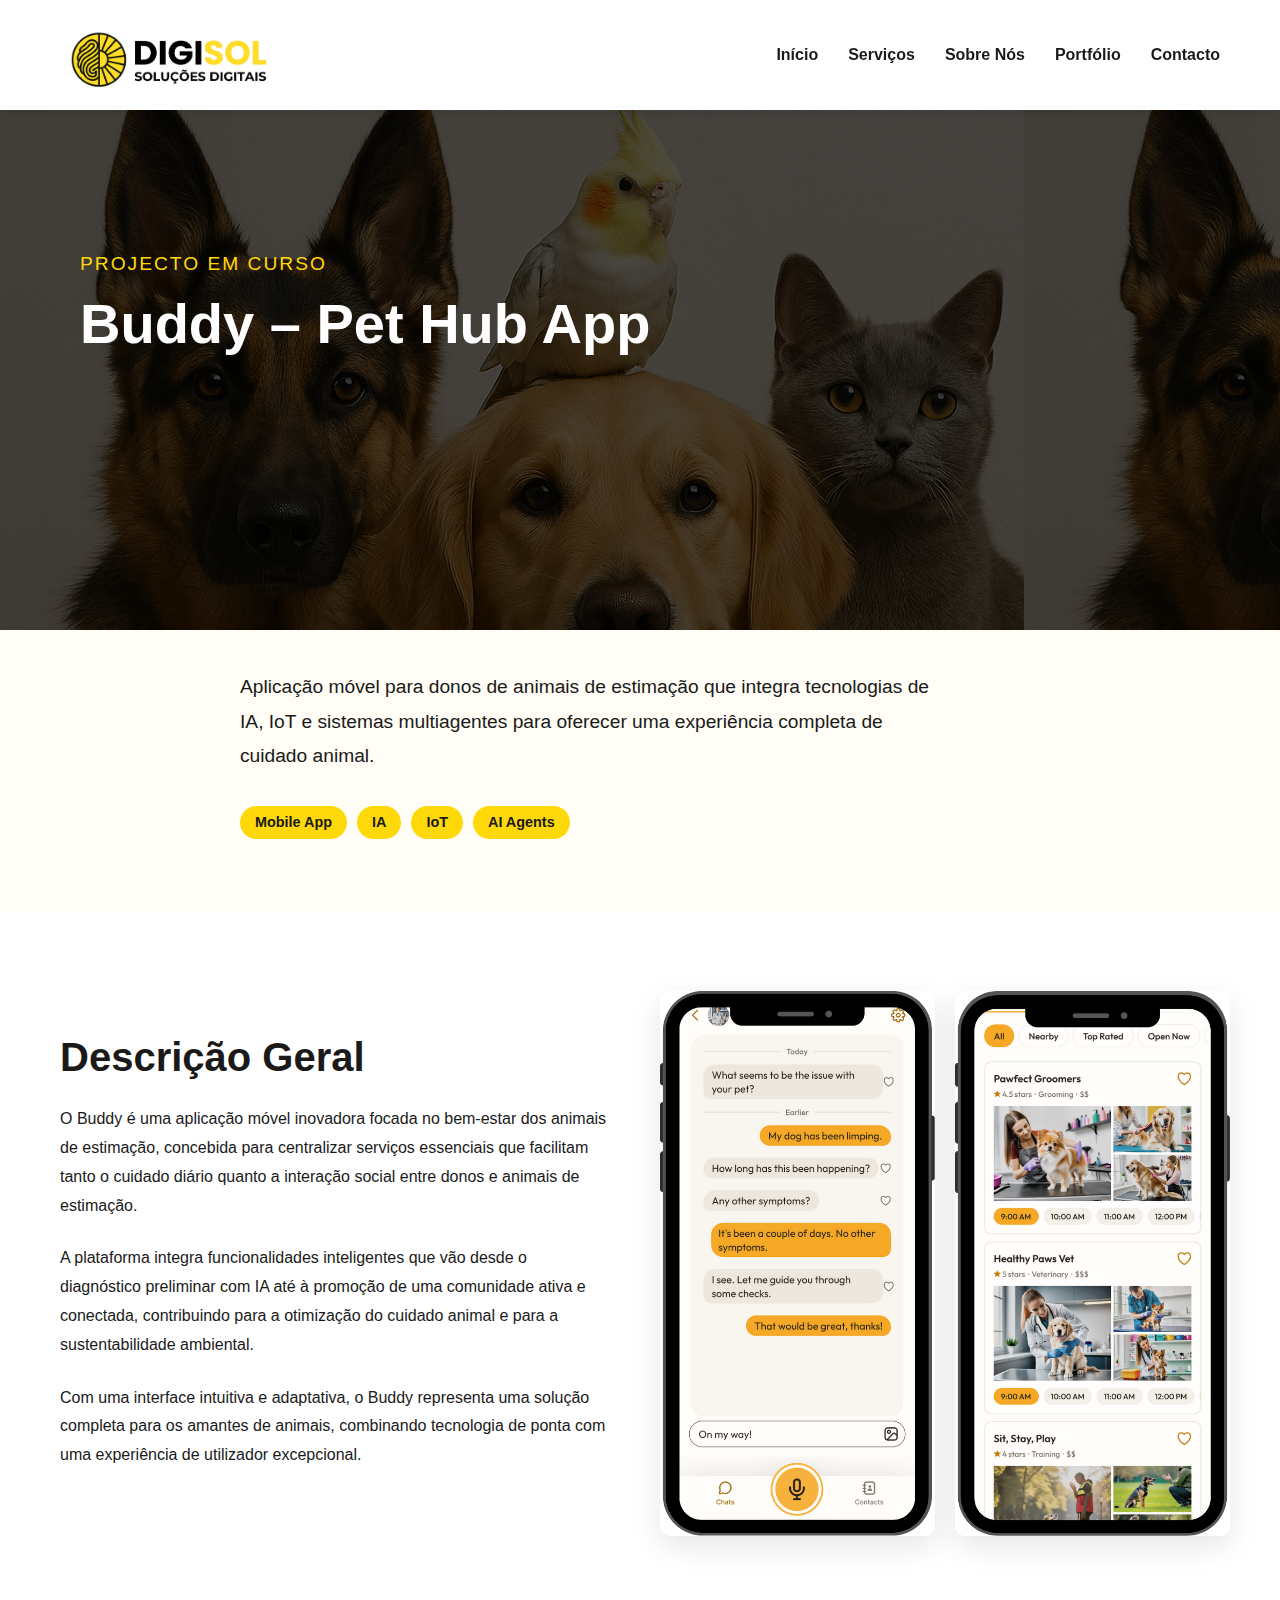
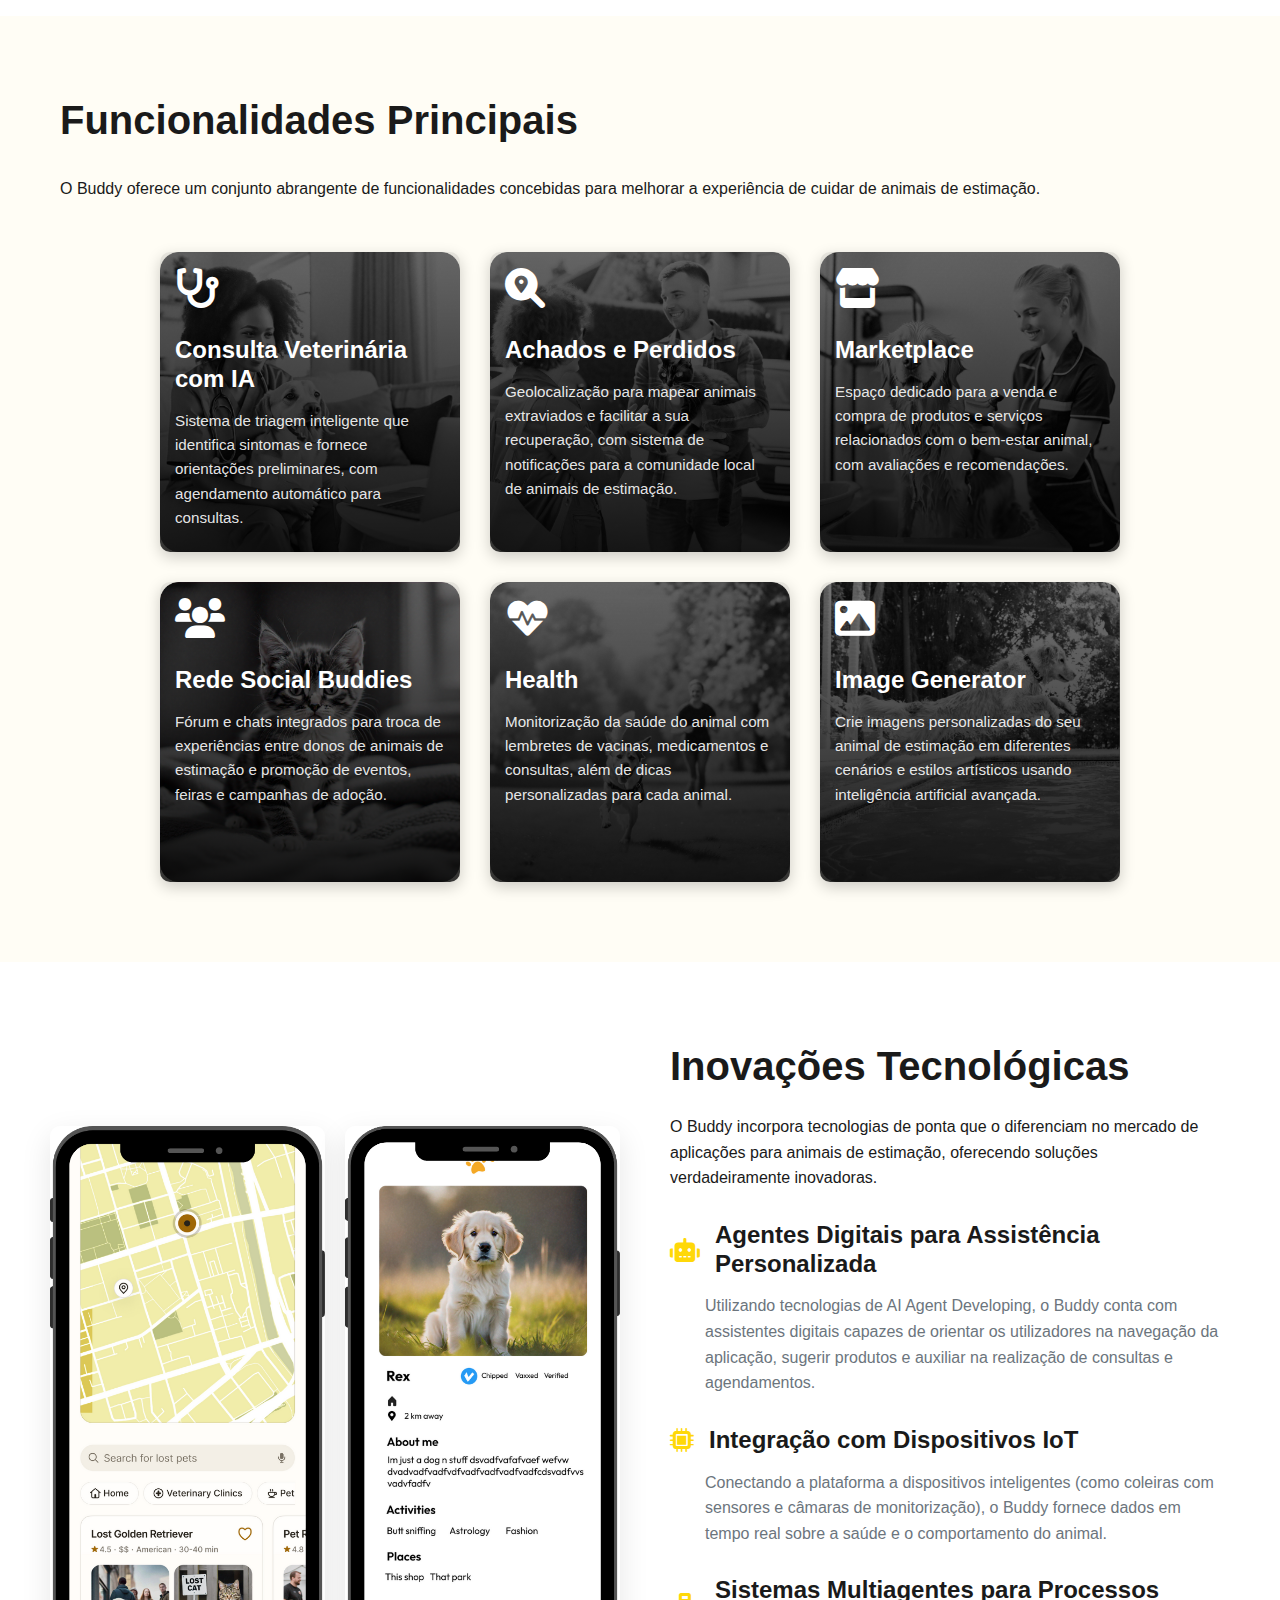
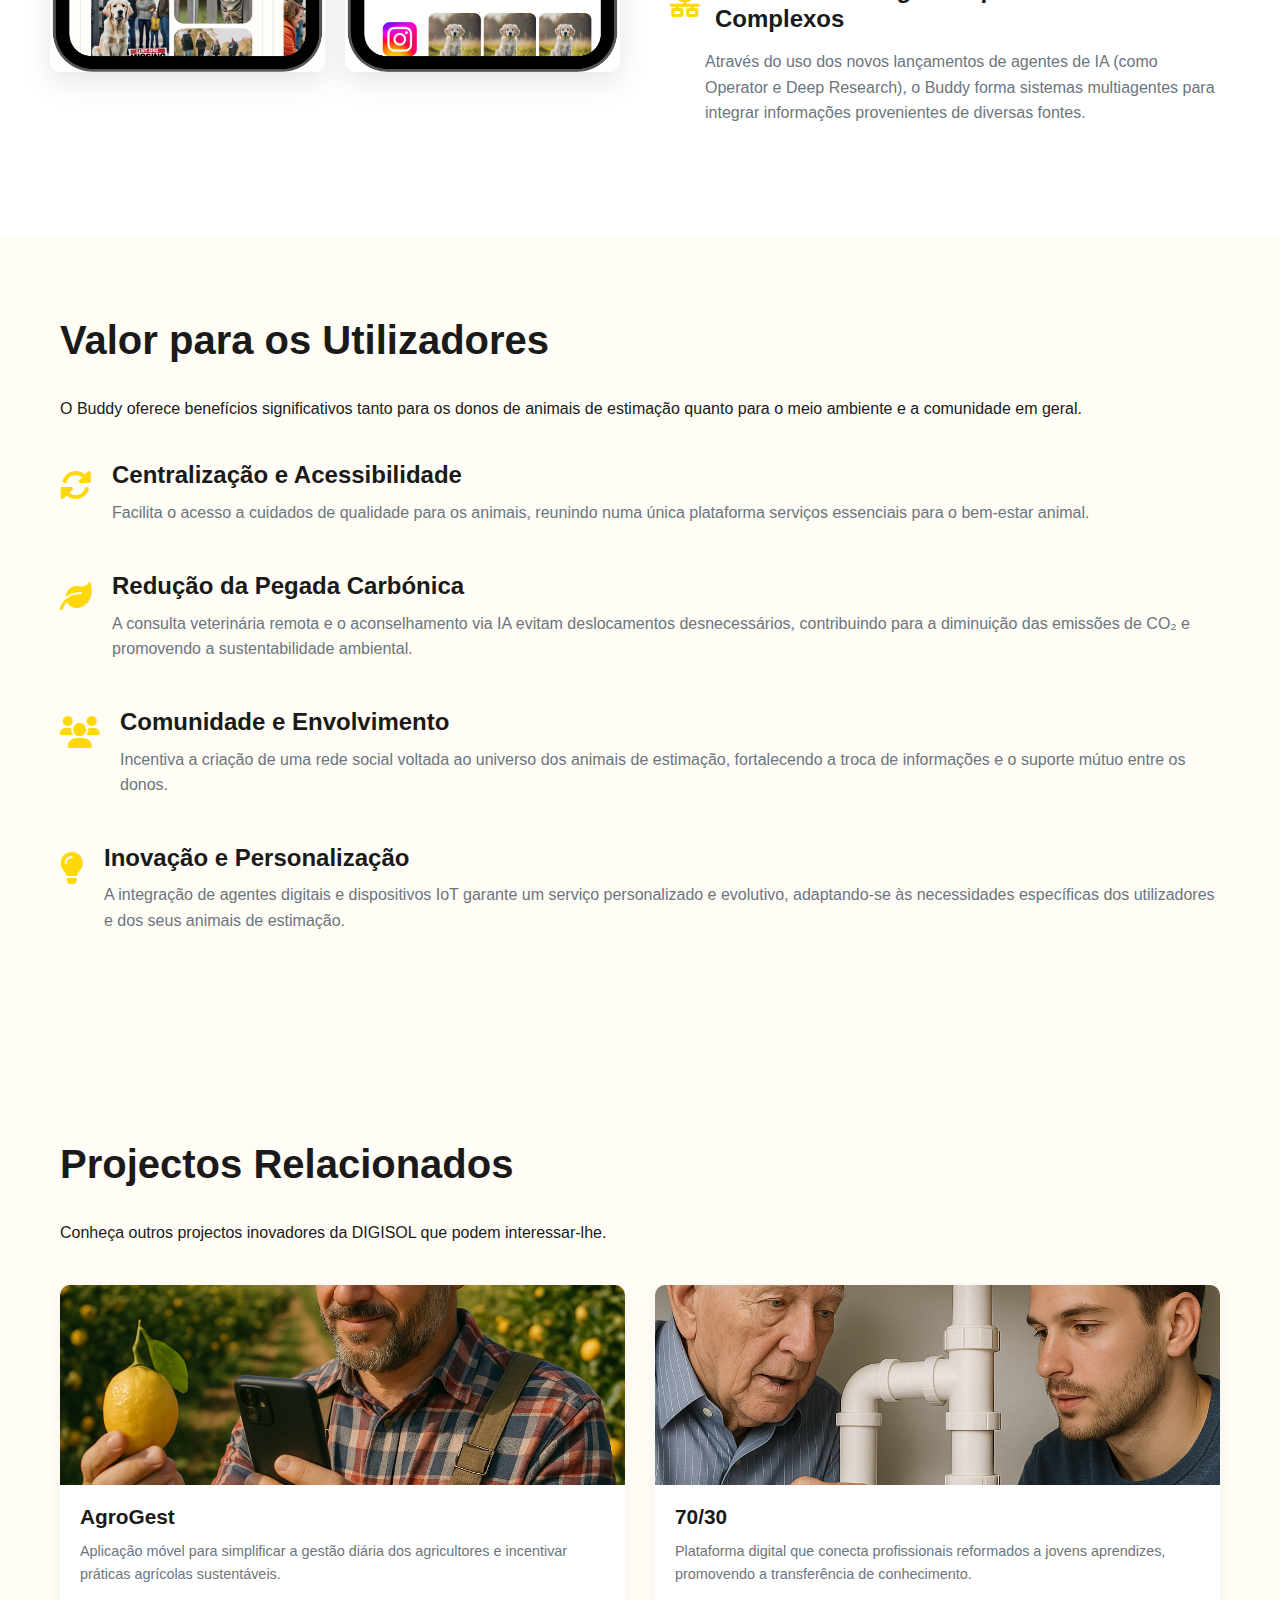
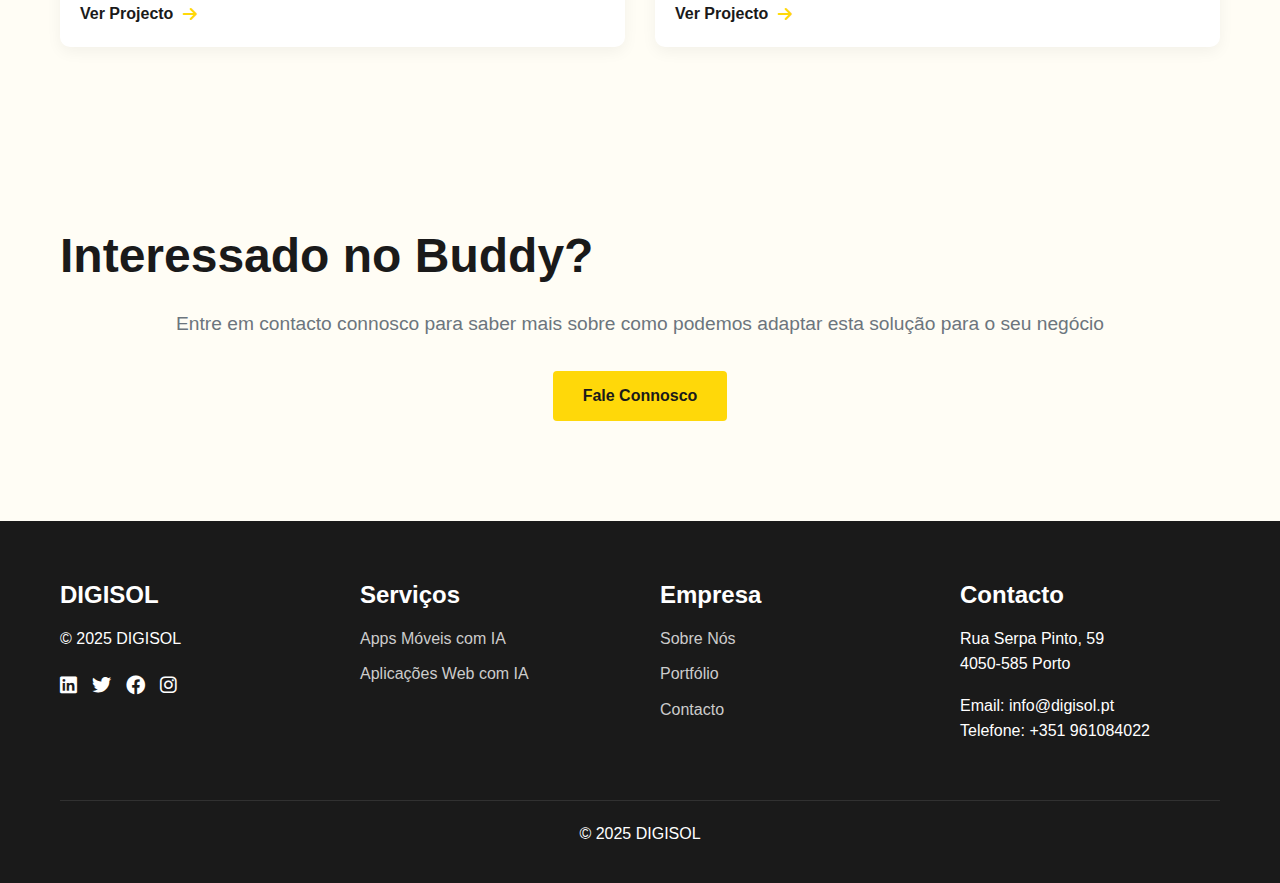
<file: html/projects/buddy.html>
<!DOCTYPE html>
<html lang="pt">
<head>
    <meta charset="UTF-8">
    <meta name="viewport" content="width=device-width, initial-scale=1.0">
    <title>Buddy - Pet Hub App | DIGISOL</title>
    <link rel="stylesheet" href="../css/styles.css">
    <link rel="stylesheet" href="../css/project-pages.css">
    <link rel="stylesheet" href="https://cdnjs.cloudflare.com/ajax/libs/font-awesome/6.0.0-beta3/css/all.min.css">
    <style>
        /* Project-specific background */
        .project-hero {
            background: linear-gradient(rgba(0, 0, 0, 0.7), rgba(0, 0, 0, 0.7)), url('../images/buddies.png');
        }
        
        .project-hero-content {
            position: relative;
            z-index: 1;
            max-width: 800px;
            text-align: center;
        }

        .project-hero h1 {
            font-size: 3.5rem;
            margin-bottom: 1.5rem;
        }

        .project-hero p {
            font-size: 1.2rem;
            margin-bottom: 2rem;
            line-height: 1.8;
        }

        .project-tags {
            display: flex;
            flex-wrap: wrap;
            gap: 10px;
            margin-bottom: 2rem;
        }
        
        .project-tag {
            background-color: var(--primary-color);
            color: var(--dark-color);
            padding: 5px 15px;
            border-radius: 20px;
            font-size: 0.9rem;
            font-weight: 600;
        }

        .project-overview {
            padding: 80px 0;
        }

        .project-overview-grid {
            display: grid;
            grid-template-columns: 1fr 1fr;
            gap: 60px;
            align-items: center;
        }

        .project-overview-content h2 {
            text-align: left;
            margin-bottom: 1.5rem;
        }

        .project-overview-content p {
            margin-bottom: 1.5rem;
            line-height: 1.8;
        }

        .project-overview-image img {
            width: 50%;
            border-radius: 10px;
            box-shadow: 0 10px 30px rgba(0, 0, 0, 0.1);
            display: block;
            margin: 0 auto;
        }

        .project-features {
            padding: 80px 0;
            background-color: var(--light-color);
        }

        .feature-list {
            margin-top: 50px;
            display: grid;
            grid-template-columns: repeat(auto-fit, minmax(300px, 300px));
            gap: 30px;
            justify-content: center;
        }

        .feature-item {
            position: relative;
            height: 300px;
            border-radius: 10px;
            overflow: hidden;
            box-shadow: 0 5px 15px rgba(0, 0, 0, 0.2);
            transition: transform 0.3s ease;
            display: flex;
            flex-direction: column;
            justify-content: flex-start;
            padding: 0;
        }

        .feature-item:before {
            content: '';
            position: absolute;
            top: 0;
            left: 0;
            width: 100%;
            height: 100%;
            background: linear-gradient(to bottom, rgba(0,0,0,0.1) 0%, rgba(0,0,0,0.8) 100%);
            z-index: 1;
        }

        .feature-item:hover {
            transform: translateY(-10px);
        }

        .feature-content {
            position: relative;
            z-index: 2;
            padding: 5px 15px;
            color: white;
            max-height: 290px;
            overflow: hidden;
        }

        .feature-icon {
            font-size: 2.5rem;
            color: white;
            margin-bottom: 15px;
        }

        .feature-item h3 {
            margin-bottom: 15px;
            color: white;
        }

        .feature-item p {
            color: rgba(255, 255, 255, 0.9);
            line-height: 1.6;
            font-size: 0.95rem;
        }

        .project-innovation {
            padding: 80px 0;
        }

        .innovation-grid {
            display: grid;
            grid-template-columns: 1fr 1fr;
            gap: 60px;
            align-items: center;
        }

        .innovation-content h2 {
            text-align: left;
            margin-bottom: 1.5rem;
        }

        .innovation-list {
            margin-top: 30px;
        }

        .innovation-item {
            margin-bottom: 30px;
        }

        .innovation-item h3 {
            display: flex;
            align-items: center;
            margin-bottom: 15px;
        }

        .innovation-item h3 i {
            color: var(--primary-color);
            margin-right: 15px;
        }

        .innovation-item p {
            padding-left: 35px;
            color: var(--gray-color);
            line-height: 1.6;
        }

        .innovation-image img {
            width: 50%;
            border-radius: 10px;
            box-shadow: 0 10px 30px rgba(0, 0, 0, 0.1);
            display: block;
            margin: 0 auto;
        }

        .project-value {
            padding: 80px 0;
            background-color: var(--light-color);
        }

        .value-list {
            margin-top: 40px;
        }

        .value-item {
            display: flex;
            margin-bottom: 30px;
        }

        .value-icon {
            font-size: 2rem;
            color: var(--primary-color);
            margin-right: 20px;
            flex-shrink: 0;
        }

        .value-content h3 {
            margin-bottom: 10px;
        }

        .value-content p {
            color: var(--gray-color);
            line-height: 1.6;
        }

        .project-gallery {
            padding: 80px 0;
        }

        .gallery-grid {
            display: grid;
            grid-template-columns: repeat(auto-fit, minmax(300px, 1fr));
            gap: 20px;
            margin-top: 40px;
        }

        .gallery-item {
            position: relative;
            overflow: hidden;
            border-radius: 10px;
            height: 250px;
        }

        .gallery-item img {
            width: 50%;
            height: auto;
            object-fit: contain;
            transition: transform 0.5s ease;
            display: block;
            margin: 0 auto;
        }

        .gallery-item:hover img {
            transform: scale(1.05);
        }

        .related-projects {
            padding: 80px 0;
            background-color: var(--light-color);
        }

        .related-grid {
            display: grid;
            grid-template-columns: repeat(auto-fit, minmax(300px, 1fr));
            gap: 30px;
            margin-top: 40px;
        }

        .related-item {
            background-color: white;
            border-radius: 10px;
            overflow: hidden;
            box-shadow: 0 5px 15px rgba(0, 0, 0, 0.05);
            transition: transform 0.3s ease;
        }

        .related-item:hover {
            transform: translateY(-10px);
        }

        .related-image {
            height: 200px;
            overflow: hidden;
        }

        .related-image img {
            width: 100%;
            height: 100%;
            object-fit: cover;
            transition: transform 0.5s ease;
        }

        .related-item:hover .related-image img {
            transform: scale(1.05);
        }

        .related-content {
            padding: 20px;
        }

        .related-content h3 {
            margin-bottom: 10px;
            font-size: 1.3rem;
        }

        .related-content p {
            color: var(--gray-color);
            margin-bottom: 15px;
            font-size: 0.9rem;
        }

        .view-project-btn {
            display: inline-flex;
            align-items: center;
            gap: 10px;
            font-weight: 600;
            color: var(--dark-color);
            transition: gap 0.3s ease;
        }
        
        .view-project-btn:hover {
            gap: 15px;
        }
        
        .view-project-btn i {
            color: var(--primary-color);
        }

        @media (max-width: 992px) {
            .project-overview-grid,
            .innovation-grid {
                grid-template-columns: 1fr;
                gap: 40px;
            }

            .project-hero h1 {
                font-size: 2.8rem;
            }
            
            .feature-list {
                grid-template-columns: repeat(auto-fit, minmax(250px, 1fr));
            }
            
            .gallery-grid {
                grid-template-columns: repeat(auto-fit, minmax(250px, 1fr));
            }
            
            .related-grid {
                grid-template-columns: 1fr;
                gap: 30px;
            }
        }
        
        @media (max-width: 768px) {
            .project-hero {
                height: auto;
                min-height: 500px;
                padding: 100px 0;
            }
            
            .project-hero-content {
                text-align: center;
            }
            
            .project-hero h1 {
                font-size: 2.5rem;
            }
            
            .project-tags {
                justify-content: center;
            }
            
            .project-overview-image img,
            .innovation-image img,
            .gallery-item img {
                width: 70%;
            }
            
            .related-item {
                flex-direction: column;
            }
            
            .related-image {
                width: 100%;
                margin-bottom: 20px;
            }
            
            .related-content {
                width: 100%;
                padding-left: 0;
            }
        }
        
        @media (max-width: 480px) {
            .project-hero h1 {
                font-size: 2rem;
            }
            
            .project-hero p {
                font-size: 1rem;
            }
            
            .feature-item {
                height: 250px;
            }
            
            .project-overview-image img,
            .innovation-image img,
            .gallery-item img {
                width: 100%;
            }
        }
    </style>
</head>
<body>
    <!-- Header -->
    <header>
        <div class="container">
            <div class="logo">
                <a href="../index.html">
                    <img src="../images/logo_dg.png" alt="DIGISOL Logo" class="logo-img">
                </a>
            </div>
            <nav>
                <ul>
                    <li><a href="../index.html">Início</a></li>
                    <li><a href="../services.html">Serviços</a></li>
                    <li><a href="../about.html">Sobre Nós</a></li>
                    <li><a href="../portfolio.html">Portfólio</a></li>
                    <li><a href="../contact.html">Contacto</a></li>
                </ul>
            </nav>
            <div class="mobile-menu-toggle">
                <i class="fas fa-bars"></i>
            </div>
        </div>
    </header>

    <!-- Project Hero Section -->
    <section class="project-hero">
        <div class="container">
            <div class="project-hero-content">
                <span class="hero-label">Projecto em Curso</span>
                <h1>Buddy – Pet Hub App</h1>
            </div>
        </div>
    </section>

    <!-- Project Description Section -->
    <section class="project-description">
        <div class="container">
            <div class="project-description-content">
                <p>Aplicação móvel para donos de animais de estimação que integra tecnologias de IA, IoT e sistemas multiagentes para oferecer uma experiência completa de cuidado animal.</p>
                <div class="project-tags">
                    <span class="project-tag">Mobile App</span>
                    <span class="project-tag">IA</span>
                    <span class="project-tag">IoT</span>
                    <span class="project-tag">AI Agents</span>
                </div>
            </div>
        </div>
    </section>

    <!-- Project Overview Section -->
    <section class="project-overview">
        <div class="container">
            <div class="project-overview-grid">
                <div class="project-overview-content">
                    <h2>Descrição Geral</h2>
                    <p>O Buddy é uma aplicação móvel inovadora focada no bem-estar dos animais de estimação, concebida para centralizar serviços essenciais que facilitam tanto o cuidado diário quanto a interação social entre donos e animais de estimação.</p>
                    <p>A plataforma integra funcionalidades inteligentes que vão desde o diagnóstico preliminar com IA até à promoção de uma comunidade ativa e conectada, contribuindo para a otimização do cuidado animal e para a sustentabilidade ambiental.</p>
                    <p>Com uma interface intuitiva e adaptativa, o Buddy representa uma solução completa para os amantes de animais, combinando tecnologia de ponta com uma experiência de utilizador excepcional.</p>
                </div>
                <div class="project-overview-image" style="display: flex; justify-content: center; gap: 20px;">
                    <img src="../images/Mobile-App5.png" alt="Buddy Pet Hub App Overview" style="width: 50%; max-width: 50%; margin: 0;">
                    <img src="../images/Mobile-App3.png" alt="Buddy Pet Hub App Features" style="width: 50%; max-width: 50%; margin: 0;">
                </div>
            </div>
        </div>
    </section>

    <!-- Project Features Section -->
    <section class="project-features">
        <div class="container">
            <h2>Funcionalidades Principais</h2>
            <p class="text-center">O Buddy oferece um conjunto abrangente de funcionalidades concebidas para melhorar a experiência de cuidar de animais de estimação.</p>
            
            <div class="feature-list">
                <div class="feature-item" style="background: url('../images/bud1.png'); background-size: cover; background-position: center;">
                    <div class="feature-content">
                        <div class="feature-icon">
                            <i class="fas fa-stethoscope"></i>
                        </div>
                        <h3>Consulta Veterinária com IA</h3>
                        <p>Sistema de triagem inteligente que identifica sintomas e fornece orientações preliminares, com agendamento automático para consultas.</p>
                    </div>
                </div>
                
                <div class="feature-item" style="background: url('../images/bud2.png'); background-size: cover; background-position: center;">
                    <div class="feature-content">
                        <div class="feature-icon">
                            <i class="fas fa-search-location"></i>
                        </div>
                        <h3>Achados e Perdidos</h3>
                        <p>Geolocalização para mapear animais extraviados e facilitar a sua recuperação, com sistema de notificações para a comunidade local de animais de estimação.</p>
                    </div>
                </div>
                
                <div class="feature-item" style="background: url('../images/bud4.png'); background-size: cover; background-position: center;">
                    <div class="feature-content">
                        <div class="feature-icon">
                            <i class="fas fa-store"></i>
                        </div>
                        <h3>Marketplace</h3>
                        <p>Espaço dedicado para a venda e compra de produtos e serviços relacionados com o bem-estar animal, com avaliações e recomendações.</p>
                    </div>
                </div>
                
                <div class="feature-item" style="background: url('../images/bud3.png'); background-size: cover; background-position: center;">
                    <div class="feature-content">
                        <div class="feature-icon">
                            <i class="fas fa-users"></i>
                        </div>
                        <h3>Rede Social Buddies</h3>
                        <p>Fórum e chats integrados para troca de experiências entre donos de animais de estimação e promoção de eventos, feiras e campanhas de adoção.</p>
                    </div>
                </div>
                
                <div class="feature-item" style="background: url('../images/bud5.png'); background-size: cover; background-position: center;">
                    <div class="feature-content">
                        <div class="feature-icon">
                            <i class="fas fa-heartbeat"></i>
                        </div>
                        <h3>Health</h3>
                        <p>Monitorização da saúde do animal com lembretes de vacinas, medicamentos e consultas, além de dicas personalizadas para cada animal.</p>
                    </div>
                </div>
                
                <div class="feature-item" style="background: url('../images/bud6.png'); background-size: cover; background-position: center;">
                    <div class="feature-content">
                        <div class="feature-icon">
                            <i class="fas fa-image"></i>
                        </div>
                        <h3>Image Generator</h3>
                        <p>Crie imagens personalizadas do seu animal de estimação em diferentes cenários e estilos artísticos usando inteligência artificial avançada.</p>
                    </div>
                </div>
            </div>
        </div>
    </section>

    <!-- Project Innovation Section -->
    <section class="project-innovation">
        <div class="container">
            <div class="innovation-grid">
                <div class="innovation-image" style="display: flex; justify-content: center; gap: 20px;">
                    <img src="../images/Mobile-App2.png" alt="Buddy Pet Hub App Innovations" style="width: 50%; max-width: 50%; margin: 0;">
                    <img src="../images/Mobile-App1.png" alt="Buddy Pet Hub App Interface" style="width: 50%; max-width: 50%; margin: 0;">
                </div>
                <div class="innovation-content">
                    <h2>Inovações Tecnológicas</h2>
                    <p>O Buddy incorpora tecnologias de ponta que o diferenciam no mercado de aplicações para animais de estimação, oferecendo soluções verdadeiramente inovadoras.</p>
                    
                    <div class="innovation-list">
                        <div class="innovation-item">
                            <h3><i class="fas fa-robot"></i> Agentes Digitais para Assistência Personalizada</h3>
                            <p>Utilizando tecnologias de AI Agent Developing, o Buddy conta com assistentes digitais capazes de orientar os utilizadores na navegação da aplicação, sugerir produtos e auxiliar na realização de consultas e agendamentos.</p>
                        </div>
                        
                        <div class="innovation-item">
                            <h3><i class="fas fa-microchip"></i> Integração com Dispositivos IoT</h3>
                            <p>Conectando a plataforma a dispositivos inteligentes (como coleiras com sensores e câmaras de monitorização), o Buddy fornece dados em tempo real sobre a saúde e o comportamento do animal.</p>
                        </div>
                        
                        <div class="innovation-item">
                            <h3><i class="fas fa-network-wired"></i> Sistemas Multiagentes para Processos Complexos</h3>
                            <p>Através do uso dos novos lançamentos de agentes de IA (como Operator e Deep Research), o Buddy forma sistemas multiagentes para integrar informações provenientes de diversas fontes.</p>
                        </div>
                    </div>
                </div>
            </div>
        </div>
    </section>

    <!-- Project Value Section -->
    <section class="project-value">
        <div class="container">
            <h2>Valor para os Utilizadores</h2>
            <p class="text-center">O Buddy oferece benefícios significativos tanto para os donos de animais de estimação quanto para o meio ambiente e a comunidade em geral.</p>
            
            <div class="value-list">
                <div class="value-item">
                    <div class="value-icon">
                        <i class="fas fa-sync-alt"></i>
                    </div>
                    <div class="value-content">
                        <h3>Centralização e Acessibilidade</h3>
                        <p>Facilita o acesso a cuidados de qualidade para os animais, reunindo numa única plataforma serviços essenciais para o bem-estar animal.</p>
                    </div>
                </div>
                
                <div class="value-item">
                    <div class="value-icon">
                        <i class="fas fa-leaf"></i>
                    </div>
                    <div class="value-content">
                        <h3>Redução da Pegada Carbónica</h3>
                        <p>A consulta veterinária remota e o aconselhamento via IA evitam deslocamentos desnecessários, contribuindo para a diminuição das emissões de CO₂ e promovendo a sustentabilidade ambiental.</p>
                    </div>
                </div>
                
                <div class="value-item">
                    <div class="value-icon">
                        <i class="fas fa-users"></i>
                    </div>
                    <div class="value-content">
                        <h3>Comunidade e Envolvimento</h3>
                        <p>Incentiva a criação de uma rede social voltada ao universo dos animais de estimação, fortalecendo a troca de informações e o suporte mútuo entre os donos.</p>
                    </div>
                </div>
                
                <div class="value-item">
                    <div class="value-icon">
                        <i class="fas fa-lightbulb"></i>
                    </div>
                    <div class="value-content">
                        <h3>Inovação e Personalização</h3>
                        <p>A integração de agentes digitais e dispositivos IoT garante um serviço personalizado e evolutivo, adaptando-se às necessidades específicas dos utilizadores e dos seus animais de estimação.</p>
                    </div>
                </div>
            </div>
        </div>
    </section>



    <!-- Related Projects Section -->
    <section class="related-projects">
        <div class="container">
            <h2>Projectos Relacionados</h2>
            <p class="text-center">Conheça outros projectos inovadores da DIGISOL que podem interessar-lhe.</p>
            
            <div class="related-grid">
                <div class="related-item">
                    <div class="related-image">
                        <img src="../images/farmer.png" alt="AgroGest">
                    </div>
                    <div class="related-content">
                        <h3>AgroGest</h3>
                        <p>Aplicação móvel para simplificar a gestão diária dos agricultores e incentivar práticas agrícolas sustentáveis.</p>
                        <a href="agrogest.html" class="view-project-btn">Ver Projecto <i class="fas fa-arrow-right"></i></a>
                    </div>
                </div>
                
                <div class="related-item">
                    <div class="related-image">
                        <img src="../images/7030img.png" alt="70/30">
                    </div>
                    <div class="related-content">
                        <h3>70/30</h3>
                        <p>Plataforma digital que conecta profissionais reformados a jovens aprendizes, promovendo a transferência de conhecimento.</p>
                        <a href="buddy.html" class="view-project-btn">Ver Projecto <i class="fas fa-arrow-right"></i></a>
                    </div>
                </div>
                

            </div>
        </div>
    </section>

    <!-- CTA Section -->
    <section class="cta-section">
        <div class="container">
            <div class="cta-content">
                <h2>Interessado no Buddy?</h2>
                <p>Entre em contacto connosco para saber mais sobre como podemos adaptar esta solução para o seu negócio</p>
                <a href="../contact.html" class="btn primary-btn">Fale Connosco</a>
            </div>
        </div>
    </section>

    <!-- Footer -->
    <footer>
        <div class="container">
            <div class="footer-grid">
                <div class="footer-col">
                    <h3>DIGISOL</h3>
                    <p>&copy; 2025 DIGISOL</p>
                    <div class="social-links">
                        <a href="#"><i class="fab fa-linkedin"></i></a>
                        <a href="#"><i class="fab fa-twitter"></i></a>
                        <a href="#"><i class="fab fa-facebook"></i></a>
                        <a href="#"><i class="fab fa-instagram"></i></a>
                    </div>
                </div>
                <div class="footer-col">
                    <h3>Serviços</h3>
                    <ul>
                        <li><a href="../services.html#ai-mobile-apps">Apps Móveis com IA</a></li>
                        <li><a href="../services.html#ai-web-apps">Aplicações Web com IA</a></li>
                    </ul>
                </div>
                <div class="footer-col">
                    <h3>Empresa</h3>
                    <ul>
                        <li><a href="../about.html">Sobre Nós</a></li>
                        <li><a href="../portfolio.html">Portfólio</a></li>
                        <li><a href="../contact.html">Contacto</a></li>
                    </ul>
                </div>
                <div class="footer-col">
                    <h3>Contacto</h3>
                    <p>Rua Serpa Pinto, 59<br>4050-585 Porto</p>
                    <p>Email: info@digisol.pt<br>Telefone: +351 961084022</p>
                </div>
            </div>
            <div class="copyright">
                <p>&copy; 2025 DIGISOL</p>
            </div>
        </div>
    </footer>

    <script src="../js/main.js"></script>

</body>
</html>
</file>
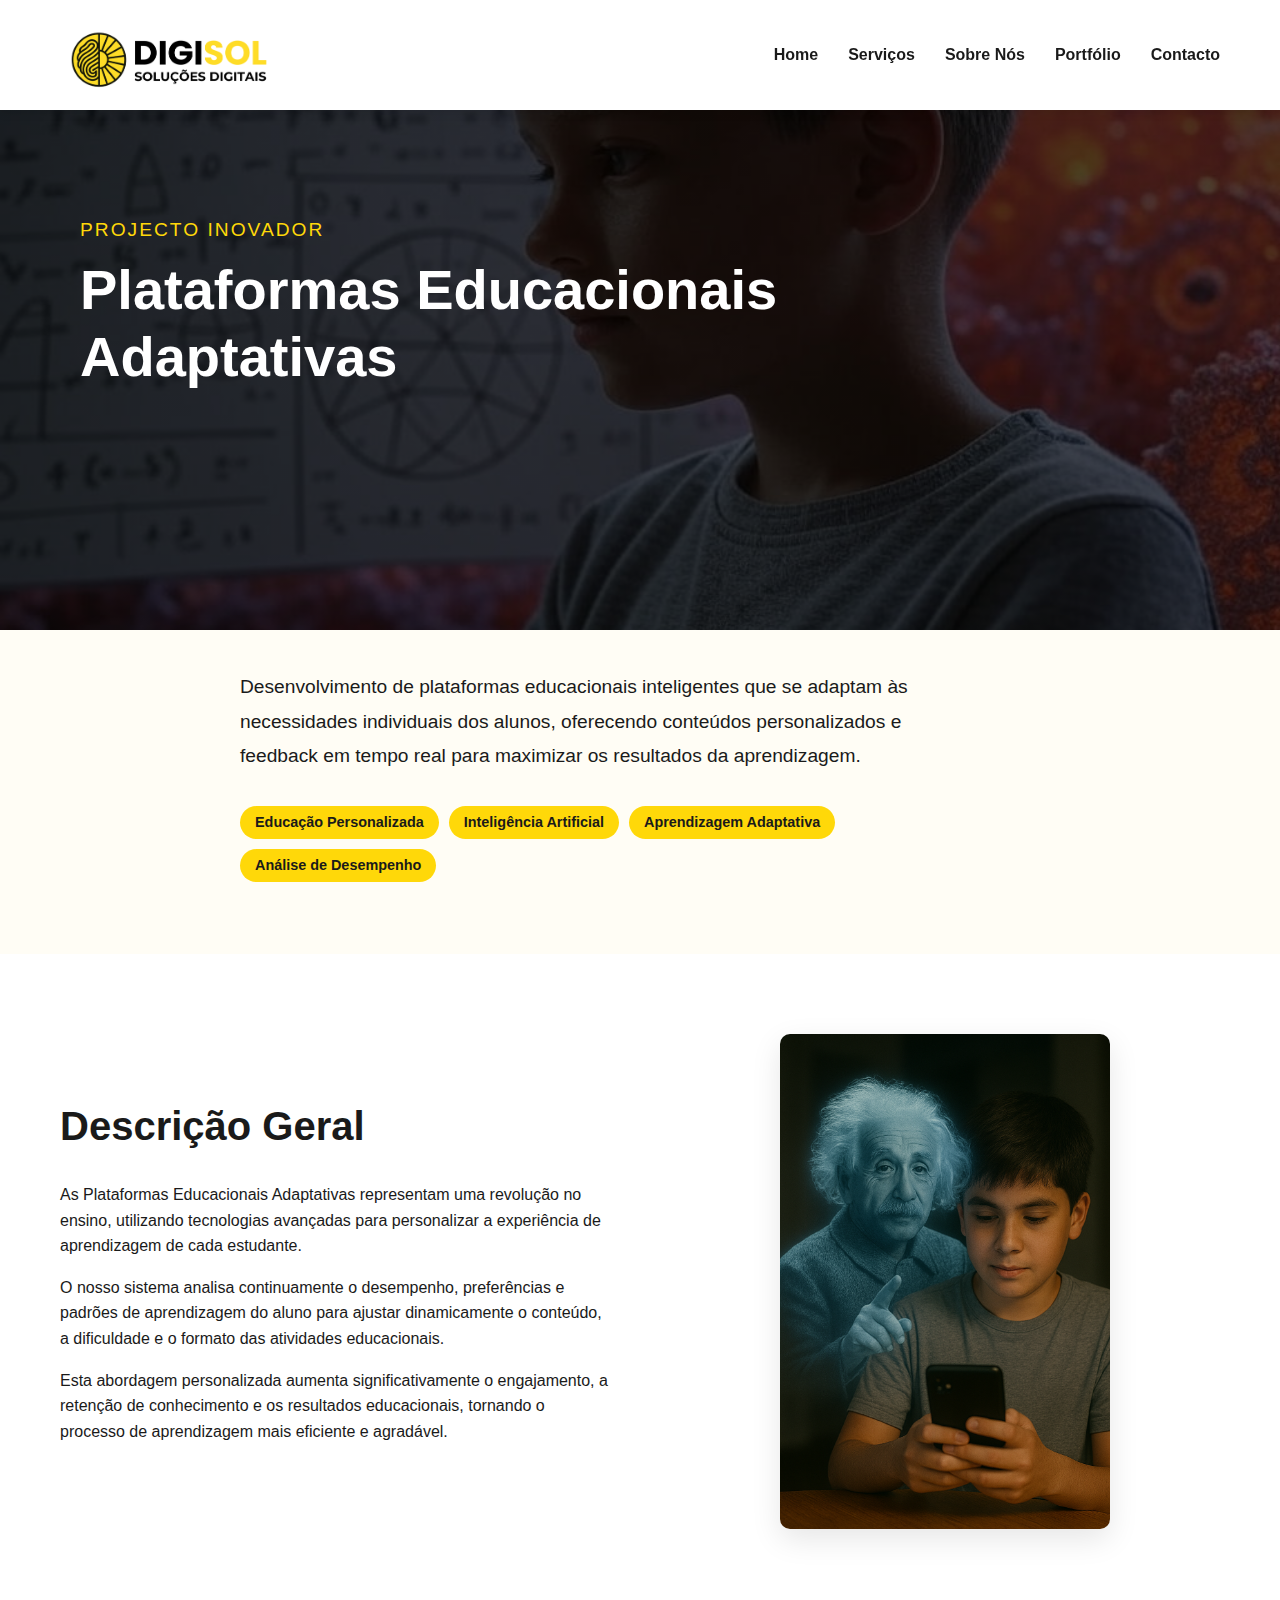
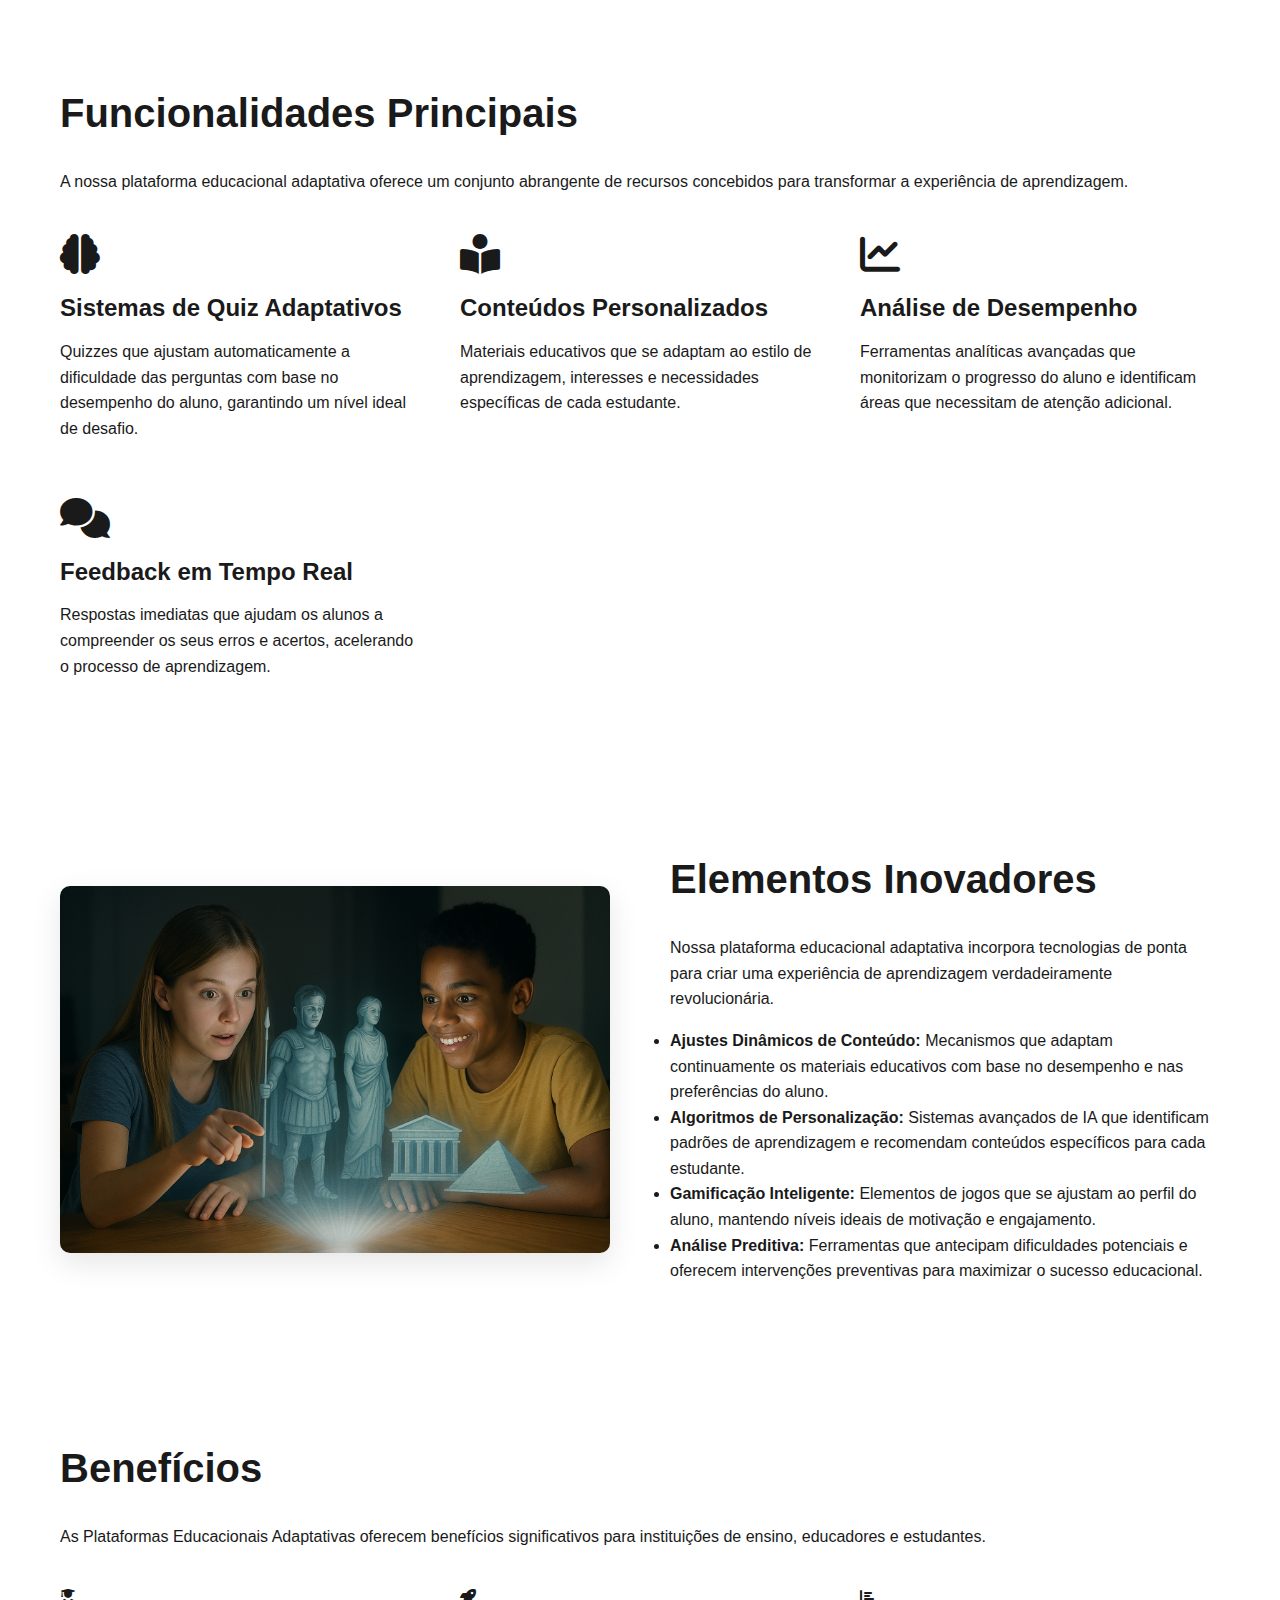
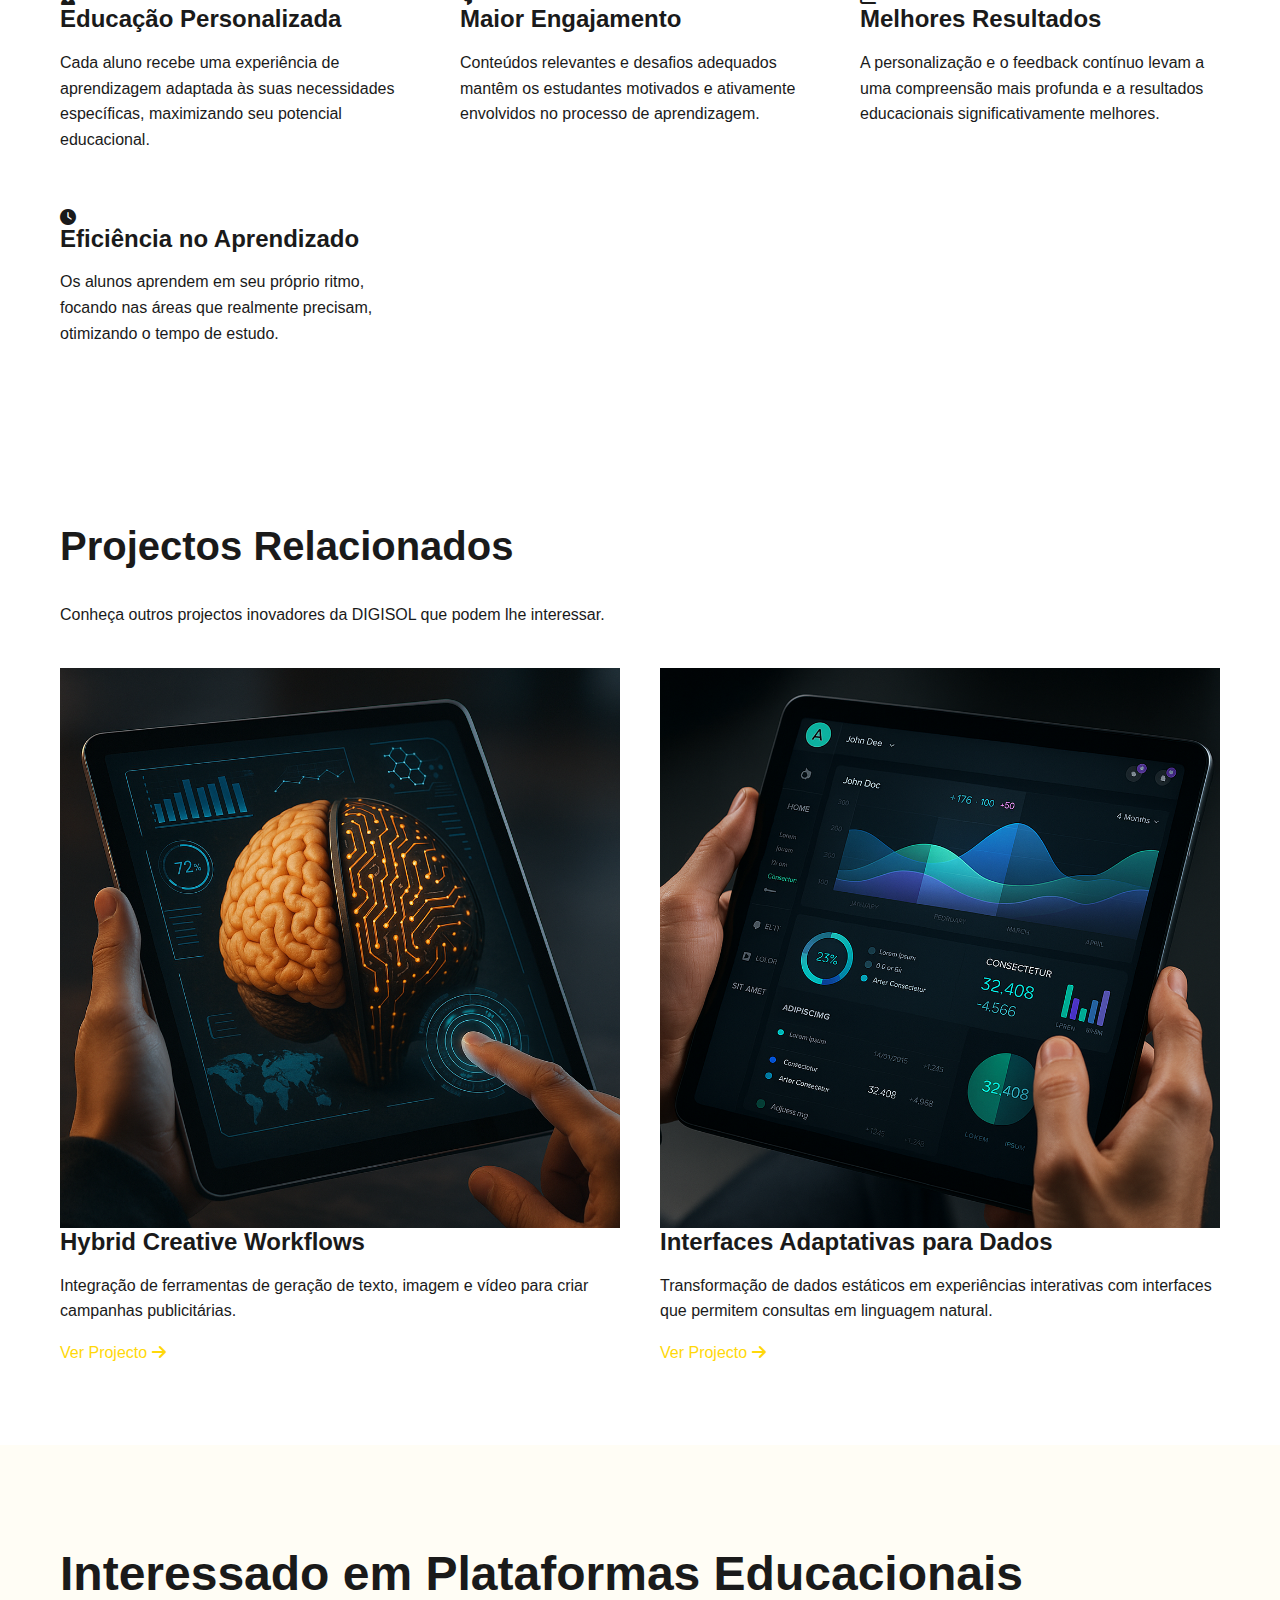
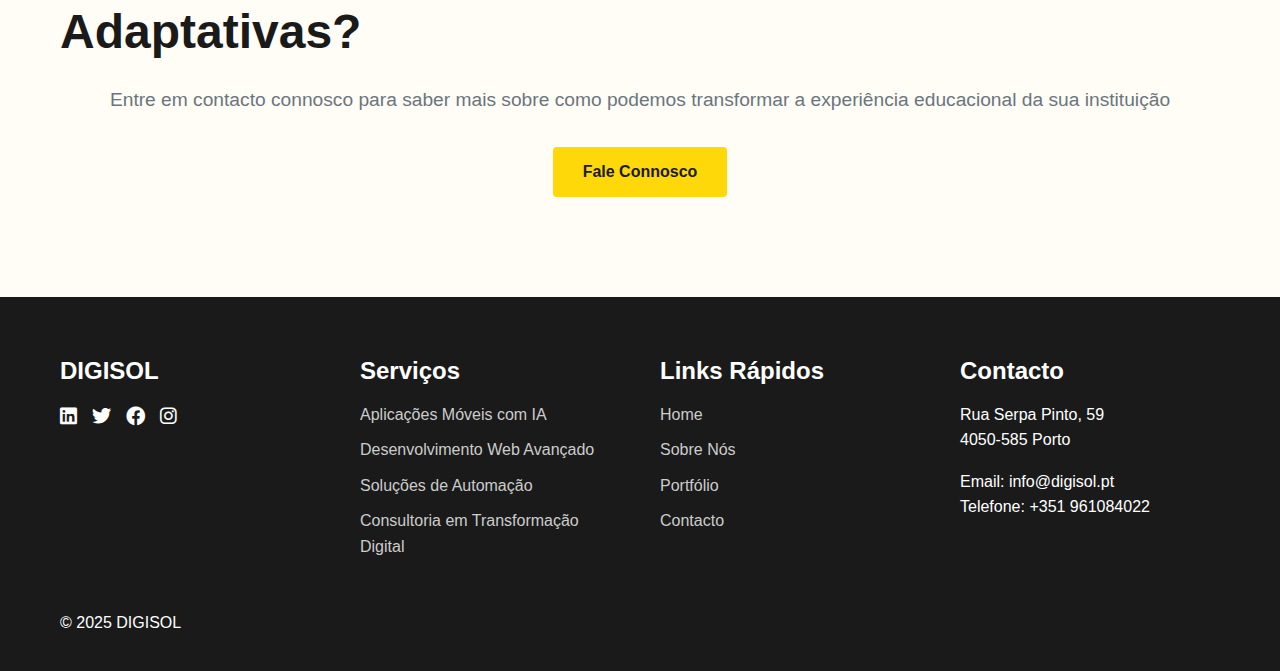
<file: html/projects/plataformas-educacionais.html>
<html lang="pt">
<head>
    <meta charset="UTF-8">
    <meta name="viewport" content="width=device-width, initial-scale=1.0">
    <title>Plataformas Educacionais Adaptativas com IA | DIGISOL</title>
    <meta name="description" content="Plataformas educacionais inteligentes que se adaptam às necessidades individuais dos alunos, oferecendo conteúdos personalizados e feedback em tempo real para maximizar os resultados da aprendizagem.">
    <meta name="keywords" content="plataformas educacionais, educação personalizada, inteligência artificial, aprendizagem adaptativa, análise de desempenho, Portugal">
    <meta name="author" content="DIGISOL">
    <meta name="robots" content="index, follow">
    <meta property="og:title" content="Plataformas Educacionais Adaptativas com IA | DIGISOL">
    <meta property="og:description" content="Plataformas educacionais inteligentes com IA que se adaptam às necessidades individuais dos alunos, oferecendo conteúdos personalizados.">
    <meta property="og:image" content="../images/aikid.jpeg">
    <meta property="og:url" content="https://digisol.pt/projects/plataformas-educacionais.html">
    <meta property="og:type" content="website">
    <meta name="twitter:card" content="summary_large_image">
    <meta name="twitter:title" content="Plataformas Educacionais Adaptativas com IA | DIGISOL">
    <meta name="twitter:description" content="Plataformas educacionais inteligentes com IA que se adaptam às necessidades individuais dos alunos.">
    <meta name="twitter:image" content="../images/aikid.jpeg">
    <link rel="canonical" href="https://digisol.pt/projects/plataformas-educacionais.html">
    <link rel="stylesheet" href="../css/styles.css">
    <link rel="stylesheet" href="../css/project-pages.css">
    <link rel="stylesheet" href="https://cdnjs.cloudflare.com/ajax/libs/font-awesome/6.0.0-beta3/css/all.min.css">
    <!-- Favicon -->
    <link rel="icon" href="../images/favicon.ico" type="image/x-icon">
    <link rel="shortcut icon" href="../images/favicon.ico" type="image/x-icon">
    <style>
        /* Project-specific background */
        .project-hero {
            background: linear-gradient(rgba(0, 0, 0, 0.7), rgba(0, 0, 0, 0.7)), url('../images/aikid.jpeg');
            background-size: cover;
            background-position: center;
        }
    </style>
</head>
<body>
    <!-- Header -->
    <header>
        <div class="container">
            <div class="logo">
                <a href="../index.html">
                    <img src="../images/logo_dg.png" alt="DIGISOL Logo" class="logo-img">
                </a>
            </div>
            <nav>
                <ul>
                    <li><a href="../index.html">Home</a></li>
                    <li><a href="../services.html">Serviços</a></li>
                    <li><a href="../about.html">Sobre Nós</a></li>
                    <li><a href="../portfolio.html">Portfólio</a></li>
                    <li><a href="../contact.html">Contacto</a></li>
                </ul>
            </nav>
            <div class="mobile-menu-toggle">
                <i class="fas fa-bars"></i>
            </div>
        </div>
    </header>

    <!-- Project Hero Section -->
    <section class="project-hero">
        <div class="container">
            <div class="project-hero-content">
                <span class="hero-label">Projecto Inovador</span>
                <h1>Plataformas Educacionais Adaptativas</h1>
            </div>
        </div>
    </section>

    <!-- Project Description Section -->
    <section class="project-description">
        <div class="container">
            <div class="project-description-content">
                <p>Desenvolvimento de plataformas educacionais inteligentes que se adaptam às necessidades individuais dos alunos, oferecendo conteúdos personalizados e feedback em tempo real para maximizar os resultados da aprendizagem.</p>
                <div class="project-tags">
                    <span class="project-tag">Educação Personalizada</span>
                    <span class="project-tag">Inteligência Artificial</span>
                    <span class="project-tag">Aprendizagem Adaptativa</span>
                    <span class="project-tag">Análise de Desempenho</span>
                </div>
            </div>
        </div>
    </section>

    <!-- Project Overview Section -->
    <section class="project-overview">
        <div class="container">
            <div class="project-overview-grid">
                <div class="project-overview-content">
                    <h2>Descrição Geral</h2>
                    <p>As Plataformas Educacionais Adaptativas representam uma revolução no ensino, utilizando tecnologias avançadas para personalizar a experiência de aprendizagem de cada estudante.</p>
                    <p>O nosso sistema analisa continuamente o desempenho, preferências e padrões de aprendizagem do aluno para ajustar dinamicamente o conteúdo, a dificuldade e o formato das atividades educacionais.</p>
                    <p>Esta abordagem personalizada aumenta significativamente o engajamento, a retenção de conhecimento e os resultados educacionais, tornando o processo de aprendizagem mais eficiente e agradável.</p>
                </div>
                <div class="project-overview-image">
                    <img src="../images/einstein.png" alt="Plataformas Educacionais Adaptativas" style="width: 60%; max-width: 60%; display: block; margin: 0 auto;">
                </div>
            </div>
        </div>
    </section>

    <!-- Project Features Section -->
    <section class="project-features">
        <div class="container">
            <h2>Funcionalidades Principais</h2>
            <p class="text-center">A nossa plataforma educacional adaptativa oferece um conjunto abrangente de recursos concebidos para transformar a experiência de aprendizagem.</p>
            
            <div class="features-grid">
                <div class="feature-item">
                    <div class="feature-icon">
                        <i class="fas fa-brain"></i>
                    </div>
                    <h3>Sistemas de Quiz Adaptativos</h3>
                    <p>Quizzes que ajustam automaticamente a dificuldade das perguntas com base no desempenho do aluno, garantindo um nível ideal de desafio.</p>
                </div>
                
                <div class="feature-item">
                    <div class="feature-icon">
                        <i class="fas fa-book-reader"></i>
                    </div>
                    <h3>Conteúdos Personalizados</h3>
                    <p>Materiais educativos que se adaptam ao estilo de aprendizagem, interesses e necessidades específicas de cada estudante.</p>
                </div>
                
                <div class="feature-item">
                    <div class="feature-icon">
                        <i class="fas fa-chart-line"></i>
                    </div>
                    <h3>Análise de Desempenho</h3>
                    <p>Ferramentas analíticas avançadas que monitorizam o progresso do aluno e identificam áreas que necessitam de atenção adicional.</p>
                </div>
                
                <div class="feature-item">
                    <div class="feature-icon">
                        <i class="fas fa-comments"></i>
                    </div>
                    <h3>Feedback em Tempo Real</h3>
                    <p>Respostas imediatas que ajudam os alunos a compreender os seus erros e acertos, acelerando o processo de aprendizagem.</p>
                </div>
            </div>
        </div>
    </section>

    <!-- Project Innovation Section -->
    <section class="project-innovation">
        <div class="container">
            <div class="innovation-grid">
                <div class="innovation-image">
                    <img src="../images/children_history.png" alt="Inovação em Plataformas Educacionais" style="width: 100%; max-width: 100%; display: block;">
                </div>
                <div class="innovation-content">
                    <h2>Elementos Inovadores</h2>
                    <p>Nossa plataforma educacional adaptativa incorpora tecnologias de ponta para criar uma experiência de aprendizagem verdadeiramente revolucionária.</p>
                    <ul>
                        <li><strong>Ajustes Dinâmicos de Conteúdo:</strong> Mecanismos que adaptam continuamente os materiais educativos com base no desempenho e nas preferências do aluno.</li>
                        <li><strong>Algoritmos de Personalização:</strong> Sistemas avançados de IA que identificam padrões de aprendizagem e recomendam conteúdos específicos para cada estudante.</li>
                        <li><strong>Gamificação Inteligente:</strong> Elementos de jogos que se ajustam ao perfil do aluno, mantendo níveis ideais de motivação e engajamento.</li>
                        <li><strong>Análise Preditiva:</strong> Ferramentas que antecipam dificuldades potenciais e oferecem intervenções preventivas para maximizar o sucesso educacional.</li>
                    </ul>
                </div>
            </div>
        </div>
    </section>

    <!-- Project Value Section -->
    <section class="project-value">
        <div class="container">
            <h2>Benefícios</h2>
            <p class="text-center">As Plataformas Educacionais Adaptativas oferecem benefícios significativos para instituições de ensino, educadores e estudantes.</p>
            
            <div class="value-grid">
                <div class="value-item">
                    <div class="value-icon">
                        <i class="fas fa-user-graduate"></i>
                    </div>
                    <h3>Educação Personalizada</h3>
                    <p>Cada aluno recebe uma experiência de aprendizagem adaptada às suas necessidades específicas, maximizando seu potencial educacional.</p>
                </div>
                
                <div class="value-item">
                    <div class="value-icon">
                        <i class="fas fa-rocket"></i>
                    </div>
                    <h3>Maior Engajamento</h3>
                    <p>Conteúdos relevantes e desafios adequados mantêm os estudantes motivados e ativamente envolvidos no processo de aprendizagem.</p>
                </div>
                
                <div class="value-item">
                    <div class="value-icon">
                        <i class="fas fa-chart-bar"></i>
                    </div>
                    <h3>Melhores Resultados</h3>
                    <p>A personalização e o feedback contínuo levam a uma compreensão mais profunda e a resultados educacionais significativamente melhores.</p>
                </div>
                
                <div class="value-item">
                    <div class="value-icon">
                        <i class="fas fa-clock"></i>
                    </div>
                    <h3>Eficiência no Aprendizado</h3>
                    <p>Os alunos aprendem em seu próprio ritmo, focando nas áreas que realmente precisam, otimizando o tempo de estudo.</p>
                </div>
            </div>
        </div>
    </section>

    <!-- Related Projects Section -->
    <section class="related-projects">
        <div class="container">
            <h2>Projectos Relacionados</h2>
            <p class="text-center">Conheça outros projectos inovadores da DIGISOL que podem lhe interessar.</p>
            
            <div class="related-grid">
                <div class="related-item">
                    <div class="related-image">
                        <img src="../images/brainapp.png" alt="Hybrid Creative Workflows">
                    </div>
                    <div class="related-content">
                        <h3>Hybrid Creative Workflows</h3>
                        <p>Integração de ferramentas de geração de texto, imagem e vídeo para criar campanhas publicitárias.</p>
                        <a href="hybrid-creative.html" class="view-project-btn">Ver Projecto <i class="fas fa-arrow-right"></i></a>
                    </div>
                </div>
                
                <div class="related-item">
                    <div class="related-image">
                        <img src="../images/mobile3.png" alt="Interfaces Adaptativas para Dados">
                    </div>
                    <div class="related-content">
                        <h3>Interfaces Adaptativas para Dados</h3>
                        <p>Transformação de dados estáticos em experiências interativas com interfaces que permitem consultas em linguagem natural.</p>
                        <a href="interfaces-adaptativas.html" class="view-project-btn">Ver Projecto <i class="fas fa-arrow-right"></i></a>
                    </div>
                </div>
                

            </div>
        </div>
    </section>

    <!-- CTA Section -->
    <section class="cta-section">
        <div class="container">
            <div class="cta-content">
                <h2>Interessado em Plataformas Educacionais Adaptativas?</h2>
                <p>Entre em contacto connosco para saber mais sobre como podemos transformar a experiência educacional da sua instituição</p>
                <a href="../contact.html" class="btn primary-btn">Fale Connosco</a>
            </div>
        </div>
    </section>

    <!-- Footer -->
    <footer>
        <div class="container">
            <div class="footer-grid">
                <div class="footer-col">
                    <h3>DIGISOL</h3>

                    <div class="social-links">
                        <a href="#"><i class="fab fa-linkedin"></i></a>
                        <a href="#"><i class="fab fa-twitter"></i></a>
                        <a href="#"><i class="fab fa-facebook"></i></a>
                        <a href="#"><i class="fab fa-instagram"></i></a>
                    </div>
                </div>
                <div class="footer-col">
                    <h3>Serviços</h3>
                    <ul>
                        <li><a href="../services.html">Aplicações Móveis com IA</a></li>
                        <li><a href="../services.html">Desenvolvimento Web Avançado</a></li>
                        <li><a href="../services.html">Soluções de Automação</a></li>
                        <li><a href="../services.html">Consultoria em Transformação Digital</a></li>
                    </ul>
                </div>
                <div class="footer-col">
                    <h3>Links Rápidos</h3>
                    <ul>
                        <li><a href="../index.html">Home</a></li>
                        <li><a href="../about.html">Sobre Nós</a></li>
                        <li><a href="../portfolio.html">Portfólio</a></li>
                        <li><a href="../contact.html">Contacto</a></li>
                    </ul>
                </div>
                <div class="footer-col">
                    <h3>Contacto</h3>
                    <p>Rua Serpa Pinto, 59<br>4050-585 Porto</p>
                    <p>Email: info@digisol.pt<br>Telefone: +351 961084022</p>
                </div>
            </div>
            <div class="footer-bottom">
                <p>&copy; 2025 DIGISOL</p>
            </div>
        </div>
    </footer>

    <script>
        // Mobile menu toggle
        document.querySelector('.mobile-menu-toggle').addEventListener('click', function() {
            document.querySelector('nav ul').classList.toggle('show');
        });
    </script>
</body>
</html>
</file>
<file: html/css/styles.css>
/* Global Styles */
:root {
    --primary-color: #ffd809; /* Main yellow color */
    --secondary-color: #ffed4a; /* Lighter yellow for hover states */
    --dark-color: #1a1a1a; /* Dark color for text */
    --light-color: #fffdf5; /* Light yellow-tinted background */
    --gray-color: #6c757d; /* Gray for secondary text */
    --border-color: #e9ecef; /* Light gray for borders */
}

/* Add accent color to various elements */
.service-icon {
    color: var(--accent-color);
}

.feature-icon {
    color: var(--accent-color);
}

.service-text ul li:before {
    color: var(--accent-color);
}

/* Update the logo SVG to include the yellow accent */
* {
    margin: 0;
    padding: 0;
    box-sizing: border-box;
}

body {
    font-family: 'Arial', sans-serif;
    line-height: 1.6;
    color: var(--dark-color);
    background-color: #fff;
}

.container {
    width: 100%;
    max-width: 1200px;
    margin: 0 auto;
    padding: 0 20px;
}

a {
    text-decoration: none;
    color: var(--primary-color);
    transition: all 0.3s ease;
}

a:hover {
    color: var(--secondary-color);
}

h1, h2, h3, h4, h5, h6 {
    font-weight: 700;
    line-height: 1.2;
    margin-bottom: 1rem;
}

h1 {
    font-size: 3rem;
}

h2 {
    font-size: 2.5rem;
    text-align: center;
    margin-bottom: 2rem;
}

h3 {
    font-size: 1.5rem;
}

p {
    margin-bottom: 1rem;
}

img {
    max-width: 100%;
    height: auto;
}

.btn {
    display: inline-block;
    padding: 12px 30px;
    border-radius: 4px;
    font-weight: 600;
    text-align: center;
    cursor: pointer;
    transition: all 0.3s ease;
}

.primary-btn {
    background-color: var(--primary-color);
    color: var(--dark-color);
    font-weight: 700;
}

.primary-btn:hover {
    background-color: var(--secondary-color);
    color: var(--dark-color);
}

.secondary-btn {
    background-color: transparent;
    border: 2px solid var(--primary-color);
    color: var(--primary-color);
}

.secondary-btn:hover {
    background-color: var(--primary-color);
    color: white;
}

/* Header Styles */
header {
    background-color: white;
    box-shadow: 0 2px 10px rgba(0, 0, 0, 0.1);
    position: fixed;
    width: 100%;
    top: 0;
    z-index: 1000;
}

header .container {
    display: flex;
    justify-content: space-between;
    align-items: center;
    padding: 15px 20px;
}

.logo a {
    display: flex;
    align-items: center;
}

.logo-img {
    height: 80px;
    width: auto;
}

nav ul {
    display: flex;
    list-style: none;
}

nav ul li {
    margin-left: 30px;
}

nav ul li a {
    color: var(--dark-color);
    font-weight: 600;
}

nav ul li a:hover {
    color: var(--primary-color);
}

.mobile-menu-toggle {
    display: none;
    font-size: 1.5rem;
    cursor: pointer;
}

/* Hero Section */
.hero {
    color: white;
    padding: 0;
    text-align: center;
    position: relative;
    overflow: hidden;
    height: 100vh;
    display: flex;
    align-items: center;
    justify-content: center;
}

/* Standard responsive headings for all pages */
.responsive-heading {
    font-size: 5rem;
    margin-bottom: 30px;
    font-weight: 700;
}

.hero-subtitle {
    font-size: 1.5rem;
    line-height: 1.6;
    max-width: 800px;
    margin: 0 auto 2rem auto;
    white-space: normal !important;
}

.hero::before {
    content: '';
    position: absolute;
    top: 0;
    left: 0;
    right: 0;
    bottom: 0;
    background: radial-gradient(circle at center, rgba(255, 216, 9, 0.2), transparent 70%);
    animation: glow 4s infinite alternate;
}

.hero-content {
    position: relative;
    z-index: 2;
    max-width: 800px;
    margin: 0 auto;
}

.hero h1 {
    font-size: 3.8rem;
    margin-bottom: 1.5rem;
    text-shadow: 0 2px 4px rgba(0, 0, 0, 0.3);
}

.hero p {
    font-size: 1.4rem;
    margin-bottom: 2.5rem;
    text-shadow: 0 1px 2px rgba(0, 0, 0, 0.3);
}

@keyframes glow {
    from { opacity: 0.4; }
    to { opacity: 0.8; }
}

.hero h1 {
    font-size: 3.5rem;
    margin-bottom: 1.5rem;
}

.hero p {
    font-size: 1.2rem;
    margin-bottom: 2rem;
}

/* Services Overview */
.services-overview {
    padding: 80px 0;
    background-color: var(--light-color);
}

.services-grid {
    display: grid;
    grid-template-columns: repeat(auto-fit, minmax(300px, 1fr));
    gap: 30px;
    margin-top: 40px;
}

.service-card {
    background-color: white;
    border-radius: 8px;
    padding: 30px;
    box-shadow: 0 5px 15px rgba(0, 0, 0, 0.1);
    text-align: center;
    transition: transform 0.3s ease;
}

.service-card:hover {
    transform: translateY(-10px);
}

.service-icon {
    font-size: 3rem;
    color: var(--primary-color);
    margin-bottom: 20px;
}

.learn-more {
    display: inline-block;
    margin-top: 15px;
    font-weight: 600;
}

/* Why Choose Us */
.why-choose-us {
    padding: 80px 0;
}

.features-grid {
    display: grid;
    grid-template-columns: repeat(auto-fit, minmax(250px, 1fr));
    gap: 30px;
    margin-top: 40px;
}

.feature {
    text-align: center;
    padding: 20px;
}

.feature-icon {
    font-size: 2.5rem;
    color: var(--primary-color);
    margin-bottom: 20px;
}

/* Case Studies */
.case-studies {
    padding: 80px 0;
    background-color: var(--light-color);
}

.case-studies-grid {
    display: grid;
    grid-template-columns: repeat(auto-fit, minmax(350px, 1fr));
    gap: 30px;
    margin-top: 40px;
}

.case-study {
    background-color: white;
    border-radius: 8px;
    overflow: hidden;
    box-shadow: 0 5px 15px rgba(0, 0, 0, 0.1);
}

.case-study img {
    width: 100%;
    height: 200px;
    object-fit: cover;
}

.case-study-content {
    padding: 20px;
}

/* CTA Section */
.cta {
    padding: 80px 0;
    background: linear-gradient(rgba(0, 0, 0, 0.6), rgba(0, 0, 0, 0.6)), url('../images/hero-bg.jpg');
    background-size: cover;
    background-position: center;
    color: white;
    text-align: center;
    position: relative;
}

.cta h2 {
    margin-bottom: 1rem;
}

.cta p {
    margin-bottom: 2rem;
    font-size: 1.2rem;
}

/* Footer */
footer {
    background-color: var(--dark-color);
    color: white;
    padding: 60px 0 20px;
}

.footer-grid {
    display: grid;
    grid-template-columns: repeat(auto-fit, minmax(200px, 1fr));
    gap: 40px;
    margin-bottom: 40px;
}

.footer-col h3 {
    color: white;
}

.footer-col ul {
    list-style: none;
    margin-top: 15px;
}

.footer-col ul li {
    margin-bottom: 10px;
}

.footer-col a {
    color: #ccc;
}

.footer-col a:hover {
    color: white;
}

.social-links {
    display: flex;
    gap: 15px;
    margin-top: 20px;
}

.social-links a {
    color: white;
    font-size: 1.2rem;
}

.copyright {
    text-align: center;
    padding-top: 20px;
    border-top: 1px solid rgba(255, 255, 255, 0.1);
}

/* Service Detail Pages */
.service-detail {
    padding: 120px 0 80px;
}

.service-detail:nth-child(even) {
    background-color: var(--light-color);
}

/* Add these new styles */
.services-hero {
    padding: 200px 0 100px;
    background: linear-gradient(rgba(0, 0, 0, 0.3), rgba(0, 0, 0, 0.3)), url('../images/jellyfish-bg.png');
    background-size: cover;
    background-position: center;
    position: relative;
    overflow: hidden;
}

.hero-label {
    display: inline-block;
    font-size: 1.1rem;
    text-transform: uppercase;
    color: var(--accent-color);
    margin-bottom: 1rem;
    letter-spacing: 2px;
}

.service-number {
    font-size: 4rem;
    color: var(--accent-color);
    opacity: 0.5;
    display: block;
    margin-bottom: 1rem;
    font-weight: 700;
}

.service-detail {
    padding: 120px 0;
}

.service-content {
    display: grid;
    grid-template-columns: 1fr 1fr;
    gap: 80px;
    align-items: center;
}

.service-content.reverse {
    direction: rtl;
}

.service-content.reverse .service-text {
    direction: ltr;
}

.service-features {
    list-style: none;
    margin: 2rem 0;
}

.service-features li {
    font-size: 1.1rem;
    margin-bottom: 1rem;
    display: flex;
    align-items: center;
}

.feature-icon {
    color: var(--accent-color);
    margin-right: 1rem;
    font-weight: bold;
}

.service-image img {
    border-radius: 20px;
    box-shadow: 0 20px 40px rgba(0, 0, 0, 0.1);
    width: 100%;
}

.cta-section {
    background: var(--light-color);
    padding: 100px 0;
    text-align: center;
}

.cta-content h2 {
    font-size: 3rem;
    margin-bottom: 1.5rem;
}

.cta-content p {
    font-size: 1.2rem;
    margin-bottom: 2rem;
    color: var(--gray-color);
}

@media (max-width: 992px) {
    .service-content {
        grid-template-columns: 1fr;
        gap: 40px;
    }
    
    .service-content.reverse {
        direction: ltr;
    }
    
    .service-number {
        font-size: 3rem;
    }
    
    .cta-content h2 {
        font-size: 2.5rem;
    }
    
    .hero h1 {
        font-size: 3.5rem;
    }
    
    .projects-grid {
        gap: 60px;
    }
    
    .footer-grid {
        grid-template-columns: repeat(2, 1fr);
    }
    
    .responsive-heading {
        font-size: 4rem;
    }
    
    .hero-subtitle {
        font-size: 1.3rem;
    }
}

@media (max-width: 768px) {
    .mobile-menu-toggle {
        display: block;
    }

    nav ul {
        display: none;
        position: absolute;
        top: 100%;
        left: 0;
        width: 100%;
        background: white;
        flex-direction: column;
        padding: 20px 0;
        box-shadow: 0 2px 10px rgba(0, 0, 0, 0.1);
        z-index: 1000;
    }

    nav ul.active {
        display: flex;
    }

    nav ul li {
        margin: 10px 0;
        text-align: center;
    }

    /* Make hero images responsive on mobile */
    .hero, 
    .about-hero, 
    .portfolio-hero,
    .services-hero,
    .cta,
    [class*="-hero"] {
        background-attachment: scroll !important;
        background-position: center center !important;
        background-size: cover !important;
        height: 100vh !important;
        display: flex !important;
        align-items: center !important;
        justify-content: center !important;
    }

    .service-content {
        grid-template-columns: 1fr;
    }
    
    .service-image {
        order: -1;
    }
    
    .services-grid,
    .features-grid,
    .case-studies-grid {
        grid-template-columns: 1fr;
    }
    
    .hero h1 {
        font-size: 2.2rem;
        text-align: center;
    }
    
    .hero p {
        font-size: 1rem;
        text-align: center;
    }
    
    .hero-content {
        text-align: center;
        margin: 0 auto;
        padding: 0;
        width: 100%;
    }
    
    .responsive-heading {
        font-size: 3rem;
        text-align: center;
    }
    
    .hero-subtitle {
        font-size: 1.1rem;
        text-align: center !important;
        margin: 0 auto 1.5rem auto;
        white-space: normal !important;
    }
    
    .project-item {
        grid-template-columns: 1fr;
    }
    
    .project-item:nth-child(even) {
        direction: ltr;
    }
    
    .footer-grid {
        grid-template-columns: 1fr;
        gap: 30px;
    }
    
    .container {
        padding: 0 15px;
    }
    
    .btn {
        padding: 10px 20px;
    }
}

@media (max-width: 480px) {
    h1 {
        font-size: 2rem;
    }
    
    h2 {
        font-size: 1.8rem;
    }
    
    h3 {
        font-size: 1.3rem;
    }
    
    .hero-content {
        padding: 0;
    }
    
    /* Further optimize hero images for very small screens */
    .hero, 
    .about-hero, 
    .portfolio-hero,
    .services-hero,
    .cta,
    [class*="-hero"] {
        background-position: center center !important;
        background-size: cover !important;
        height: 100vh !important;
        display: flex !important;
        align-items: center !important;
        justify-content: center !important;
    }
    
    .hero h1 {
        font-size: 1.8rem;
    }
    
    .responsive-heading {
        font-size: 2.5rem;
    }
    
    .hero-subtitle {
        font-size: 1rem;
        white-space: normal !important;
    }
    
    .project-number {
        font-size: 2.5rem;
    }
    
    .project-tags {
        flex-direction: column;
        align-items: flex-start;
        gap: 5px;
    }
    
    .service-card,
    .feature-item,
    .case-study {
        padding: 20px;
    }
}

/* Animations */
@keyframes fadeIn {
    from { opacity: 0; transform: translateY(20px); }
    to { opacity: 1; transform: translateY(0); }
}

.service-card,
.feature,
.case-study {
    animation: fadeIn 0.6s ease-out forwards;
}
</file>
<file: html/css/project-pages.css>
/* Project detail pages responsive styling */
.project-hero {
    background-size: cover;
    background-position: center;
    color: white;
    height: 70vh;
    display: flex;
    align-items: center;
    justify-content: center;
    padding: 0 20px;
    text-align: left;
}

.project-hero-content {
    position: relative;
    z-index: 1;
    max-width: 800px;
    text-align: left !important;
    width: 100%;
    display: flex;
    flex-direction: column;
    align-items: flex-start !important;
    justify-content: center !important;
    margin-left: 0 !important;
    margin-right: auto !important;
    padding-left: 20px;
}

.project-hero h1 {
    font-size: 3.5rem;
    margin-bottom: 1.5rem;
    font-weight: 700;
    line-height: 1.2;
    max-width: 90%;
    text-align: left !important;
}

.hero-label {
    text-align: left !important;
    display: block;
    margin-bottom: 10px;
    font-size: 1.2rem;
    font-weight: 500;
    color: var(--primary-color);
}

/* Mobile responsiveness for project hero sections */
@media (max-width: 768px) {
    .project-hero {
        height: 60vh;
        padding: 0 15px;
    }
    
    .project-hero-content {
        padding-left: 10px;
    }
    
    .project-hero h1 {
        font-size: 2.8rem;
        margin-bottom: 1rem;
    }
    
    .hero-label {
        font-size: 1rem;
    }
}

@media (max-width: 480px) {
    .project-hero {
        height: 50vh;
        padding: 0 10px;
    }
    
    .project-hero-content {
        padding-left: 5px;
    }
    
    .project-hero h1 {
        font-size: 2.2rem;
        margin-bottom: 0.8rem;
        max-width: 100%;
    }
}

.project-description {
    padding: 40px 0;
    background-color: var(--light-color);
}

.project-description-content {
    max-width: 800px;
    margin: 0 auto;
    text-align: left;
}

.project-description p {
    font-size: 1.2rem;
    margin-bottom: 2rem;
    line-height: 1.8;
    max-width: 700px;
    margin-left: 0;
    margin-right: 0;
}

.project-tags {
    display: flex;
    flex-wrap: wrap;
    gap: 10px;
    margin-bottom: 2rem;
    justify-content: flex-start;
    align-items: flex-start;
    max-width: 90%;
}

.project-tag {
    background-color: var(--primary-color);
    color: var(--dark-color);
    padding: 5px 15px;
    border-radius: 20px;
    font-size: 0.9rem;
    font-weight: 600;
}

/* Common project page section styling */
.project-overview,
.project-features,
.project-innovation,
.project-value,
.project-gallery,
.related-projects,
.innovation-section,
.features-section,
.value-section,
.gallery-section {
    padding: 80px 0;
}

/* Override text-center class in project pages */
.project-overview p,
.project-features p,
.project-innovation p,
.project-value p,
.project-gallery p,
.related-projects p,
.innovation-section p,
.features-section p,
.value-section p,
.gallery-section p,
section h2,
section h3,
.text-center,
.container > h2,
.container > p {
    text-align: left !important;
}

/* Grid layouts */
.project-overview-grid,
.innovation-grid,
.overview-grid {
    display: grid;
    grid-template-columns: 1fr 1fr;
    gap: 60px;
    align-items: center;
}

/* Feature grids */
.feature-list,
.features-grid,
.value-grid,
.gallery-grid,
.related-grid {
    display: grid;
    grid-template-columns: repeat(auto-fit, minmax(300px, 1fr));
    gap: 40px;
    margin-top: 40px;
}

/* Images in project pages */
.project-overview-image img,
.innovation-image img,
.overview-image img,
.gallery-item img {
    border-radius: 10px;
    box-shadow: 0 10px 30px rgba(0, 0, 0, 0.1);
    transition: transform 0.3s ease;
}

/* Responsive styles for project pages */
@media (max-width: 992px) {
    .project-hero h1 {
        font-size: 3rem;
    }
    
    .project-overview-grid,
    .innovation-grid,
    .features-grid,
    .overview-grid,
    .value-grid,
    .innovation-grid {
        grid-template-columns: 1fr;
        gap: 40px;
    }
    
    .project-overview-image,
    .innovation-image,
    .overview-image {
        order: -1;
        text-align: left;
    }
    
    .project-overview-image img,
    .innovation-image img,
    .overview-image img {
        max-width: 100%;
        margin-left: 0;
    }
    
    .feature-list,
    .features-grid,
    .gallery-grid,
    .related-grid {
        grid-template-columns: repeat(2, 1fr);
    }
    
    .app-preview {
        flex-direction: column;
        align-items: center;
    }
    
    .video-container {
        width: 100%;
    }
}

@media (max-width: 768px) {
    .project-hero {
        height: auto;
        min-height: 50vh;
        padding: 80px 20px;
    }
    
    .project-hero h1 {
        font-size: 2.5rem;
    }
    
    .project-description p {
        font-size: 1.1rem;
    }
    
    .project-overview,
    .project-features,
    .project-innovation,
    .project-value,
    .project-gallery,
    .related-projects,
    .innovation-section,
    .features-section,
    .value-section,
    .gallery-section {
        padding: 60px 0;
    }
    
    .project-overview-content h2,
    .innovation-content h2,
    .features-content h2,
    .overview-content h2,
    section h2 {
        font-size: 2rem;
        text-align: left;
    }
    
    .project-overview-content h3,
    .innovation-content h3,
    .features-content h3,
    .overview-content h3,
    .feature-item h3,
    .value-item h3,
    .innovation-item h3 {
        font-size: 1.3rem;
        text-align: left;
    }
    
    .project-overview-content p,
    .innovation-content p,
    .features-content p,
    .overview-content p,
    .feature-item p,
    .value-item p,
    .innovation-item p {
        text-align: left;
    }
    
    .project-overview-image img,
    .innovation-image img,
    .overview-image img {
        max-width: 80%;
    }
    
    .feature-list,
    .features-grid,
    .gallery-grid,
    .related-grid {
        grid-template-columns: 1fr;
        gap: 30px;
    }
    
    .feature-item,
    .value-item {
        text-align: left;
        padding: 30px;
    }
    
    .feature-icon,
    .value-icon {
        margin-left: 0;
        margin-right: auto;
    }
    
    .gallery-item img {
        width: 80%;
        margin: 0;
        display: block;
    }
    
    .related-item {
        text-align: left;
    }
}

@media (max-width: 480px) {
    .project-hero {
        height: auto;
        min-height: 40vh;
        padding: 60px 15px;
    }
    
    .project-hero h1 {
        font-size: 2rem;
        margin-bottom: 1rem;
    }
    
    .project-description p {
        font-size: 1rem;
        margin-bottom: 1.5rem;
    }
    
    .project-tags {
        flex-direction: column;
        align-items: flex-start;
        gap: 8px;
    }
    
    .project-overview,
    .project-features,
    .project-innovation,
    .project-value,
    .project-gallery,
    .related-projects,
    .innovation-section,
    .features-section,
    .value-section,
    .gallery-section {
        padding: 40px 0;
    }
    
    .project-overview-content h2,
    .innovation-content h2,
    .features-content h2,
    .overview-content h2,
    section h2 {
        font-size: 1.8rem;
    }
    
    .project-overview-content h3,
    .innovation-content h3,
    .features-content h3,
    .overview-content h3,
    .feature-item h3,
    .value-item h3,
    .innovation-item h3 {
        font-size: 1.2rem;
    }
    
    .project-overview-image img,
    .innovation-image img,
    .overview-image img,
    .gallery-item img {
        max-width: 100%;
    }
    
    .feature-item,
    .value-item {
        padding: 20px;
    }
    
    .app-preview-item img {
        width: 100%;
    }
    
    .video-item video {
        width: 100%;
    }
}
</file>
